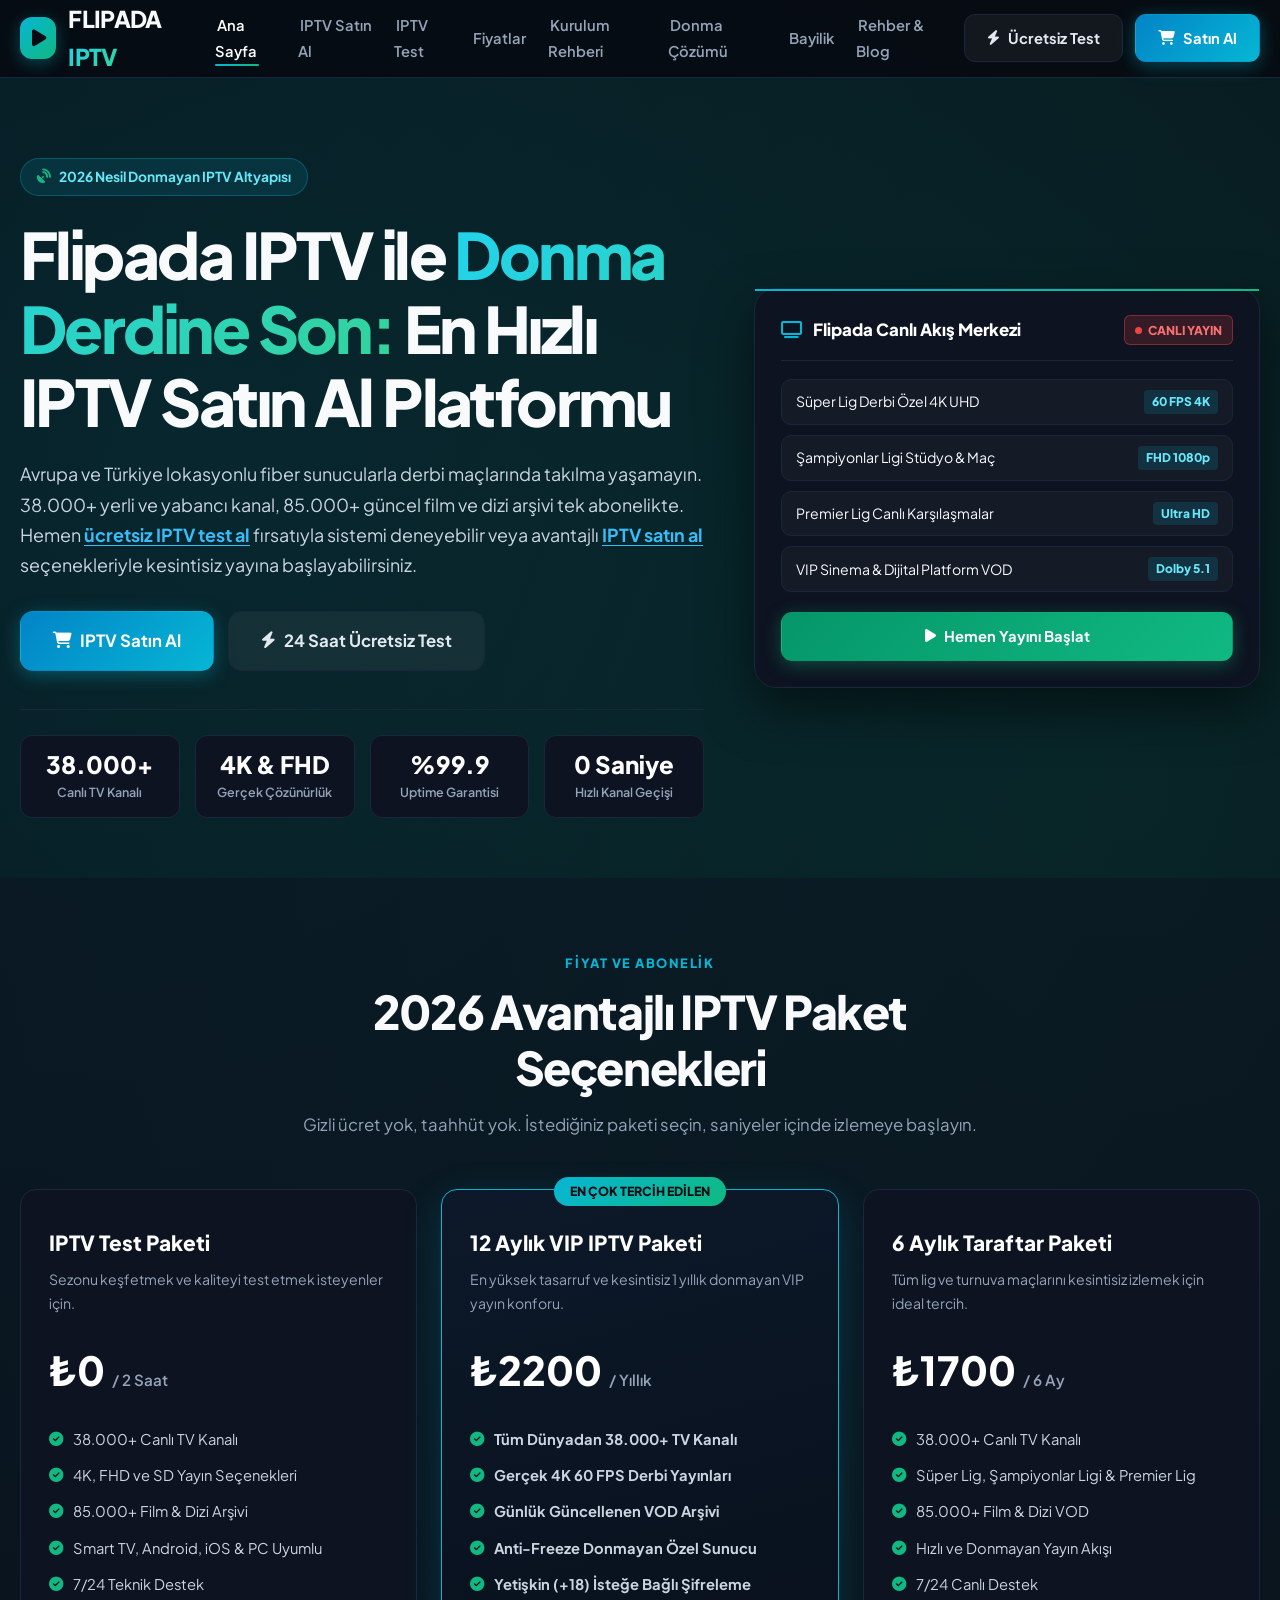
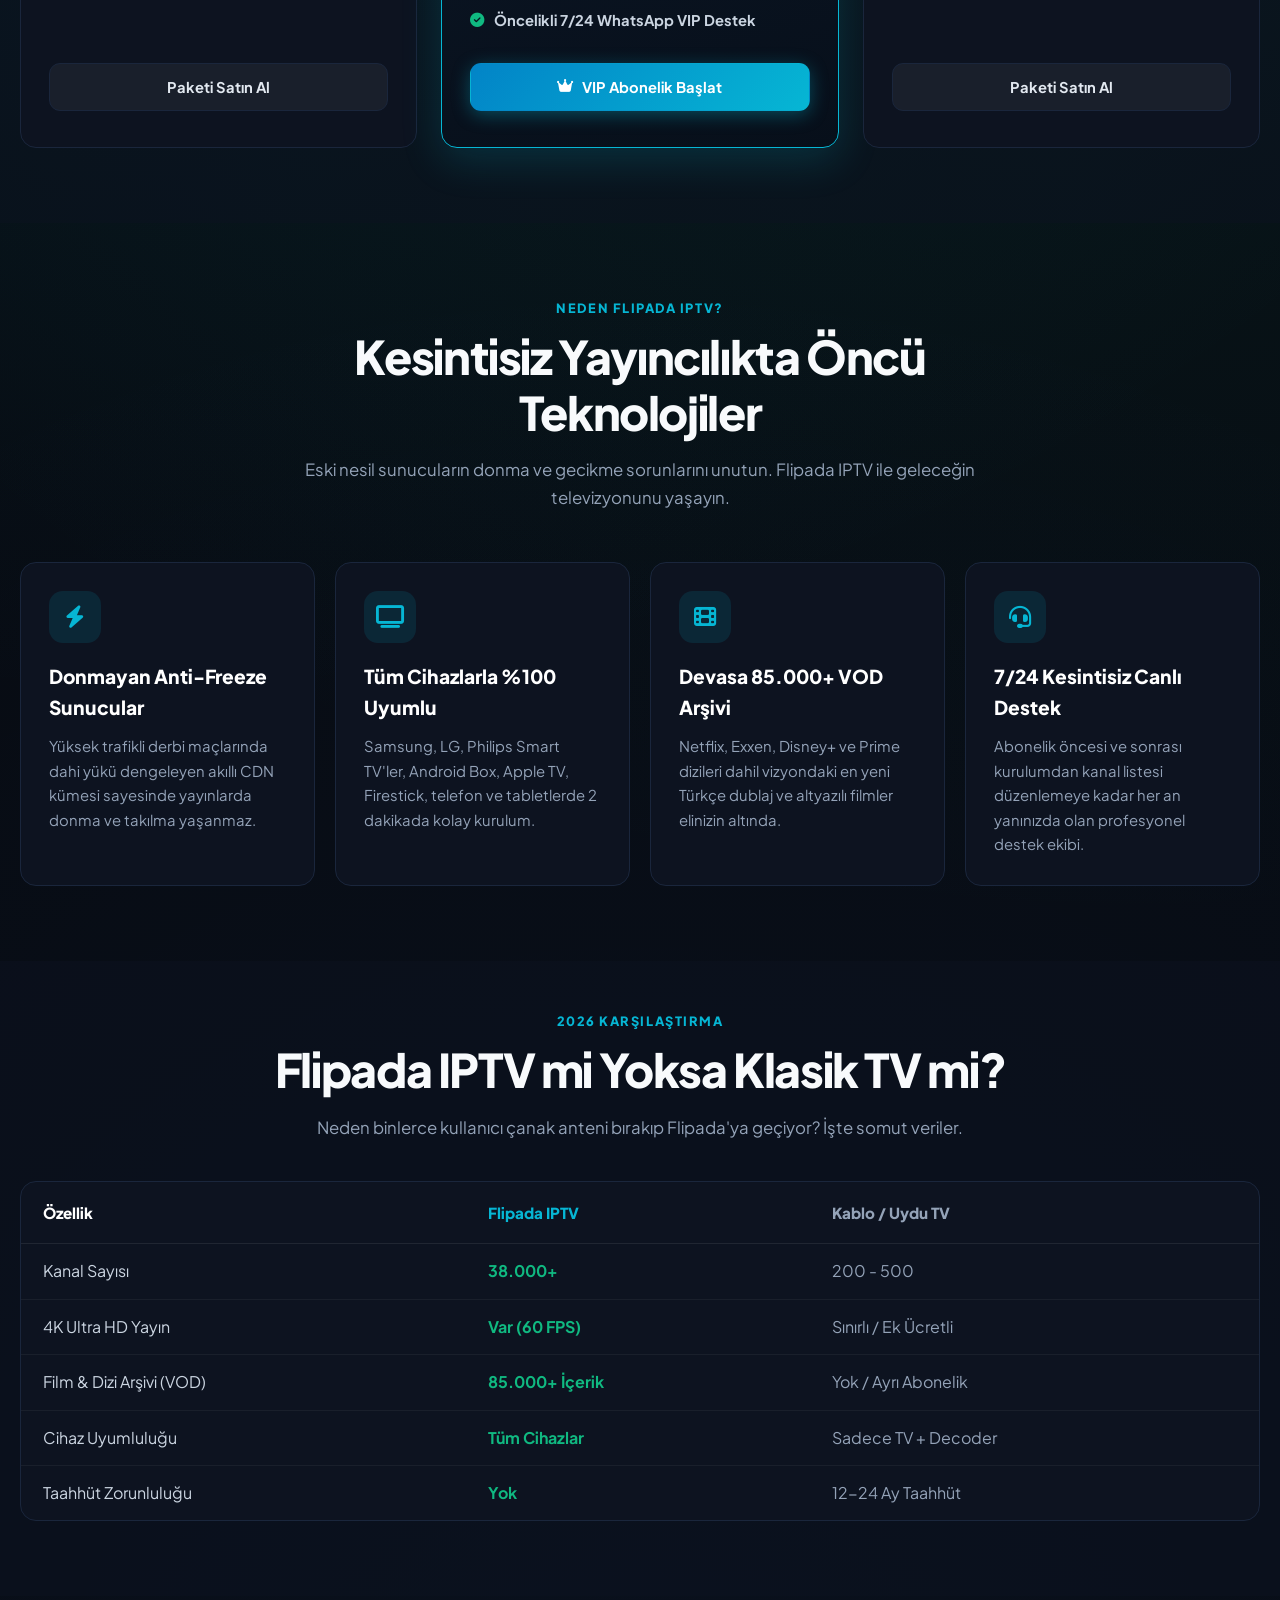
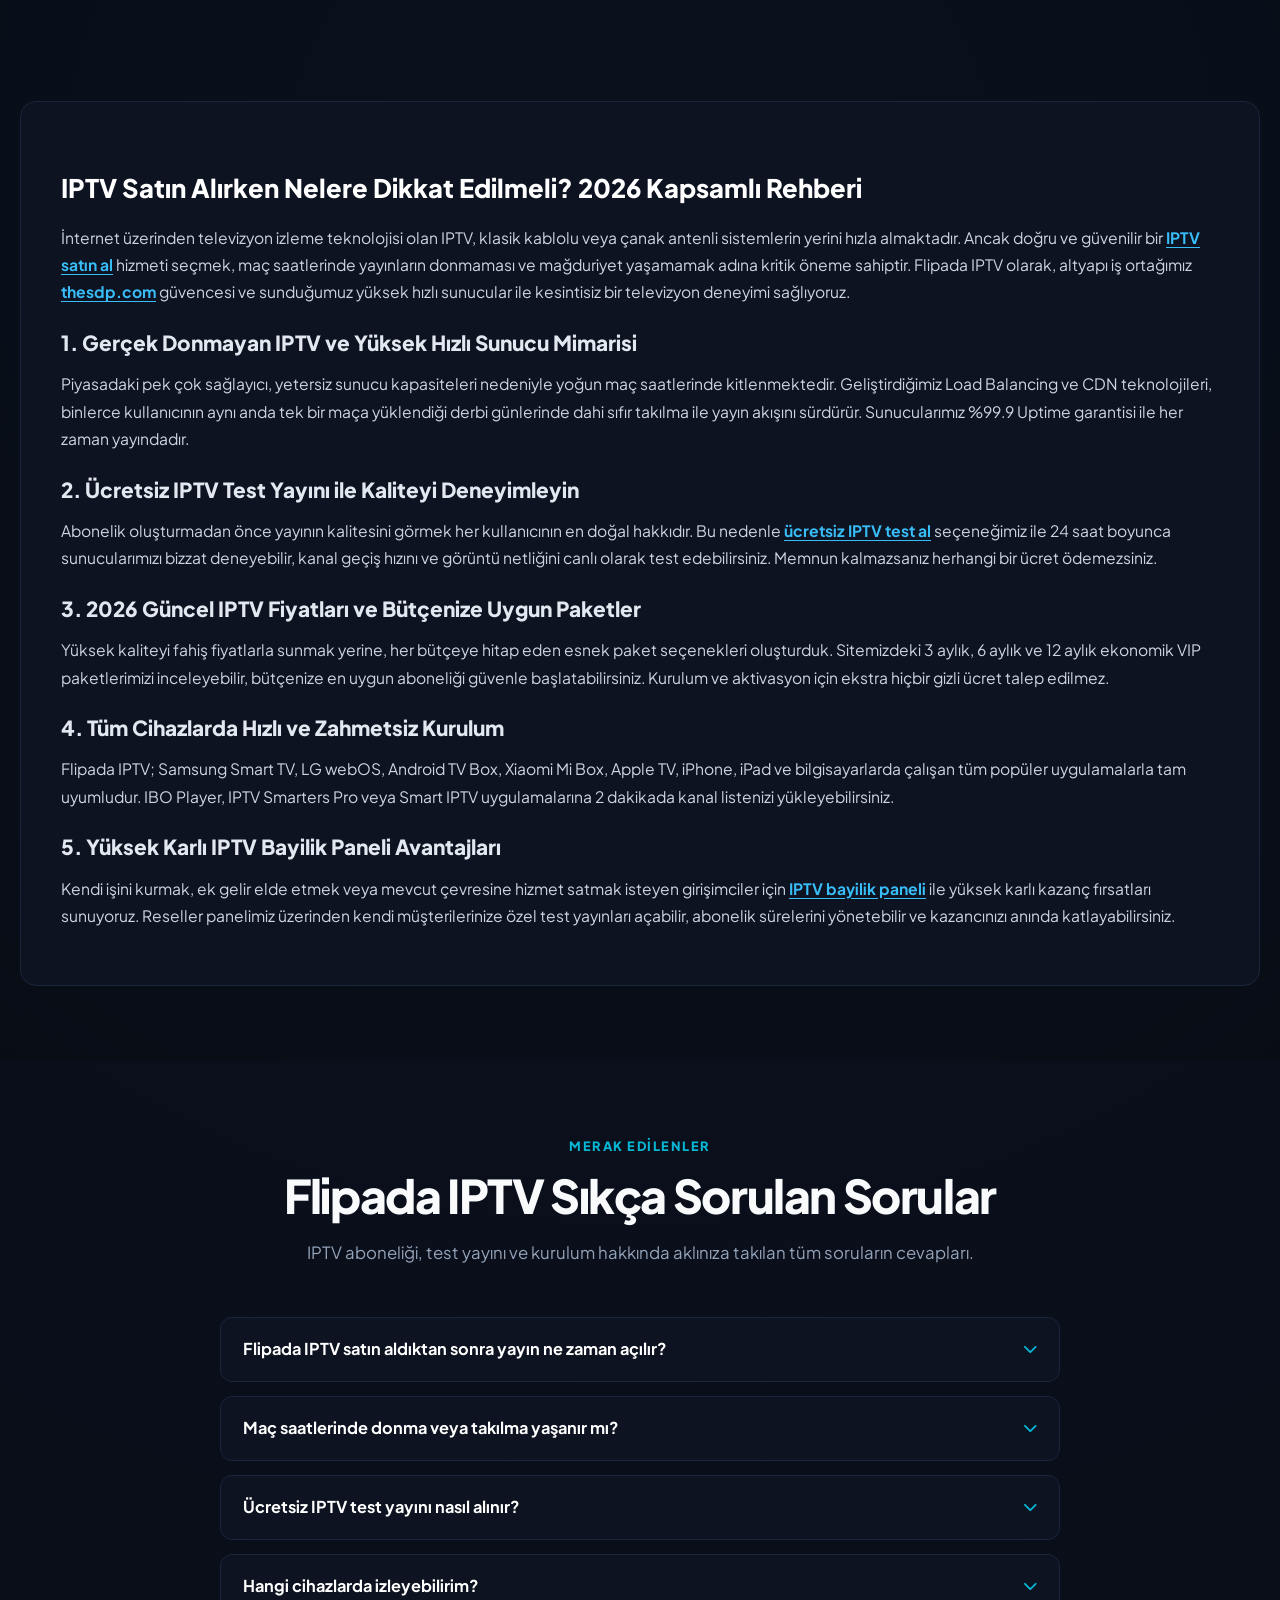
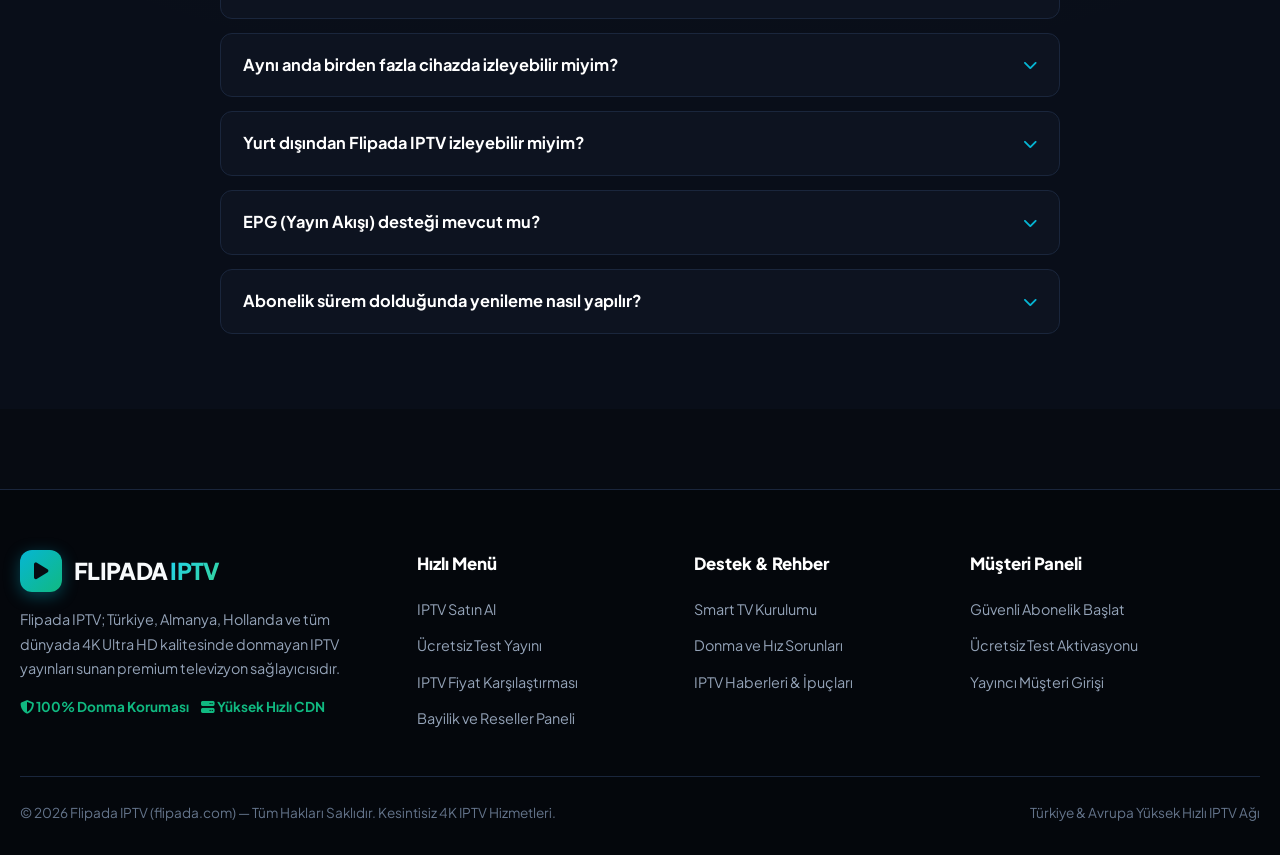
<file: index.html>
<!DOCTYPE html>
<html lang="tr">
<head>
<meta charset="UTF-8">
<meta name="viewport" content="width=device-width, initial-scale=1.0">
<title>IPTV | IPTV Satın Al ve Test Al Hemen İzlemeye Başla - Flipada</title>
<link rel="icon" type="image/svg+xml" href="data:image/svg+xml,<svg xmlns='http://www.w3.org/2000/svg' viewBox='0 0 100 100'><circle cx='50' cy='50' r='50' fill='%2310b981'/><polygon points='38,30 38,70 70,50' fill='%23ffffff'/></svg>">
<meta name="description" content="Flipada IPTV ile maç saatlerinde takılmayan, donmayan IPTV satın al deneyimi! 38.000+ canlı kanal, 4K Ultra HD spor ve sinema yayınları. 24 saat ücretsiz IPTV test yayını hemen al!">
<meta name="keywords" content="iptv, ip tv, iptv satın al, iptv test, donmayan iptv, iptv fiyatları, 4k iptv, türkiye iptv, kaliteli iptv, iptv abonelik, kesintisiz maç yayını">
<meta name="robots" content="index, follow, max-image-preview:large, max-snippet:-1">
<link rel="canonical" href="https://flipada.com/">
<meta property="og:type" content="website">
<meta property="og:locale" content="tr_TR">
<meta property="og:title" content="IPTV | IPTV Satın Al ve Test Al Hemen İzlemeye Başla - Flipada">
<meta property="og:description" content="Flipada IPTV ile maç saatlerinde takılmayan, donmayan IPTV satın al deneyimi! 38.000+ canlı kanal, 4K Ultra HD spor ve sinema yayınları. 24 saat ücretsiz IPTV test yayını hemen al!">
<meta property="og:url" content="https://flipada.com/">
<meta property="og:site_name" content="Flipada IPTV">
<link rel="preconnect" href="https://fonts.googleapis.com">
<link rel="preconnect" href="https://fonts.gstatic.com" crossorigin>
<link href="https://fonts.googleapis.com/css2?family=Plus+Jakarta+Sans:wght@400;500;600;700;800;900&display=swap" rel="stylesheet">
<link rel="stylesheet" href="https://cdnjs.cloudflare.com/ajax/libs/font-awesome/6.5.2/css/all.min.css">
<link rel="stylesheet" href="/style.css">
<script async src="https://www.googletagmanager.com/gtag/js?id=G-ZLDJF1M7FE"></script>
<script>
window.dataLayer = window.dataLayer || [];
function gtag(){dataLayer.push(arguments);}
gtag('js', new Date());
gtag('config', 'G-ZLDJF1M7FE');
</script>
<script type="application/ld+json">
{
"@context": "https://schema.org",
"@type": "FAQPage",
"mainEntity": [
{
"@type": "Question",
"name": "Flipada IPTV satın aldıktan sonra yayın ne zaman açılır?",
"acceptedAnswer": {
"@type": "Answer",
"text": "Ödemeniz onaylandığı anda M3U linkiniz ve Xtream Codes API bilgileriniz otomatik olarak oluşturulur ve WhatsApp ya da e-posta adresinize 2-5 dakika içinde teslim edilir."
}
},
{
"@type": "Question",
"name": "Maç saatlerinde donma veya takılma yaşanır mı?",
"acceptedAnswer": {
"@type": "Answer",
"text": "Hayır. Flipada IPTV, Avrupa genelindeki dağıtık Tier-3 veri merkezlerinde barındırılan anti-freeze sunucular kullanır. Minimum 16 Mbps internet bağlantınız olduğu sürece derbilerde donma yaşamazsınız."
}
},
{
"@type": "Question",
"name": "Ücretsiz IPTV test yayını nasıl alınır?",
"acceptedAnswer": {
"@type": "Answer",
"text": "IPTV Test sayfamızdaki formu doldurarak veya canlı destek hattımızla iletişime geçerek anında 24 saatlik deneme hesabınızı ücretsiz aktive edebilirsiniz."
}
},
{
"@type": "Question",
"name": "Hangi cihazlarda izleyebilirim?",
"acceptedAnswer": {
"@type": "Answer",
"text": "Samsung ve LG Smart TV'ler, tüm Android TV ve TV Box'lar, Apple TV, iOS cihazlar, Windows ve Mac bilgisayarlar dahil tüm platformlarda kesintisiz izleyebilirsiniz."
}
},
{
"@type": "Question",
"name": "Aynı anda birden fazla cihazda izleyebilir miyim?",
"acceptedAnswer": {
"@type": "Answer",
"text": "Standart aboneliklerimiz tek cihaz eşzamanlı izleme içindir. Dilerseniz ek bağlantı opsiyonu ile aynı anda 2 veya daha fazla cihazda izleme paketlerimizi tercih edebilirsiniz."
}
},
{
"@type": "Question",
"name": "Yurt dışından Flipada IPTV izleyebilir miyim?",
"acceptedAnswer": {
"@type": "Answer",
"text": "Evet. Sunucularımız Avrupa lokasyonlu olduğu için Almanya, Hollanda, Fransa ve İngiltere başta olmak üzere tüm Avrupa ülkelerinden 4K kalitesinde kesintisiz yayın izleyebilirsiniz."
}
},
{
"@type": "Question",
"name": "EPG (Yayın Akışı) desteği mevcut mu?",
"acceptedAnswer": {
"@type": "Answer",
"text": "Evet. Kanallarımızın büyük bir bölümünde 7 günlük EPG (Elektronik Program Rehberi) desteği bulunur. Hangi dizinin veya maçın saat kaçta başlayacağını ekranınızdan görebilirsiniz."
}
},
{
"@type": "Question",
"name": "Abonelik sürem dolduğunda yenileme nasıl yapılır?",
"acceptedAnswer": {
"@type": "Answer",
"text": "Abonelik süreniz dolmadan 3 gün önce size otomatik hatırlatma gönderilir. Destek hattımız üzerinden tek tıkla yenileme yapabilir, mevcut kanal listeniz değişmeden izlemeye devam edebilirsiniz."
}
}
]
}
</script>
<script type="application/ld+json">
{
"@context": "https://schema.org",
"@type": "WebSite",
"name": "Flipada IPTV",
"url": "https://flipada.com/",
"potentialAction": {
"@type": "SearchAction",
"target": "https://flipada.com/?q={search_term_string}",
"query-input": "required name=search_term_string"
}
}
</script>
<style>
:root {
--bg: #070b12;
--surface: #0d1320;
--surface-hover: #131c2e;
--surface-border: #1a263c;
--primary: #06b6d4;
--primary-glow: rgba(6, 182, 212, 0.35);
--accent: #10b981;
--accent-glow: rgba(16, 185, 129, 0.35);
--blue: #3b82f6;
--amber: #f59e0b;
--text: #f8fafc;
--text-muted: #94a3b8;
--text-dim: #64748b;
--max-w: 1240px;
--radius: 16px;
--transition: all 0.25s cubic-bezier(0.4, 0, 0.2, 1);
}
* { box-sizing: border-box; margin: 0; padding: 0; }
html {
scroll-behavior: smooth;
font-family: 'Plus Jakarta Sans', system-ui, -apple-system, sans-serif;
background-color: var(--bg);
color: var(--text);
line-height: 1.65;
}
body {
background:
radial-gradient(circle at 12% 8%, rgba(6, 182, 212, 0.12), transparent 35%),
radial-gradient(circle at 88% 14%, rgba(16, 185, 129, 0.10), transparent 35%),
radial-gradient(circle at 50% 60%, rgba(59, 130, 246, 0.05), transparent 45%),
var(--bg);
min-height: 100vh;
overflow-x: hidden;
}
a { color: inherit; text-decoration: none; transition: var(--transition); }
img { max-width: 100%; height: auto; }
.container { width: min(var(--max-w), calc(100% - 40px)); margin: 0 auto; }
header.site-header {
position: sticky; top: 0; z-index: 1000;
background: rgba(7, 11, 18, 0.92);
backdrop-filter: blur(16px);
-webkit-backdrop-filter: blur(16px);
border-bottom: 1px solid var(--surface-border);
}
.nav-wrap {
display: flex; align-items: center; justify-content: space-between;
min-height: 76px; gap: 20px;
}
.logo {
display: flex; align-items: center; gap: 12px;
font-size: 1.45rem; font-weight: 900; letter-spacing: -0.03em;
}
.logo-badge {
width: 42px; height: 42px; border-radius: 12px;
background: linear-gradient(135deg, var(--primary), var(--accent));
display: flex; align-items: center; justify-content: center;
color: #070b12; font-size: 1.2rem; font-weight: 900; box-shadow: 0 4px 16px var(--primary-glow);
}
.logo span {
background: linear-gradient(135deg, #22d3ee, #34d399);
-webkit-background-clip: text; -webkit-text-fill-color: transparent;
}
.nav-links { display: flex; align-items: center; gap: 20px; list-style: none; }
.nav-links a {
font-size: 0.92rem; font-weight: 600; color: var(--text-muted);
position: relative; padding: 6px 2px;
}
.nav-links a:hover, .nav-links a.active { color: #fff; }
.nav-links a.active::after {
content: ''; position: absolute; bottom: 0; left: 0; width: 100%; height: 2px;
background: linear-gradient(90deg, var(--primary), var(--accent));
border-radius: 2px;
}
.header-actions { display: flex; align-items: center; gap: 12px; }
.btn {
display: inline-flex; align-items: center; justify-content: center;
gap: 8px; padding: 11px 22px; border-radius: 11px;
font-weight: 700; font-size: 0.92rem; cursor: pointer;
border: 1px solid transparent; transition: var(--transition);
text-align: center; white-space: nowrap;
}
.btn-primary {
background: linear-gradient(135deg, #0284c7, #06b6d4);
color: #fff; box-shadow: 0 4px 18px var(--primary-glow);
}
.btn-primary:hover {
transform: translateY(-2px); box-shadow: 0 8px 25px var(--primary-glow); filter: brightness(1.1);
}
.btn-accent {
background: linear-gradient(135deg, #059669, #10b981);
color: #fff; box-shadow: 0 4px 18px var(--accent-glow);
}
.btn-accent:hover {
transform: translateY(-2px); box-shadow: 0 8px 25px var(--accent-glow); filter: brightness(1.1);
}
.btn-ghost {
background: rgba(255, 255, 255, 0.05); color: #e2e8f0;
border: 1px solid var(--surface-border);
}
.btn-ghost:hover {
background: rgba(255, 255, 255, 0.1); border-color: rgba(255, 255, 255, 0.2); transform: translateY(-2px);
}
.btn-lg { padding: 15px 32px; font-size: 1.05rem; border-radius: 13px; }
.mobile-toggle {
display: none; background: transparent; border: none;
color: #fff; font-size: 1.5rem; cursor: pointer; padding: 6px;
}
.mobile-nav-panel {
display: none !important;
position: fixed; top: 0; right: -100%; width: 85%; max-width: 320px; height: 100vh;
background: #090e18; border-left: 1px solid var(--surface-border);
z-index: 2000; padding: 25px 20px; flex-direction: column;
transition: right 0.25s ease;
}
.mobile-nav-panel.open { display: flex !important; right: 0; }
.mobile-backdrop {
position: fixed; top: 0; left: 0; width: 100vw; height: 100vh;
background: rgba(0,0,0,0.7); z-index: 1999; display: none;
}
.mobile-backdrop.open { display: block; }
.mobile-panel-top { display: flex; justify-content: space-between; align-items: center; margin-bottom: 25px; }
.mobile-close-btn { background: transparent; border: none; color: #fff; font-size: 1.4rem; cursor: pointer; }
.mobile-menu-list { list-style: none; display: flex; flex-direction: column; gap: 16px; }
.mobile-menu-list a { font-size: 1.05rem; font-weight: 700; color: #e2e8f0; }
@media (min-width: 769px) {
.mobile-nav-panel, .mobile-backdrop, .mobile-toggle { display: none !important; }
}
.hero-sec { padding: 80px 0 60px; position: relative; }
.hero-split { display: grid; grid-template-columns: 1.15fr 0.85fr; gap: 50px; align-items: center; }
.pill-badge {
display: inline-flex; align-items: center; gap: 8px;
background: rgba(6, 182, 212, 0.12); border: 1px solid rgba(6, 182, 212, 0.3);
color: #67e8f9; padding: 7px 16px; border-radius: 999px;
font-size: 0.86rem; font-weight: 700; margin-bottom: 22px;
}
.pill-badge i { color: var(--accent); }
h1.hero-h1 {
font-size: clamp(2.3rem, 5vw, 4rem); font-weight: 900;
line-height: 1.15; letter-spacing: -0.04em; margin-bottom: 20px;
}
h1.hero-h1 span {
background: linear-gradient(135deg, #22d3ee, #34d399);
-webkit-background-clip: text; -webkit-text-fill-color: transparent;
}
p.hero-lead {
font-size: 1.12rem; color: #cbd5e1; line-height: 1.7; margin-bottom: 30px;
}
.hero-actions { display: flex; gap: 14px; flex-wrap: wrap; margin-bottom: 38px; }
.stat-strip {
display: grid; grid-template-columns: repeat(4, 1fr); gap: 15px;
padding-top: 25px; border-top: 1px solid var(--surface-border);
}
.stat-box {
background: var(--surface); border: 1px solid var(--surface-border);
padding: 14px; border-radius: 12px; text-align: center;
}
.stat-box .num { font-size: 1.5rem; font-weight: 900; color: #fff; line-height: 1.2; }
.stat-box .desc { font-size: 0.78rem; color: var(--text-muted); font-weight: 600; margin-top: 4px; }
.hero-preview {
background: var(--surface); border: 1px solid var(--surface-border);
border-radius: 22px; padding: 26px; box-shadow: 0 20px 50px rgba(0,0,0,0.5);
position: relative;
}
.hero-preview::before {
content: ''; position: absolute; top: 0; left: 0; right: 0; height: 2px;
background: linear-gradient(90deg, var(--primary), var(--accent));
}
.preview-top {
display: flex; justify-content: space-between; align-items: center;
padding-bottom: 15px; margin-bottom: 18px; border-bottom: 1px solid var(--surface-border);
}
.preview-title { font-size: 1.05rem; font-weight: 800; color: #fff; }
.live-pill {
background: rgba(239, 68, 68, 0.18); border: 1px solid rgba(239, 68, 68, 0.4);
color: #f87171; font-size: 0.76rem; font-weight: 800; padding: 4px 10px; border-radius: 6px;
display: flex; align-items: center; gap: 6px;
}
.live-dot { width: 7px; height: 7px; border-radius: 50%; background: #ef4444; }
.preview-channels { display: flex; flex-direction: column; gap: 10px; margin-bottom: 20px; }
.channel-row {
display: flex; justify-content: space-between; align-items: center;
background: rgba(255, 255, 255, 0.03); border: 1px solid var(--surface-border);
padding: 10px 14px; border-radius: 10px; font-size: 0.88rem;
}
.channel-row .res {
background: rgba(6, 182, 212, 0.15); color: #67e8f9;
font-size: 0.75rem; font-weight: 800; padding: 2px 8px; border-radius: 4px;
}
section.main-sec { padding: 75px 0; }
section.main-sec.alt { background: rgba(13, 19, 32, 0.5); }
.sec-header { max-width: 760px; margin: 0 auto 50px; text-align: center; }
.sec-badge {
font-size: 0.8rem; font-weight: 800; text-transform: uppercase;
letter-spacing: 0.12em; color: var(--primary); margin-bottom: 10px;
}
h2.sec-title {
font-size: clamp(2rem, 3.8vw, 2.9rem); font-weight: 900;
line-height: 1.2; letter-spacing: -0.03em; margin-bottom: 16px;
}
p.sec-sub { font-size: 1.05rem; color: var(--text-muted); }
.grid-3 { display: grid; grid-template-columns: repeat(3, 1fr); gap: 24px; }
.grid-4 { display: grid; grid-template-columns: repeat(4, 1fr); gap: 20px; }
.grid-2 { display: grid; grid-template-columns: 1fr 1fr; gap: 30px; }
.pricing-card {
background: var(--surface); border: 1px solid var(--surface-border);
border-radius: var(--radius); padding: 36px 28px; display: flex;
flex-direction: column; position: relative; transition: var(--transition);
}
.pricing-card:hover {
transform: translateY(-5px); border-color: rgba(6, 182, 212, 0.4);
box-shadow: 0 15px 40px rgba(0,0,0,0.4);
}
.pricing-card.featured {
border-color: var(--primary);
background: linear-gradient(165deg, rgba(13, 25, 42, 0.95), rgba(7, 15, 26, 0.98));
box-shadow: 0 12px 40px rgba(6, 182, 212, 0.18);
}
.featured-tag {
position: absolute; top: -13px; left: 50%; transform: translateX(-50%);
background: linear-gradient(135deg, var(--primary), var(--accent));
color: #070b12; font-size: 0.78rem; font-weight: 900;
padding: 4px 16px; border-radius: 999px; text-transform: uppercase;
}
.plan-name { font-size: 1.3rem; font-weight: 800; margin-bottom: 8px; color: #fff; }
.plan-desc { font-size: 0.88rem; color: var(--text-muted); margin-bottom: 22px; }
.plan-price { font-size: 2.5rem; font-weight: 900; color: #fff; margin-bottom: 24px; }
.plan-price span { font-size: 0.95rem; font-weight: 600; color: var(--text-muted); }
.plan-features { list-style: none; display: flex; flex-direction: column; gap: 12px; margin-bottom: 30px; flex: 1; }
.plan-features li {
display: flex; align-items: center; gap: 10px;
font-size: 0.92rem; color: #cbd5e1;
}
.plan-features li i { color: var(--accent); font-size: 0.9rem; }
.feat-card {
background: var(--surface); border: 1px solid var(--surface-border);
border-radius: var(--radius); padding: 28px; transition: var(--transition);
}
.feat-card:hover {
transform: translateY(-4px); background: var(--surface-hover);
border-color: rgba(6, 182, 212, 0.35);
}
.feat-icon {
width: 52px; height: 52px; border-radius: 14px;
background: rgba(6, 182, 212, 0.12); color: var(--primary);
display: flex; align-items: center; justify-content: center;
font-size: 1.4rem; margin-bottom: 18px;
}
.feat-card h3 { font-size: 1.2rem; font-weight: 800; margin-bottom: 10px; color: #fff; }
.feat-card p { font-size: 0.93rem; color: var(--text-muted); line-height: 1.65; }
.faq-wrap { max-width: 840px; margin: 0 auto; display: flex; flex-direction: column; gap: 14px; }
.faq-item {
background: var(--surface); border: 1px solid var(--surface-border);
border-radius: 12px; overflow: hidden; transition: var(--transition);
}
.faq-q {
padding: 18px 22px; cursor: pointer; display: flex;
align-items: center; justify-content: space-between; gap: 15px;
font-weight: 700; font-size: 1.02rem; color: #fff;
}
.faq-q i { color: var(--primary); transition: transform 0.25s ease; font-size: 0.9rem; }
.faq-a {
max-height: 0; overflow: hidden; transition: max-height 0.3s ease, padding 0.3s ease;
padding: 0 22px; font-size: 0.93rem; color: var(--text-muted); line-height: 1.7;
}
.faq-item.active { border-color: rgba(6, 182, 212, 0.4); background: var(--surface-hover); }
.faq-item.active .faq-q i { transform: rotate(180deg); }
.faq-item.active .faq-a { max-height: 400px; padding-bottom: 20px; }
a.intext-link {
color: #38bdf8; font-weight: 700; text-decoration: underline; text-underline-offset: 3px;
}
a.intext-link:hover { color: #7dd3fc; }
.article-body {
background: var(--surface); border: 1px solid var(--surface-border);
border-radius: var(--radius); padding: 40px; margin-top: 30px;
}
.article-body h2 { font-size: 1.6rem; font-weight: 800; color: #fff; margin: 25px 0 14px; }
.article-body h3 { font-size: 1.3rem; font-weight: 800; color: #e2e8f0; margin: 20px 0 10px; }
.article-body p { font-size: 0.98rem; color: #cbd5e1; line-height: 1.75; margin-bottom: 16px; }
.article-body ul { margin: 15px 0 20px 22px; color: #cbd5e1; line-height: 1.8; }
footer.site-footer {
background: #04070c; border-top: 1px solid var(--surface-border);
padding: 60px 0 30px; margin-top: 80px;
}
.footer-cols { display: grid; grid-template-columns: 1.5fr 1fr 1fr 1.2fr; gap: 35px; margin-bottom: 45px; }
.footer-col h4 { font-size: 1.05rem; font-weight: 800; color: #fff; margin-bottom: 18px; }
.footer-col ul { list-style: none; display: flex; flex-direction: column; gap: 10px; }
.footer-col ul a { color: var(--text-muted); font-size: 0.9rem; }
.footer-col ul a:hover { color: var(--primary); padding-left: 3px; }
.footer-bottom {
padding-top: 25px; border-top: 1px solid var(--surface-border);
display: flex; justify-content: space-between; font-size: 0.85rem; color: var(--text-dim);
}
@media (max-width: 992px) {
.hero-split, .grid-3 { grid-template-columns: 1fr; }
.grid-4 { grid-template-columns: 1fr 1fr; }
.footer-cols { grid-template-columns: 1fr 1fr; }
.stat-strip { grid-template-columns: 1fr 1fr; }
}
@media (max-width: 768px) {
.nav-links, .header-actions .btn-ghost { display: none; }
.mobile-toggle { display: block; }
.grid-4, .grid-2 { grid-template-columns: 1fr; }
.footer-cols { grid-template-columns: 1fr; }
.footer-bottom { flex-direction: column; gap: 10px; text-align: center; }
.article-body { padding: 22px; }
}
</style>
</head>
<body>
<header class="site-header">
<div class="container nav-wrap">
<a href="/" class="logo" aria-label="Flipada IPTV">
<div class="logo-badge"><i class="fas fa-play"></i></div>
<div>FLIPADA <span>IPTV</span></div>
</a>
<ul class="nav-links">
<li><a href="/" class="active">Ana Sayfa</a></li>
<li><a href="#paketler">IPTV Satın Al</a></li>
<li><a href="#paketler">IPTV Test</a></li>
<li><a href="#paketler">Fiyatlar</a></li>
<li><a href="#rehber">Kurulum Rehberi</a></li>
<li><a href="#rehber">Donma Çözümü</a></li>
<li><a href="#paketler">Bayilik</a></li>
<li><a href="#rehber">Rehber &amp; Blog</a></li>
</ul>
<div class="header-actions">
<a href="#paketler" class="btn btn-ghost"><i class="fas fa-bolt"></i> Ücretsiz Test</a>
<a href="#paketler" class="btn btn-primary"><i class="fas fa-shopping-cart"></i> Satın Al</a>
<button class="mobile-toggle" id="mobileToggle" aria-label="Menüyü Aç"><i class="fas fa-bars"></i></button>
</div>
</div>
</header>
<div class="mobile-backdrop" id="mobileBackdrop"></div>
<div class="mobile-nav-panel" id="mobileNavPanel">
<div class="mobile-panel-top">
<div class="logo">
<div class="logo-badge"><i class="fas fa-play"></i></div>
<div>FLIPADA <span>IPTV</span></div>
</div>
<button class="mobile-close-btn" id="mobileCloseBtn"><i class="fas fa-times"></i></button>
</div>
<ul class="mobile-menu-list">
<li><a href="/">Ana Sayfa</a></li>
<li><a href="#paketler">IPTV Satın Al</a></li>
<li><a href="#paketler">Ücretsiz IPTV Test</a></li>
<li><a href="#paketler">IPTV Fiyat Listesi</a></li>
<li><a href="#rehber">Cihaz Kurulum Kılavuzu</a></li>
<li><a href="#rehber">Donma &amp; Takılma Çözümü</a></li>
<li><a href="#paketler">IPTV Bayilik Paneli</a></li>
<li><a href="#rehber">Blog &amp; Haberler</a></li>
</ul>
<div style="margin-top:auto; display:flex; flex-direction:column; gap:12px; padding-top:20px;">
<a href="#paketler" class="btn btn-ghost" style="width:100%">Ücretsiz Test Al</a>
<a href="#paketler" class="btn btn-primary" style="width:100%">IPTV Satın Al</a>
</div>
</div>
<section class="hero-sec">
<div class="container hero-split">
<div>
<div class="pill-badge">
<i class="fas fa-satellite-dish"></i> 2026 Nesil Donmayan IPTV Altyapısı
</div>
<h1 class="hero-h1">
Flipada IPTV ile <span>Donma Derdine Son:</span> En Hızlı IPTV Satın Al Platformu
</h1>
<p class="hero-lead">
Avrupa ve Türkiye lokasyonlu fiber sunucularla derbi maçlarında takılma yaşamayın. 38.000+ yerli ve yabancı kanal, 85.000+ güncel film ve dizi arşivi tek abonelikte. Hemen <a href="#paketler" class="intext-link">ücretsiz IPTV test al</a> fırsatıyla sistemi deneyebilir veya avantajlı <a href="#paketler" class="intext-link">IPTV satın al</a> seçenekleriyle kesintisiz yayına başlayabilirsiniz.
</p>
<div class="hero-actions">
<a href="#paketler" class="btn btn-primary btn-lg">
<i class="fas fa-shopping-cart"></i> IPTV Satın Al
</a>
<a href="#paketler" class="btn btn-ghost btn-lg">
<i class="fas fa-bolt"></i> 24 Saat Ücretsiz Test
</a>
</div>
<div class="stat-strip">
<div class="stat-box">
<div class="num">38.000+</div>
<div class="desc">Canlı TV Kanalı</div>
</div>
<div class="stat-box">
<div class="num">4K &amp; FHD</div>
<div class="desc">Gerçek Çözünürlük</div>
</div>
<div class="stat-box">
<div class="num">%99.9</div>
<div class="desc">Uptime Garantisi</div>
</div>
<div class="stat-box">
<div class="num">0 Saniye</div>
<div class="desc">Hızlı Kanal Geçişi</div>
</div>
</div>
</div>
<div>
<div class="hero-preview">
<div class="preview-top">
<div class="preview-title"><i class="fas fa-tv" style="color:var(--primary); margin-right:8px;"></i> Flipada Canlı Akış Merkezi</div>
<div class="live-pill"><div class="live-dot"></div> CANLI YAYIN</div>
</div>
<div class="preview-channels">
<div class="channel-row">
<span>Süper Lig Derbi Özel 4K UHD</span>
<span class="res">60 FPS 4K</span>
</div>
<div class="channel-row">
<span>Şampiyonlar Ligi Stüdyo &amp; Maç</span>
<span class="res">FHD 1080p</span>
</div>
<div class="channel-row">
<span>Premier Lig Canlı Karşılaşmalar</span>
<span class="res">Ultra HD</span>
</div>
<div class="channel-row">
<span>VIP Sinema &amp; Dijital Platform VOD</span>
<span class="res">Dolby 5.1</span>
</div>
</div>
<a href="#paketler" class="btn btn-accent" style="width:100%">
<i class="fas fa-play"></i> Hemen Yayını Başlat
</a>
</div>
</div>
</div>
</section>
<section class="main-sec alt" id="paketler">
<div class="container">
<div class="sec-header">
<div class="sec-badge">FİYAT VE ABONELİK</div>
<h2 class="sec-title">2026 Avantajlı IPTV Paket Seçenekleri</h2>
<p class="sec-sub">Gizli ücret yok, taahhüt yok. İstediğiniz paketi seçin, saniyeler içinde izlemeye başlayın.</p>
</div>
<div class="grid-3">
<div class="pricing-card">
<div class="plan-name">IPTV Test Paketi</div>
<div class="plan-desc">Sezonu keşfetmek ve kaliteyi test etmek isteyenler için.</div>
<div class="plan-price">₺0 <span>/ 2 Saat</span></div>
<ul class="plan-features">
<li><i class="fas fa-check-circle"></i> 38.000+ Canlı TV Kanalı</li>
<li><i class="fas fa-check-circle"></i> 4K, FHD ve SD Yayın Seçenekleri</li>
<li><i class="fas fa-check-circle"></i> 85.000+ Film &amp; Dizi Arşivi</li>
<li><i class="fas fa-check-circle"></i> Smart TV, Android, iOS &amp; PC Uyumlu</li>
<li><i class="fas fa-check-circle"></i> 7/24 Teknik Destek</li>
</ul>
<a href="#paketler" class="btn btn-ghost" style="width:100%">Paketi Satın Al</a>
</div>
<div class="pricing-card featured">
<div class="featured-tag">EN ÇOK TERCİH EDİLEN</div>
<div class="plan-name">12 Aylık VIP IPTV Paketi</div>
<div class="plan-desc">En yüksek tasarruf ve kesintisiz 1 yıllık donmayan VIP yayın konforu.</div>
<div class="plan-price">₺2200 <span>/ Yıllık</span></div>
<ul class="plan-features">
<li><i class="fas fa-check-circle"></i> <strong>Tüm Dünyadan 38.000+ TV Kanalı</strong></li>
<li><i class="fas fa-check-circle"></i> <strong>Gerçek 4K 60 FPS Derbi Yayınları</strong></li>
<li><i class="fas fa-check-circle"></i> <strong>Günlük Güncellenen VOD Arşivi</strong></li>
<li><i class="fas fa-check-circle"></i> <strong>Anti-Freeze Donmayan Özel Sunucu</strong></li>
<li><i class="fas fa-check-circle"></i> <strong>Yetişkin (+18) İsteğe Bağlı Şifreleme</strong></li>
<li><i class="fas fa-check-circle"></i> <strong>Öncelikli 7/24 WhatsApp VIP Destek</strong></li>
</ul>
<a href="#paketler" class="btn btn-primary" style="width:100%">
<i class="fas fa-crown"></i> VIP Abonelik Başlat
</a>
</div>
<div class="pricing-card">
<div class="plan-name">6 Aylık Taraftar Paketi</div>
<div class="plan-desc">Tüm lig ve turnuva maçlarını kesintisiz izlemek için ideal tercih.</div>
<div class="plan-price">₺1700 <span>/ 6 Ay</span></div>
<ul class="plan-features">
<li><i class="fas fa-check-circle"></i> 38.000+ Canlı TV Kanalı</li>
<li><i class="fas fa-check-circle"></i> Süper Lig, Şampiyonlar Ligi &amp; Premier Lig</li>
<li><i class="fas fa-check-circle"></i> 85.000+ Film &amp; Dizi VOD</li>
<li><i class="fas fa-check-circle"></i> Hızlı ve Donmayan Yayın Akışı</li>
<li><i class="fas fa-check-circle"></i> 7/24 Canlı Destek</li>
</ul>
<a href="#paketler" class="btn btn-ghost" style="width:100%">Paketi Satın Al</a>
</div>
</div>
</div>
</section>
<section class="main-sec">
<div class="container">
<div class="sec-header">
<div class="sec-badge">NEDEN FLIPADA IPTV?</div>
<h2 class="sec-title">Kesintisiz Yayıncılıkta Öncü Teknolojiler</h2>
<p class="sec-sub">Eski nesil sunucuların donma ve gecikme sorunlarını unutun. Flipada IPTV ile geleceğin televizyonunu yaşayın.</p>
</div>
<div class="grid-4">
<div class="feat-card">
<div class="feat-icon"><i class="fas fa-bolt"></i></div>
<h3>Donmayan Anti-Freeze Sunucular</h3>
<p>Yüksek trafikli derbi maçlarında dahi yükü dengeleyen akıllı CDN kümesi sayesinde yayınlarda donma ve takılma yaşanmaz.</p>
</div>
<div class="feat-card">
<div class="feat-icon"><i class="fas fa-tv"></i></div>
<h3>Tüm Cihazlarla %100 Uyumlu</h3>
<p>Samsung, LG, Philips Smart TV'ler, Android Box, Apple TV, Firestick, telefon ve tabletlerde 2 dakikada kolay kurulum.</p>
</div>
<div class="feat-card">
<div class="feat-icon"><i class="fas fa-film"></i></div>
<h3>Devasa 85.000+ VOD Arşivi</h3>
<p>Netflix, Exxen, Disney+ ve Prime dizileri dahil vizyondaki en yeni Türkçe dublaj ve altyazılı filmler elinizin altında.</p>
</div>
<div class="feat-card">
<div class="feat-icon"><i class="fas fa-headset"></i></div>
<h3>7/24 Kesintisiz Canlı Destek</h3>
<p>Abonelik öncesi ve sonrası kurulumdan kanal listesi düzenlemeye kadar her an yanınızda olan profesyonel destek ekibi.</p>
</div>
</div>
</div>
</section>

<!-- NEW COMPARISON TABLE SECTION ADDED -->
<section class="main-sec alt" id="karsilastirma" style="padding-top: 50px;">
<div class="container">
<div class="sec-header" style="margin-bottom: 40px;">
<div class="sec-badge">2026 KARŞILAŞTIRMA</div>
<h2 class="sec-title">Flipada IPTV mi Yoksa Klasik TV mi?</h2>
<p class="sec-sub">Neden binlerce kullanıcı çanak anteni bırakıp Flipada'ya geçiyor? İşte somut veriler.</p>
</div>
<div style="background: var(--surface); border: 1px solid var(--surface-border); border-radius: var(--radius); overflow-x: auto;">
<table style="width:100%; border-collapse:collapse; text-align:left;">
<thead>
<tr style="border-bottom: 1px solid rgba(255,255,255,0.08);">
<th style="padding:18px 22px; font-weight:800; color:#fff; font-size:0.95rem;">Özellik</th>
<th style="padding:18px 22px; font-weight:800; color:var(--primary); font-size:0.95rem;">Flipada IPTV</th>
<th style="padding:18px 22px; font-weight:800; color:var(--text-muted); font-size:0.95rem;">Kablo / Uydu TV</th>
</tr>
</thead>
<tbody>
<tr style="border-bottom: 1px solid rgba(255,255,255,0.05);">
<td style="padding:14px 22px; color:#cbd5e1;">Kanal Sayısı</td>
<td style="padding:14px 22px; color:var(--accent); font-weight:700;">38.000+</td>
<td style="padding:14px 22px; color:var(--text-muted);">200 - 500</td>
</tr>
<tr style="border-bottom: 1px solid rgba(255,255,255,0.05);">
<td style="padding:14px 22px; color:#cbd5e1;">4K Ultra HD Yayın</td>
<td style="padding:14px 22px; color:var(--accent); font-weight:700;">Var (60 FPS)</td>
<td style="padding:14px 22px; color:var(--text-muted);">Sınırlı / Ek Ücretli</td>
</tr>
<tr style="border-bottom: 1px solid rgba(255,255,255,0.05);">
<td style="padding:14px 22px; color:#cbd5e1;">Film &amp; Dizi Arşivi (VOD)</td>
<td style="padding:14px 22px; color:var(--accent); font-weight:700;">85.000+ İçerik</td>
<td style="padding:14px 22px; color:var(--text-muted);">Yok / Ayrı Abonelik</td>
</tr>
<tr style="border-bottom: 1px solid rgba(255,255,255,0.05);">
<td style="padding:14px 22px; color:#cbd5e1;">Cihaz Uyumluluğu</td>
<td style="padding:14px 22px; color:var(--accent); font-weight:700;">Tüm Cihazlar</td>
<td style="padding:14px 22px; color:var(--text-muted);">Sadece TV + Decoder</td>
</tr>
<tr>
<td style="padding:14px 22px; color:#cbd5e1;">Taahhüt Zorunluluğu</td>
<td style="padding:14px 22px; color:var(--accent); font-weight:700;">Yok</td>
<td style="padding:14px 22px; color:var(--text-muted);">12-24 Ay Taahhüt</td>
</tr>
</tbody>
</table>
</div>
</div>
</section>

<section class="main-sec" id="rehber">
<div class="container">
<!-- EXPANDED ARTICLE BODY -->
<div class="article-body">
<h2>IPTV Satın Alırken Nelere Dikkat Edilmeli? 2026 Kapsamlı Rehberi</h2>
<p>
İnternet üzerinden televizyon izleme teknolojisi olan IPTV, klasik kablolu veya çanak antenli sistemlerin yerini hızla almaktadır. Ancak doğru ve güvenilir bir <a href="https://thesdp.com/" class="intext-link">IPTV satın al</a> hizmeti seçmek, maç saatlerinde yayınların donmaması ve mağduriyet yaşamamak adına kritik öneme sahiptir. Flipada IPTV olarak, altyapı iş ortağımız <a href="https://thesdp.com/" class="intext-link">thesdp.com</a> güvencesi ve sunduğumuz yüksek hızlı sunucular ile kesintisiz bir televizyon deneyimi sağlıyoruz.
</p>

<h3>1. Gerçek Donmayan IPTV ve Yüksek Hızlı Sunucu Mimarisi</h3>
<p>
Piyasadaki pek çok sağlayıcı, yetersiz sunucu kapasiteleri nedeniyle yoğun maç saatlerinde kitlenmektedir. Geliştirdiğimiz Load Balancing ve CDN teknolojileri, binlerce kullanıcının aynı anda tek bir maça yüklendiği derbi günlerinde dahi sıfır takılma ile yayın akışını sürdürür. Sunucularımız %99.9 Uptime garantisi ile her zaman yayındadır.
</p>

<h3>2. Ücretsiz IPTV Test Yayını ile Kaliteyi Deneyimleyin</h3>
<p>
Abonelik oluşturmadan önce yayının kalitesini görmek her kullanıcının en doğal hakkıdır. Bu nedenle <a href="https://thesdp.com/" class="intext-link">ücretsiz IPTV test al</a> seçeneğimiz ile 24 saat boyunca sunucularımızı bizzat deneyebilir, kanal geçiş hızını ve görüntü netliğini canlı olarak test edebilirsiniz. Memnun kalmazsanız herhangi bir ücret ödemezsiniz.
</p>

<h3>3. 2026 Güncel IPTV Fiyatları ve Bütçenize Uygun Paketler</h3>
<p>
Yüksek kaliteyi fahiş fiyatlarla sunmak yerine, her bütçeye hitap eden esnek paket seçenekleri oluşturduk. Sitemizdeki 3 aylık, 6 aylık ve 12 aylık ekonomik VIP paketlerimizi inceleyebilir, bütçenize en uygun aboneliği güvenle başlatabilirsiniz. Kurulum ve aktivasyon için ekstra hiçbir gizli ücret talep edilmez.
</p>

<h3>4. Tüm Cihazlarda Hızlı ve Zahmetsiz Kurulum</h3>
<p>
Flipada IPTV; Samsung Smart TV, LG webOS, Android TV Box, Xiaomi Mi Box, Apple TV, iPhone, iPad ve bilgisayarlarda çalışan tüm popüler uygulamalarla tam uyumludur. IBO Player, IPTV Smarters Pro veya Smart IPTV uygulamalarına 2 dakikada kanal listenizi yükleyebilirsiniz. 
</p>

<h3>5. Yüksek Karlı IPTV Bayilik Paneli Avantajları</h3>
<p>
Kendi işini kurmak, ek gelir elde etmek veya mevcut çevresine hizmet satmak isteyen girişimciler için <a href="https://thesdp.com/" class="intext-link">IPTV bayilik paneli</a> ile yüksek karlı kazanç fırsatları sunuyoruz. Reseller panelimiz üzerinden kendi müşterilerinize özel test yayınları açabilir, abonelik sürelerini yönetebilir ve kazancınızı anında katlayabilirsiniz.
</p>
</div>
</div>
</section>
<section class="main-sec alt">
<div class="container">
<div class="sec-header">
<div class="sec-badge">MERAK EDİLENLER</div>
<h2 class="sec-title">Flipada IPTV Sıkça Sorulan Sorular</h2>
<p class="sec-sub">IPTV aboneliği, test yayını ve kurulum hakkında aklınıza takılan tüm soruların cevapları.</p>
</div>
<div class="faq-wrap">
<div class="faq-item">
<div class="faq-q">Flipada IPTV satın aldıktan sonra yayın ne zaman açılır? <i class="fas fa-chevron-down"></i></div>
<div class="faq-a">Ödemeniz onaylandığı anda M3U linkiniz ve Xtream Codes API bilgileriniz otomatik olarak oluşturulur ve WhatsApp ya da e-posta adresinize 2-5 dakika içinde teslim edilir.</div>
</div>
<div class="faq-item">
<div class="faq-q">Maç saatlerinde donma veya takılma yaşanır mı? <i class="fas fa-chevron-down"></i></div>
<div class="faq-a">Hayır. Flipada IPTV, Avrupa genelindeki dağıtık Tier-3 veri merkezlerinde barındırılan anti-freeze sunucular kullanır. Minimum 16 Mbps internet bağlantınız olduğu sürece derbilerde donma yaşamazsınız.</div>
</div>
<div class="faq-item">
<div class="faq-q">Ücretsiz IPTV test yayını nasıl alınır? <i class="fas fa-chevron-down"></i></div>
<div class="faq-a">IPTV Test sayfamızdaki formu doldurarak veya canlı destek hattımızla iletişime geçerek anında 24 saatlik deneme hesabınızı ücretsiz aktive edebilirsiniz.</div>
</div>
<div class="faq-item">
<div class="faq-q">Hangi cihazlarda izleyebilirim? <i class="fas fa-chevron-down"></i></div>
<div class="faq-a">Samsung ve LG Smart TV'ler, tüm Android TV ve TV Box'lar, Apple TV, iOS cihazlar, Windows ve Mac bilgisayarlar dahil tüm platformlarda kesintisiz izleyebilirsiniz.</div>
</div>
<div class="faq-item">
<div class="faq-q">Aynı anda birden fazla cihazda izleyebilir miyim? <i class="fas fa-chevron-down"></i></div>
<div class="faq-a">Standart aboneliklerimiz tek cihaz eşzamanlı izleme içindir. Dilerseniz ek bağlantı opsiyonu ile aynı anda 2 veya daha fazla cihazda izleme paketlerimizi tercih edebilirsiniz.</div>
</div>
<!-- NEW FAQs ADDED -->
<div class="faq-item">
<div class="faq-q">Yurt dışından Flipada IPTV izleyebilir miyim? <i class="fas fa-chevron-down"></i></div>
<div class="faq-a">Evet. Sunucularımız Avrupa lokasyonlu olduğu için Almanya, Hollanda, Fransa ve İngiltere başta olmak üzere tüm Avrupa ülkelerinden 4K kalitesinde kesintisiz yayın izleyebilirsiniz.</div>
</div>
<div class="faq-item">
<div class="faq-q">EPG (Yayın Akışı) desteği mevcut mu? <i class="fas fa-chevron-down"></i></div>
<div class="faq-a">Evet. Kanallarımızın büyük bir bölümünde 7 günlük EPG (Elektronik Program Rehberi) desteği bulunur. Hangi dizinin veya maçın saat kaçta başlayacağını ekranınızdan görebilirsiniz.</div>
</div>
<div class="faq-item">
<div class="faq-q">Abonelik sürem dolduğunda yenileme nasıl yapılır? <i class="fas fa-chevron-down"></i></div>
<div class="faq-a">Abonelik süreniz dolmadan 3 gün önce size otomatik hatırlatma gönderilir. Destek hattımız üzerinden tek tıkla yenileme yapabilir, mevcut kanal listeniz değişmeden izlemeye devam edebilirsiniz.</div>
</div>
</div>
</div>
</section>
<footer class="site-footer">
<div class="container footer-cols">
<div class="footer-col">
<div class="logo" style="margin-bottom:15px;">
<div class="logo-badge"><i class="fas fa-play"></i></div>
<div>FLIPADA <span>IPTV</span></div>
</div>
<p style="font-size:0.9rem; line-height:1.7; color:var(--text-muted); margin-bottom:15px;">
Flipada IPTV; Türkiye, Almanya, Hollanda ve tüm dünyada 4K Ultra HD kalitesinde donmayan IPTV yayınları sunan premium televizyon sağlayıcısıdır.
</p>
<div style="display:flex; gap:12px; font-weight:700; font-size:0.85rem; color:var(--accent);">
<span><i class="fas fa-shield-alt"></i> 100% Donma Koruması</span>
<span><i class="fas fa-server"></i> Yüksek Hızlı CDN</span>
</div>
</div>
<div class="footer-col">
<h4>Hızlı Menü</h4>
<ul>
<li><a href="#paketler">IPTV Satın Al</a></li>
<li><a href="#paketler">Ücretsiz Test Yayını</a></li>
<li><a href="#paketler">IPTV Fiyat Karşılaştırması</a></li>
<li><a href="#paketler">Bayilik ve Reseller Paneli</a></li>
</ul>
</div>
<div class="footer-col">
<h4>Destek &amp; Rehber</h4>
<ul>
<li><a href="#rehber">Smart TV Kurulumu</a></li>
<li><a href="#rehber">Donma ve Hız Sorunları</a></li>
<li><a href="#rehber">IPTV Haberleri &amp; İpuçları</a></li>
</ul>
</div>
<div class="footer-col">
<h4>Müşteri Paneli</h4>
<ul>
<li><a href="#paketler">Güvenli Abonelik Başlat</a></li>
<li><a href="#paketler">Ücretsiz Test Aktivasyonu</a></li>
<li><a href="#paketler">Yayıncı Müşteri Girişi</a></li>
</ul>
</div>
</div>
<div class="container footer-bottom">
<div>© 2026 Flipada IPTV (flipada.com) — Tüm Hakları Saklıdır. Kesintisiz 4K IPTV Hizmetleri.</div>
<div>Türkiye &amp; Avrupa Yüksek Hızlı IPTV Ağı</div>
</div>
</footer>
<script>
document.addEventListener('DOMContentLoaded', function () {
const faqItems = document.querySelectorAll('.faq-item');
faqItems.forEach(item => {
const q = item.querySelector('.faq-q');
if (q) {
q.addEventListener('click', () => {
const isActive = item.classList.contains('active');
faqItems.forEach(f => f.classList.remove('active'));
if (!isActive) item.classList.add('active');
});
}
});
const mobToggle = document.getElementById('mobileToggle');
const mobPanel = document.getElementById('mobileNavPanel');
const backdrop = document.getElementById('mobileBackdrop');
const closeBtn = document.getElementById('mobileCloseBtn');
function openMenu() {
if (mobPanel) mobPanel.classList.add('open');
if (backdrop) backdrop.classList.add('open');
document.body.style.overflow = 'hidden';
}
function closeMenu() {
if (mobPanel) mobPanel.classList.remove('open');
if (backdrop) backdrop.classList.remove('open');
document.body.style.overflow = 'auto';
}
if (mobToggle) mobToggle.addEventListener('click', openMenu);
if (closeBtn) closeBtn.addEventListener('click', closeMenu);
if (backdrop) backdrop.addEventListener('click', closeMenu);
const menuLinks = document.querySelectorAll('.mobile-menu-list a');
menuLinks.forEach(l => l.addEventListener('click', closeMenu));
});
</script>
<script src="/main.js"></script>
</body>
</html>
</file>
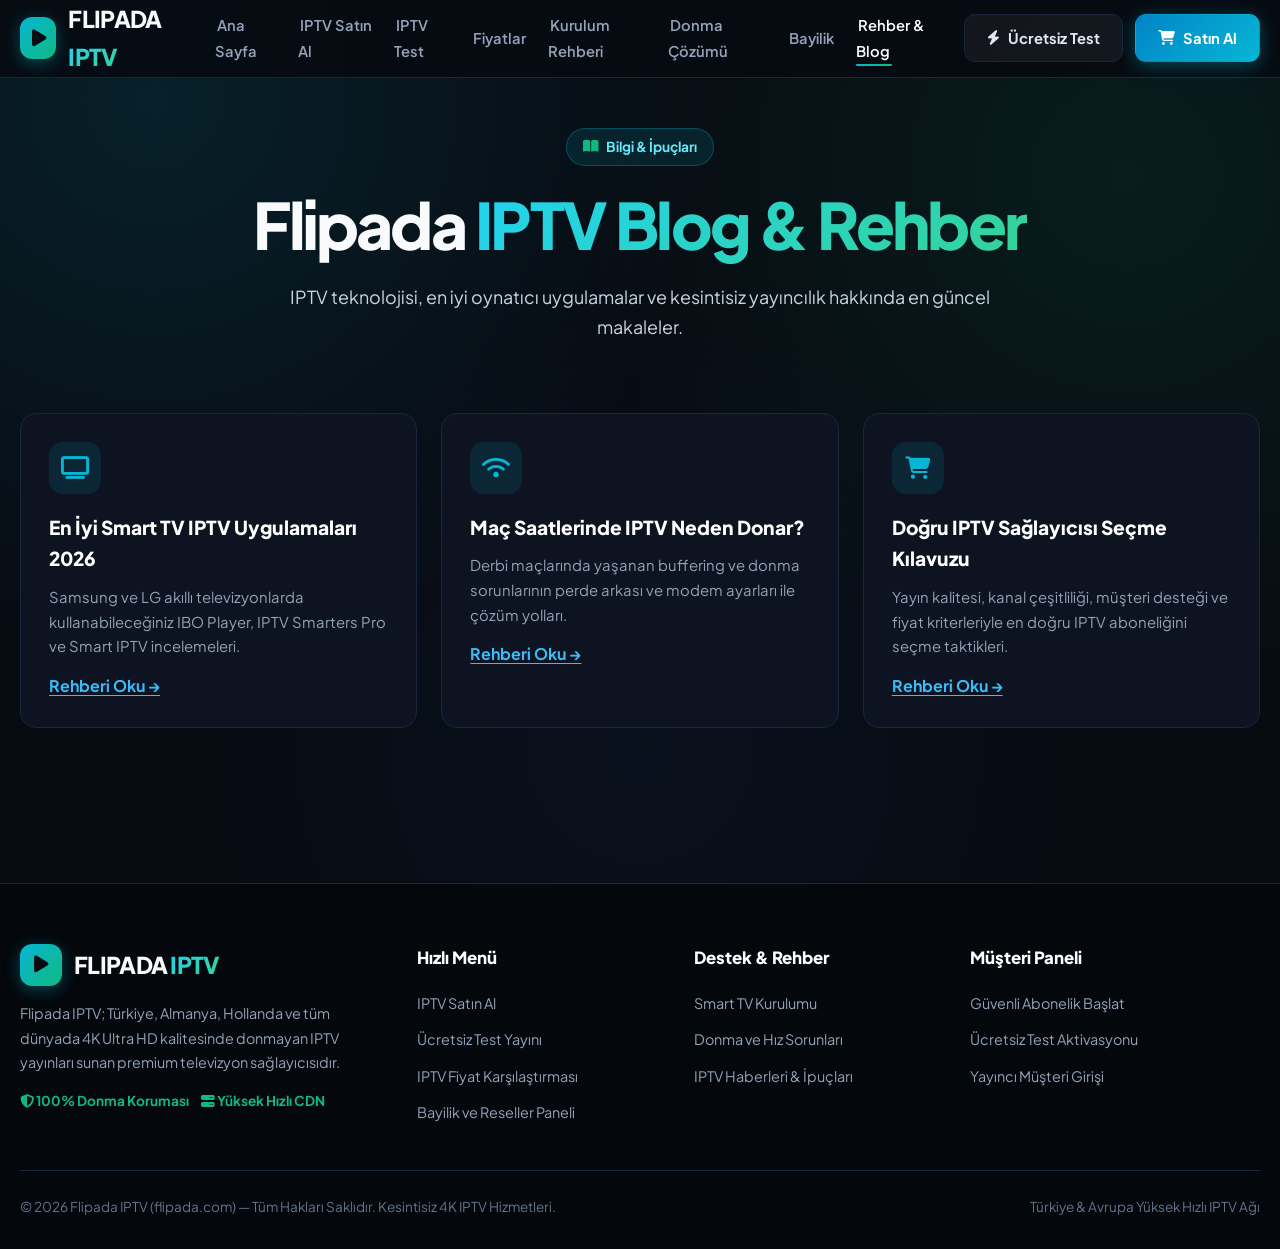
<file: blog.html>
<!DOCTYPE html>
<html lang="tr">
<head>
  <meta charset="UTF-8">
  <meta name="viewport" content="width=device-width, initial-scale=1.0">
  <title>IPTV Rehber & Blog | Güncel IPTV Haberleri ve Teknik İpuçları 2026</title>
  <meta name="description" content="IPTV dünyasından en güncel haberler, Smart TV kurulum rehberleri, donma çözümleri ve IPTV satın al ipuçları Flipada Blog'da!">
  <meta name="keywords" content="iptv blog, iptv haberleri, iptv rehberi, iptv tavsiye, en iyi iptv programları, iptv maç izle">
  <meta name="robots" content="index, follow, max-image-preview:large, max-snippet:-1">
  <link rel="canonical" href="https://flipada.com/blog">
  <link rel="preconnect" href="https://fonts.googleapis.com">
  <link rel="preconnect" href="https://fonts.gstatic.com" crossorigin>
  <link href="https://fonts.googleapis.com/css2?family=Plus+Jakarta+Sans:wght@400;500;600;700;800;900&display=swap" rel="stylesheet">
  <link rel="stylesheet" href="https://cdnjs.cloudflare.com/ajax/libs/font-awesome/6.5.2/css/all.min.css">
  <link rel="stylesheet" href="/style.css">
</head>
<body>
  <header class="site-header">
    <div class="container nav-wrap">
      <a href="/" class="logo" aria-label="Flipada IPTV">
        <div class="logo-badge"><i class="fas fa-play"></i></div>
        <div>FLIPADA <span>IPTV</span></div>
      </a>
      <ul class="nav-links">
        <li><a href="/" class="">Ana Sayfa</a></li>
        <li><a href="/iptv-satin-al" class="">IPTV Satın Al</a></li>
        <li><a href="/iptv-test" class="">IPTV Test</a></li>
        <li><a href="/iptv-fiyatlari" class="">Fiyatlar</a></li>
        <li><a href="/iptv-kurulumu" class="">Kurulum Rehberi</a></li>
        <li><a href="/iptv-donma-cozumu" class="">Donma Çözümü</a></li>
        <li><a href="/iptv-bayilik" class="">Bayilik</a></li>
        <li><a href="/blog" class="active">Rehber & Blog</a></li>
      </ul>
      <div class="header-actions">
        <a href="/iptv-test" class="btn btn-ghost"><i class="fas fa-bolt"></i> Ücretsiz Test</a>
        <a href="https://kaliteplayer12.com/iptv-satin-al" class="btn btn-primary"><i class="fas fa-shopping-cart"></i> Satın Al</a>
        <button class="mobile-toggle" id="mobileToggle" aria-label="Menüyü Aç"><i class="fas fa-bars"></i></button>
      </div>
    </div>
  </header>

  <div class="mobile-backdrop" id="mobileBackdrop"></div>
  <div class="mobile-nav-panel" id="mobileNavPanel">
    <div class="mobile-panel-top">
      <div class="logo">
        <div class="logo-badge"><i class="fas fa-play"></i></div>
        <div>FLIPADA <span>IPTV</span></div>
      </div>
      <button class="mobile-close-btn" id="mobileCloseBtn"><i class="fas fa-times"></i></button>
    </div>
    <ul class="mobile-menu-list">
      <li><a href="/">Ana Sayfa</a></li>
      <li><a href="/iptv-satin-al">IPTV Satın Al</a></li>
      <li><a href="/iptv-test">Ücretsiz IPTV Test</a></li>
      <li><a href="/iptv-fiyatlari">IPTV Fiyat Listesi</a></li>
      <li><a href="/iptv-kurulumu">Cihaz Kurulum Kılavuzu</a></li>
      <li><a href="/iptv-donma-cozumu">Donma & Takılma Çözümü</a></li>
      <li><a href="/iptv-bayilik">IPTV Bayilik Paneli</a></li>
      <li><a href="/blog">Blog & Haberler</a></li>
    </ul>
    <div style="margin-top:auto; display:flex; flex-direction:column; gap:12px; padding-top:20px;">
      <a href="/iptv-test" class="btn btn-ghost" style="width:100%">Ücretsiz Test Al</a>
      <a href="https://kaliteplayer12.com/iptv-satin-al" class="btn btn-primary" style="width:100%">IPTV Satın Al</a>
    </div>
  </div>

  <section class="hero-sec" style="padding:50px 0 30px; text-align:center;">
    <div class="container">
      <div class="pill-badge"><i class="fas fa-book-open"></i> Bilgi & İpuçları</div>
      <h1 class="hero-h1">Flipada <span>IPTV Blog & Rehber</span></h1>
      <p class="hero-lead" style="margin:0 auto 30px; max-width:720px;">
        IPTV teknolojisi, en iyi oynatıcı uygulamalar ve kesintisiz yayıncılık hakkında en güncel makaleler.
      </p>
    </div>
  </section>

  <section class="main-sec" style="padding-top:10px;">
    <div class="container">
      <div class="grid-3">
        <div class="feat-card">
          <div class="feat-icon"><i class="fas fa-tv"></i></div>
          <h3>En İyi Smart TV IPTV Uygulamaları 2026</h3>
          <p>Samsung ve LG akıllı televizyonlarda kullanabileceğiniz IBO Player, IPTV Smarters Pro ve Smart IPTV incelemeleri.</p>
          <a href="/iptv-kurulumu" class="intext-link" style="display:inline-block; margin-top:14px;">Rehberi Oku →</a>
        </div>
        <div class="feat-card">
          <div class="feat-icon"><i class="fas fa-wifi"></i></div>
          <h3>Maç Saatlerinde IPTV Neden Donar?</h3>
          <p>Derbi maçlarında yaşanan buffering ve donma sorunlarının perde arkası ve modem ayarları ile çözüm yolları.</p>
          <a href="/iptv-donma-cozumu" class="intext-link" style="display:inline-block; margin-top:14px;">Rehberi Oku →</a>
        </div>
        <div class="feat-card">
          <div class="feat-icon"><i class="fas fa-shopping-cart"></i></div>
          <h3>Doğru IPTV Sağlayıcısı Seçme Kılavuzu</h3>
          <p>Yayın kalitesi, kanal çeşitliliği, müşteri desteği ve fiyat kriterleriyle en doğru IPTV aboneliğini seçme taktikleri.</p>
          <a href="/iptv-satin-al" class="intext-link" style="display:inline-block; margin-top:14px;">Rehberi Oku →</a>
        </div>
      </div>
    </div>
  </section>

  <footer class="site-footer">
    <div class="container footer-cols">
      <div class="footer-col">
        <div class="logo" style="margin-bottom:15px;">
          <div class="logo-badge"><i class="fas fa-play"></i></div>
          <div>FLIPADA <span>IPTV</span></div>
        </div>
        <p style="font-size:0.9rem; line-height:1.7; color:var(--text-muted); margin-bottom:15px;">
          Flipada IPTV; Türkiye, Almanya, Hollanda ve tüm dünyada 4K Ultra HD kalitesinde donmayan IPTV yayınları sunan premium televizyon sağlayıcısıdır.
        </p>
        <div style="display:flex; gap:12px; font-weight:700; font-size:0.85rem; color:var(--accent);">
          <span><i class="fas fa-shield-alt"></i> 100% Donma Koruması</span>
          <span><i class="fas fa-server"></i> Yüksek Hızlı CDN</span>
        </div>
      </div>
      <div class="footer-col">
        <h4>Hızlı Menü</h4>
        <ul>
          <li><a href="/iptv-satin-al">IPTV Satın Al</a></li>
          <li><a href="/iptv-test">Ücretsiz Test Yayını</a></li>
          <li><a href="/iptv-fiyatlari">IPTV Fiyat Karşılaştırması</a></li>
          <li><a href="/iptv-bayilik">Bayilik ve Reseller Paneli</a></li>
        </ul>
      </div>
      <div class="footer-col">
        <h4>Destek & Rehber</h4>
        <ul>
          <li><a href="/iptv-kurulumu">Smart TV Kurulumu</a></li>
          <li><a href="/iptv-donma-cozumu">Donma ve Hız Sorunları</a></li>
          <li><a href="/blog">IPTV Haberleri & İpuçları</a></li>
        </ul>
      </div>
      <div class="footer-col">
        <h4>Müşteri Paneli</h4>
        <ul>
          <li><a href="https://kaliteplayer12.com/iptv-satin-al">Güvenli Abonelik Başlat</a></li>
          <li><a href="https://kaliteplayer12.com/iptv-test">Ücretsiz Test Aktivasyonu</a></li>
          <li><a href="https://kaliteplayer12.com/">Yayıncı Müşteri Girişi</a></li>
        </ul>
      </div>
    </div>
    <div class="container footer-bottom">
      <div>© 2026 Flipada IPTV (flipada.com) — Tüm Hakları Saklıdır. Kesintisiz 4K IPTV Hizmetleri.</div>
      <div>Türkiye & Avrupa Yüksek Hızlı IPTV Ağı</div>
    </div>
  </footer>
  <style>
/* Flipada IPTV - Master Dark Theme */
:root {
  --bg: #070b12;
  --surface: #0d1320;
  --surface-hover: #131c2e;
  --surface-border: #1a263c;
  --primary: #06b6d4;
  --primary-glow: rgba(6, 182, 212, 0.35);
  --accent: #10b981;
  --accent-glow: rgba(16, 185, 129, 0.35);
  --blue: #3b82f6;
  --amber: #f59e0b;
  --text: #f8fafc;
  --text-muted: #94a3b8;
  --text-dim: #64748b;
  --max-w: 1240px;
  --radius: 16px;
  --transition: all 0.25s cubic-bezier(0.4, 0, 0.2, 1);
}

* { box-sizing: border-box; margin: 0; padding: 0; }
html {
  scroll-behavior: smooth;
  font-family: 'Plus Jakarta Sans', system-ui, -apple-system, sans-serif;
  background-color: var(--bg);
  color: var(--text);
  line-height: 1.65;
}
body {
  background: 
    radial-gradient(circle at 12% 8%, rgba(6, 182, 212, 0.12), transparent 35%),
    radial-gradient(circle at 88% 14%, rgba(16, 185, 129, 0.10), transparent 35%),
    radial-gradient(circle at 50% 60%, rgba(59, 130, 246, 0.05), transparent 45%),
    var(--bg);
  min-height: 100vh;
  overflow-x: hidden;
}
a { color: inherit; text-decoration: none; transition: var(--transition); }
img { max-width: 100%; height: auto; }
.container { width: min(var(--max-w), calc(100% - 40px)); margin: 0 auto; }

header.site-header {
  position: sticky; top: 0; z-index: 1000;
  background: rgba(7, 11, 18, 0.92);
  backdrop-filter: blur(16px);
  -webkit-backdrop-filter: blur(16px);
  border-bottom: 1px solid var(--surface-border);
}
.nav-wrap {
  display: flex; align-items: center; justify-content: space-between;
  min-height: 76px; gap: 20px;
}
.logo {
  display: flex; align-items: center; gap: 12px;
  font-size: 1.45rem; font-weight: 900; letter-spacing: -0.03em;
}
.logo-badge {
  width: 42px; height: 42px; border-radius: 12px;
  background: linear-gradient(135deg, var(--primary), var(--accent));
  display: flex; align-items: center; justify-content: center;
  color: #070b12; font-size: 1.2rem; font-weight: 900; box-shadow: 0 4px 16px var(--primary-glow);
}
.logo span {
  background: linear-gradient(135deg, #22d3ee, #34d399);
  -webkit-background-clip: text; -webkit-text-fill-color: transparent;
}
.nav-links { display: flex; align-items: center; gap: 20px; list-style: none; }
.nav-links a {
  font-size: 0.92rem; font-weight: 600; color: var(--text-muted);
  position: relative; padding: 6px 2px;
}
.nav-links a:hover, .nav-links a.active { color: #fff; }
.nav-links a.active::after {
  content: ''; position: absolute; bottom: 0; left: 0; width: 100%; height: 2px;
  background: linear-gradient(90deg, var(--primary), var(--accent));
  border-radius: 2px;
}
.header-actions { display: flex; align-items: center; gap: 12px; }

.btn {
  display: inline-flex; align-items: center; justify-content: center;
  gap: 8px; padding: 11px 22px; border-radius: 11px;
  font-weight: 700; font-size: 0.92rem; cursor: pointer;
  border: 1px solid transparent; transition: var(--transition);
  text-align: center; white-space: nowrap;
}
.btn-primary {
  background: linear-gradient(135deg, #0284c7, #06b6d4);
  color: #fff; box-shadow: 0 4px 18px var(--primary-glow);
}
.btn-primary:hover {
  transform: translateY(-2px); box-shadow: 0 8px 25px var(--primary-glow); filter: brightness(1.1);
}
.btn-accent {
  background: linear-gradient(135deg, #059669, #10b981);
  color: #fff; box-shadow: 0 4px 18px var(--accent-glow);
}
.btn-accent:hover {
  transform: translateY(-2px); box-shadow: 0 8px 25px var(--accent-glow); filter: brightness(1.1);
}
.btn-ghost {
  background: rgba(255, 255, 255, 0.05); color: #e2e8f0;
  border: 1px solid var(--surface-border);
}
.btn-ghost:hover {
  background: rgba(255, 255, 255, 0.1); border-color: rgba(255, 255, 255, 0.2); transform: translateY(-2px);
}
.btn-lg { padding: 15px 32px; font-size: 1.05rem; border-radius: 13px; }

.mobile-toggle {
  display: none; background: transparent; border: none;
  color: #fff; font-size: 1.5rem; cursor: pointer; padding: 6px;
}

/* Mobile panel - strictly hidden on desktop */
.mobile-nav-panel {
  display: none !important;
  position: fixed; top: 0; right: -100%; width: 85%; max-width: 320px; height: 100vh;
  background: #090e18; border-left: 1px solid var(--surface-border);
  z-index: 2000; padding: 25px 20px; flex-direction: column;
  transition: right 0.25s ease;
}
.mobile-nav-panel.open { display: flex !important; right: 0; }
.mobile-backdrop {
  position: fixed; top: 0; left: 0; width: 100vw; height: 100vh;
  background: rgba(0,0,0,0.7); z-index: 1999; display: none;
}
.mobile-backdrop.open { display: block; }
.mobile-panel-top { display: flex; justify-content: space-between; align-items: center; margin-bottom: 25px; }
.mobile-close-btn { background: transparent; border: none; color: #fff; font-size: 1.4rem; cursor: pointer; }
.mobile-menu-list { list-style: none; display: flex; flex-direction: column; gap: 16px; }
.mobile-menu-list a { font-size: 1.05rem; font-weight: 700; color: #e2e8f0; }

@media (min-width: 769px) {
  .mobile-nav-panel, .mobile-backdrop, .mobile-toggle { display: none !important; }
}

/* Hero Section */
.hero-sec { padding: 80px 0 60px; position: relative; }
.hero-split { display: grid; grid-template-columns: 1.15fr 0.85fr; gap: 50px; align-items: center; }
.pill-badge {
  display: inline-flex; align-items: center; gap: 8px;
  background: rgba(6, 182, 212, 0.12); border: 1px solid rgba(6, 182, 212, 0.3);
  color: #67e8f9; padding: 7px 16px; border-radius: 999px;
  font-size: 0.86rem; font-weight: 700; margin-bottom: 22px;
}
.pill-badge i { color: var(--accent); }

h1.hero-h1 {
  font-size: clamp(2.3rem, 5vw, 4rem); font-weight: 900;
  line-height: 1.15; letter-spacing: -0.04em; margin-bottom: 20px;
}
h1.hero-h1 span {
  background: linear-gradient(135deg, #22d3ee, #34d399);
  -webkit-background-clip: text; -webkit-text-fill-color: transparent;
}
p.hero-lead {
  font-size: 1.12rem; color: #cbd5e1; line-height: 1.7; margin-bottom: 30px;
}
.hero-actions { display: flex; gap: 14px; flex-wrap: wrap; margin-bottom: 38px; }

.stat-strip {
  display: grid; grid-template-columns: repeat(4, 1fr); gap: 15px;
  padding-top: 25px; border-top: 1px solid var(--surface-border);
}
.stat-box {
  background: var(--surface); border: 1px solid var(--surface-border);
  padding: 14px; border-radius: 12px; text-align: center;
}
.stat-box .num { font-size: 1.5rem; font-weight: 900; color: #fff; line-height: 1.2; }
.stat-box .desc { font-size: 0.78rem; color: var(--text-muted); font-weight: 600; margin-top: 4px; }

/* Hero Preview */
.hero-preview {
  background: var(--surface); border: 1px solid var(--surface-border);
  border-radius: 22px; padding: 26px; box-shadow: 0 20px 50px rgba(0,0,0,0.5);
  position: relative;
}
.hero-preview::before {
  content: ''; position: absolute; top: 0; left: 0; right: 0; height: 2px;
  background: linear-gradient(90deg, var(--primary), var(--accent));
}
.preview-top {
  display: flex; justify-content: space-between; align-items: center;
  padding-bottom: 15px; margin-bottom: 18px; border-bottom: 1px solid var(--surface-border);
}
.preview-title { font-size: 1.05rem; font-weight: 800; color: #fff; }
.live-pill {
  background: rgba(239, 68, 68, 0.18); border: 1px solid rgba(239, 68, 68, 0.4);
  color: #f87171; font-size: 0.76rem; font-weight: 800; padding: 4px 10px; border-radius: 6px;
  display: flex; align-items: center; gap: 6px;
}
.live-dot { width: 7px; height: 7px; border-radius: 50%; background: #ef4444; }
.preview-channels { display: flex; flex-direction: column; gap: 10px; margin-bottom: 20px; }
.channel-row {
  display: flex; justify-content: space-between; align-items: center;
  background: rgba(255, 255, 255, 0.03); border: 1px solid var(--surface-border);
  padding: 10px 14px; border-radius: 10px; font-size: 0.88rem;
}
.channel-row .res {
  background: rgba(6, 182, 212, 0.15); color: #67e8f9;
  font-size: 0.75rem; font-weight: 800; padding: 2px 8px; border-radius: 4px;
}

/* Sections */
section.main-sec { padding: 75px 0; }
section.main-sec.alt { background: rgba(13, 19, 32, 0.5); }
.sec-header { max-width: 760px; margin: 0 auto 50px; text-align: center; }
.sec-badge {
  font-size: 0.8rem; font-weight: 800; text-transform: uppercase;
  letter-spacing: 0.12em; color: var(--primary); margin-bottom: 10px;
}
h2.sec-title {
  font-size: clamp(2rem, 3.8vw, 2.9rem); font-weight: 900;
  line-height: 1.2; letter-spacing: -0.03em; margin-bottom: 16px;
}
p.sec-sub { font-size: 1.05rem; color: var(--text-muted); }

/* Grid Layouts */
.grid-3 { display: grid; grid-template-columns: repeat(3, 1fr); gap: 24px; }
.grid-4 { display: grid; grid-template-columns: repeat(4, 1fr); gap: 20px; }
.grid-2 { display: grid; grid-template-columns: 1fr 1fr; gap: 30px; }

/* Pricing Cards */
.pricing-card {
  background: var(--surface); border: 1px solid var(--surface-border);
  border-radius: var(--radius); padding: 36px 28px; display: flex;
  flex-direction: column; position: relative; transition: var(--transition);
}
.pricing-card:hover {
  transform: translateY(-5px); border-color: rgba(6, 182, 212, 0.4);
  box-shadow: 0 15px 40px rgba(0,0,0,0.4);
}
.pricing-card.featured {
  border-color: var(--primary);
  background: linear-gradient(165deg, rgba(13, 25, 42, 0.95), rgba(7, 15, 26, 0.98));
  box-shadow: 0 12px 40px rgba(6, 182, 212, 0.18);
}
.featured-tag {
  position: absolute; top: -13px; left: 50%; transform: translateX(-50%);
  background: linear-gradient(135deg, var(--primary), var(--accent));
  color: #070b12; font-size: 0.78rem; font-weight: 900;
  padding: 4px 16px; border-radius: 999px; text-transform: uppercase;
}
.plan-name { font-size: 1.3rem; font-weight: 800; margin-bottom: 8px; color: #fff; }
.plan-desc { font-size: 0.88rem; color: var(--text-muted); margin-bottom: 22px; }
.plan-price { font-size: 2.5rem; font-weight: 900; color: #fff; margin-bottom: 24px; }
.plan-price span { font-size: 0.95rem; font-weight: 600; color: var(--text-muted); }
.plan-features { list-style: none; display: flex; flex-direction: column; gap: 12px; margin-bottom: 30px; flex: 1; }
.plan-features li {
  display: flex; align-items: center; gap: 10px;
  font-size: 0.92rem; color: #cbd5e1;
}
.plan-features li i { color: var(--accent); font-size: 0.9rem; }

/* Feature Cards */
.feat-card {
  background: var(--surface); border: 1px solid var(--surface-border);
  border-radius: var(--radius); padding: 28px; transition: var(--transition);
}
.feat-card:hover {
  transform: translateY(-4px); background: var(--surface-hover);
  border-color: rgba(6, 182, 212, 0.35);
}
.feat-icon {
  width: 52px; height: 52px; border-radius: 14px;
  background: rgba(6, 182, 212, 0.12); color: var(--primary);
  display: flex; align-items: center; justify-content: center;
  font-size: 1.4rem; margin-bottom: 18px;
}
.feat-card h3 { font-size: 1.2rem; font-weight: 800; margin-bottom: 10px; color: #fff; }
.feat-card p { font-size: 0.93rem; color: var(--text-muted); line-height: 1.65; }

/* Table */
.compare-box {
  background: var(--surface); border: 1px solid var(--surface-border);
  border-radius: var(--radius); overflow-x: auto;
}
table.custom-table { width: 100%; border-collapse: collapse; text-align: left; }
table.custom-table th, table.custom-table td {
  padding: 16px 20px; border-bottom: 1px solid var(--surface-border);
  font-size: 0.93rem;
}
table.custom-table th {
  background: rgba(255, 255, 255, 0.02); font-weight: 800; color: #fff;
}
table.custom-table tr:hover td { background: rgba(255, 255, 255, 0.02); }

/* FAQ Accordion */
.faq-wrap { max-width: 840px; margin: 0 auto; display: flex; flex-direction: column; gap: 14px; }
.faq-item {
  background: var(--surface); border: 1px solid var(--surface-border);
  border-radius: 12px; overflow: hidden; transition: var(--transition);
}
.faq-q {
  padding: 18px 22px; cursor: pointer; display: flex;
  align-items: center; justify-content: space-between; gap: 15px;
  font-weight: 700; font-size: 1.02rem; color: #fff;
}
.faq-q i { color: var(--primary); transition: transform 0.25s ease; font-size: 0.9rem; }
.faq-a {
  max-height: 0; overflow: hidden; transition: max-height 0.3s ease, padding 0.3s ease;
  padding: 0 22px; font-size: 0.93rem; color: var(--text-muted); line-height: 1.7;
}
.faq-item.active { border-color: rgba(6, 182, 212, 0.4); background: var(--surface-hover); }
.faq-item.active .faq-q i { transform: rotate(180deg); }
.faq-item.active .faq-a { max-height: 400px; padding-bottom: 20px; }

/* In-text links */
a.intext-link {
  color: #38bdf8; font-weight: 700; text-decoration: underline; text-underline-offset: 3px;
}
a.intext-link:hover { color: #7dd3fc; }

/* Article text block */
.article-body {
  background: var(--surface); border: 1px solid var(--surface-border);
  border-radius: var(--radius); padding: 40px; margin-top: 30px;
}
.article-body h2 { font-size: 1.6rem; font-weight: 800; color: #fff; margin: 25px 0 14px; }
.article-body h3 { font-size: 1.3rem; font-weight: 800; color: #e2e8f0; margin: 20px 0 10px; }
.article-body p { font-size: 0.98rem; color: #cbd5e1; line-height: 1.75; margin-bottom: 16px; }
.article-body ul { margin: 15px 0 20px 22px; color: #cbd5e1; line-height: 1.8; }

/* Footer */
footer.site-footer {
  background: #04070c; border-top: 1px solid var(--surface-border);
  padding: 60px 0 30px; margin-top: 80px;
}
.footer-cols { display: grid; grid-template-columns: 1.5fr 1fr 1fr 1.2fr; gap: 35px; margin-bottom: 45px; }
.footer-col h4 { font-size: 1.05rem; font-weight: 800; color: #fff; margin-bottom: 18px; }
.footer-col ul { list-style: none; display: flex; flex-direction: column; gap: 10px; }
.footer-col ul a { color: var(--text-muted); font-size: 0.9rem; }
.footer-col ul a:hover { color: var(--primary); padding-left: 3px; }
.footer-bottom {
  padding-top: 25px; border-top: 1px solid var(--surface-border);
  display: flex; justify-content: space-between; font-size: 0.85rem; color: var(--text-dim);
}

@media (max-width: 992px) {
  .hero-split, .grid-3 { grid-template-columns: 1fr; }
  .grid-4 { grid-template-columns: 1fr 1fr; }
  .footer-cols { grid-template-columns: 1fr 1fr; }
  .stat-strip { grid-template-columns: 1fr 1fr; }
}
@media (max-width: 768px) {
  .nav-links, .header-actions .btn-ghost { display: none; }
  .mobile-toggle { display: block; }
  .grid-4, .grid-2 { grid-template-columns: 1fr; }
  .footer-cols { grid-template-columns: 1fr; }
  .footer-bottom { flex-direction: column; gap: 10px; text-align: center; }
  .article-body { padding: 22px; }
}

  </style>
  <script>
document.addEventListener('DOMContentLoaded', function () {
  const faqItems = document.querySelectorAll('.faq-item');
  faqItems.forEach(item => {
    const q = item.querySelector('.faq-q');
    if (q) {
      q.addEventListener('click', () => {
        const isActive = item.classList.contains('active');
        faqItems.forEach(f => f.classList.remove('active'));
        if (!isActive) item.classList.add('active');
      });
    }
  });

  const mobToggle = document.getElementById('mobileToggle');
  const mobPanel = document.getElementById('mobileNavPanel');
  const backdrop = document.getElementById('mobileBackdrop');
  const closeBtn = document.getElementById('mobileCloseBtn');

  function openMenu() {
    if (mobPanel) mobPanel.classList.add('open');
    if (backdrop) backdrop.classList.add('open');
    document.body.style.overflow = 'hidden';
  }
  function closeMenu() {
    if (mobPanel) mobPanel.classList.remove('open');
    if (backdrop) backdrop.classList.remove('open');
    document.body.style.overflow = 'auto';
  }

  if (mobToggle) mobToggle.addEventListener('click', openMenu);
  if (closeBtn) closeBtn.addEventListener('click', closeMenu);
  if (backdrop) backdrop.addEventListener('click', closeMenu);

  const menuLinks = document.querySelectorAll('.mobile-menu-list a');
  menuLinks.forEach(l => l.addEventListener('click', closeMenu));
});

  </script>
  <script src="/main.js"></script>
</body>
</html>
</file>
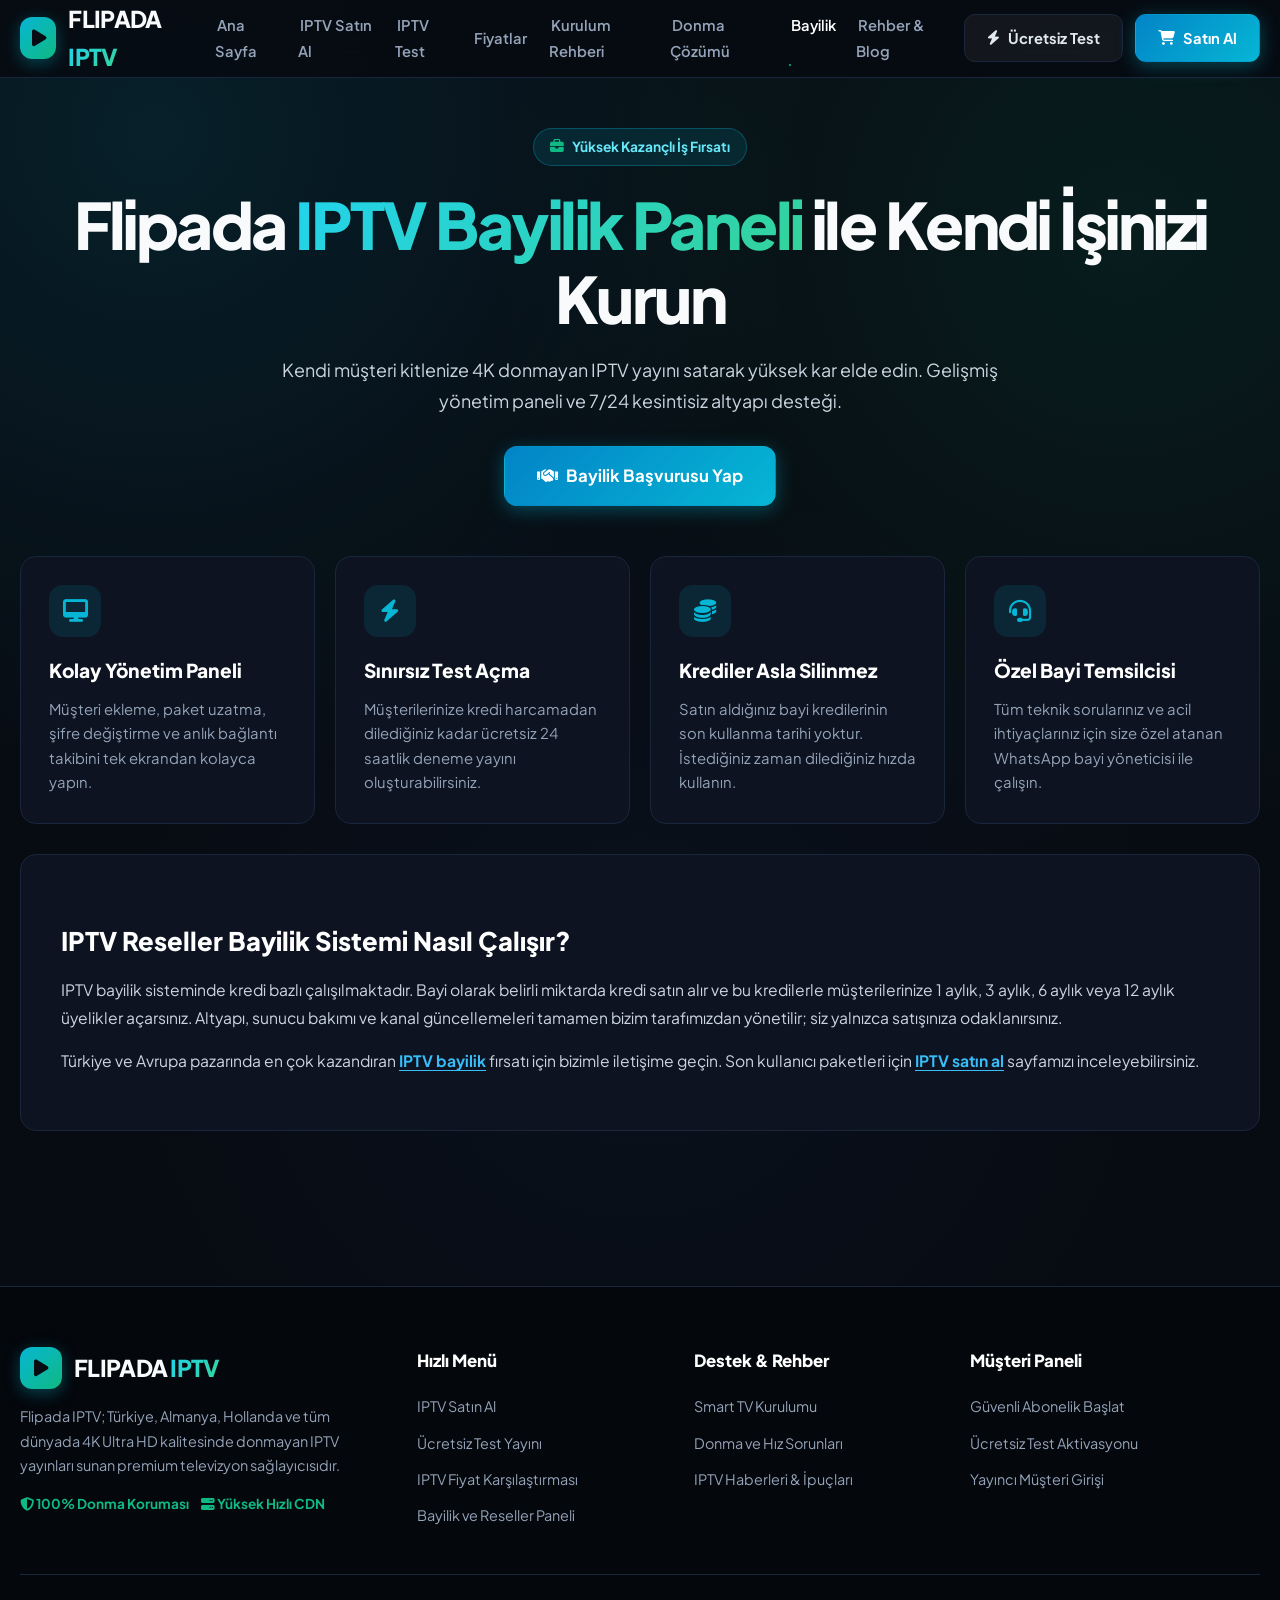
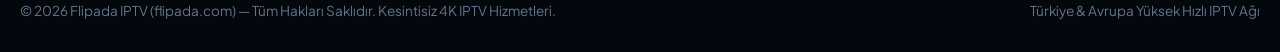
<file: iptv-bayilik.html>
<!DOCTYPE html>
<html lang="tr">
<head>
  <meta charset="UTF-8">
  <meta name="viewport" content="width=device-width, initial-scale=1.0">
  <title>IPTV Bayilik Paneli | En Karlı Reseller Kredi Paketleri 2026</title>
  <meta name="description" content="IPTV bayiliği alarak kendi müşterilerinize satış yapın! Gelişmiş IPTV reseller paneli, uygun kredi fiyatları, sınırsız test açma ve yüksek kar marjı Flipada'da.">
  <meta name="keywords" content="iptv bayilik, iptv reseller, iptv bayilik paneli, iptv kredi satın al, iptv bayi ol, iptv panel satışı">
  <meta name="robots" content="index, follow, max-image-preview:large, max-snippet:-1">
  <link rel="canonical" href="https://flipada.com/iptv-bayilik">
  <link rel="preconnect" href="https://fonts.googleapis.com">
  <link rel="preconnect" href="https://fonts.gstatic.com" crossorigin>
  <link href="https://fonts.googleapis.com/css2?family=Plus+Jakarta+Sans:wght@400;500;600;700;800;900&display=swap" rel="stylesheet">
  <link rel="stylesheet" href="https://cdnjs.cloudflare.com/ajax/libs/font-awesome/6.5.2/css/all.min.css">
  <link rel="stylesheet" href="/style.css">
</head>
<body>
  <header class="site-header">
    <div class="container nav-wrap">
      <a href="/" class="logo" aria-label="Flipada IPTV">
        <div class="logo-badge"><i class="fas fa-play"></i></div>
        <div>FLIPADA <span>IPTV</span></div>
      </a>
      <ul class="nav-links">
        <li><a href="/" class="">Ana Sayfa</a></li>
        <li><a href="/iptv-satin-al" class="">IPTV Satın Al</a></li>
        <li><a href="/iptv-test" class="">IPTV Test</a></li>
        <li><a href="/iptv-fiyatlari" class="">Fiyatlar</a></li>
        <li><a href="/iptv-kurulumu" class="">Kurulum Rehberi</a></li>
        <li><a href="/iptv-donma-cozumu" class="">Donma Çözümü</a></li>
        <li><a href="/iptv-bayilik" class="active">Bayilik</a></li>
        <li><a href="/blog" class="">Rehber & Blog</a></li>
      </ul>
      <div class="header-actions">
        <a href="/iptv-test" class="btn btn-ghost"><i class="fas fa-bolt"></i> Ücretsiz Test</a>
        <a href="https://kaliteplayer12.com/iptv-satin-al" class="btn btn-primary"><i class="fas fa-shopping-cart"></i> Satın Al</a>
        <button class="mobile-toggle" id="mobileToggle" aria-label="Menüyü Aç"><i class="fas fa-bars"></i></button>
      </div>
    </div>
  </header>

  <div class="mobile-backdrop" id="mobileBackdrop"></div>
  <div class="mobile-nav-panel" id="mobileNavPanel">
    <div class="mobile-panel-top">
      <div class="logo">
        <div class="logo-badge"><i class="fas fa-play"></i></div>
        <div>FLIPADA <span>IPTV</span></div>
      </div>
      <button class="mobile-close-btn" id="mobileCloseBtn"><i class="fas fa-times"></i></button>
    </div>
    <ul class="mobile-menu-list">
      <li><a href="/">Ana Sayfa</a></li>
      <li><a href="/iptv-satin-al">IPTV Satın Al</a></li>
      <li><a href="/iptv-test">Ücretsiz IPTV Test</a></li>
      <li><a href="/iptv-fiyatlari">IPTV Fiyat Listesi</a></li>
      <li><a href="/iptv-kurulumu">Cihaz Kurulum Kılavuzu</a></li>
      <li><a href="/iptv-donma-cozumu">Donma & Takılma Çözümü</a></li>
      <li><a href="/iptv-bayilik">IPTV Bayilik Paneli</a></li>
      <li><a href="/blog">Blog & Haberler</a></li>
    </ul>
    <div style="margin-top:auto; display:flex; flex-direction:column; gap:12px; padding-top:20px;">
      <a href="/iptv-test" class="btn btn-ghost" style="width:100%">Ücretsiz Test Al</a>
      <a href="https://kaliteplayer12.com/iptv-satin-al" class="btn btn-primary" style="width:100%">IPTV Satın Al</a>
    </div>
  </div>

  <section class="hero-sec" style="padding:50px 0 30px; text-align:center;">
    <div class="container">
      <div class="pill-badge"><i class="fas fa-briefcase"></i> Yüksek Kazançlı İş Fırsatı</div>
      <h1 class="hero-h1">Flipada <span>IPTV Bayilik Paneli</span> ile Kendi İşinizi Kurun</h1>
      <p class="hero-lead" style="margin:0 auto 30px; max-width:720px;">
        Kendi müşteri kitlenize 4K donmayan IPTV yayını satarak yüksek kar elde edin. Gelişmiş yönetim paneli ve 7/24 kesintisiz altyapı desteği.
      </p>
      <a href="https://kaliteplayer12.com/iptv-satin-al" class="btn btn-primary btn-lg">
        <i class="fas fa-handshake"></i> Bayilik Başvurusu Yap
      </a>
    </div>
  </section>

  <section class="main-sec" style="padding-top:20px;">
    <div class="container">
      <div class="grid-4">
        <div class="feat-card">
          <div class="feat-icon"><i class="fas fa-desktop"></i></div>
          <h3>Kolay Yönetim Paneli</h3>
          <p>Müşteri ekleme, paket uzatma, şifre değiştirme ve anlık bağlantı takibini tek ekrandan kolayca yapın.</p>
        </div>
        <div class="feat-card">
          <div class="feat-icon"><i class="fas fa-bolt"></i></div>
          <h3>Sınırsız Test Açma</h3>
          <p>Müşterilerinize kredi harcamadan dilediğiniz kadar ücretsiz 24 saatlik deneme yayını oluşturabilirsiniz.</p>
        </div>
        <div class="feat-card">
          <div class="feat-icon"><i class="fas fa-coins"></i></div>
          <h3>Krediler Asla Silinmez</h3>
          <p>Satın aldığınız bayi kredilerinin son kullanma tarihi yoktur. İstediğiniz zaman dilediğiniz hızda kullanın.</p>
        </div>
        <div class="feat-card">
          <div class="feat-icon"><i class="fas fa-headset"></i></div>
          <h3>Özel Bayi Temsilcisi</h3>
          <p>Tüm teknik sorularınız ve acil ihtiyaçlarınız için size özel atanan WhatsApp bayi yöneticisi ile çalışın.</p>
        </div>
      </div>

      <div class="article-body">
        <h2>IPTV Reseller Bayilik Sistemi Nasıl Çalışır?</h2>
        <p>
          IPTV bayilik sisteminde kredi bazlı çalışılmaktadır. Bayi olarak belirli miktarda kredi satın alır ve bu kredilerle müşterilerinize 1 aylık, 3 aylık, 6 aylık veya 12 aylık üyelikler açarsınız. Altyapı, sunucu bakımı ve kanal güncellemeleri tamamen bizim tarafımızdan yönetilir; siz yalnızca satışınıza odaklanırsınız.
        </p>
        <p>
          Türkiye ve Avrupa pazarında en çok kazandıran <a href="/iptv-bayilik" class="intext-link">IPTV bayilik</a> fırsatı için bizimle iletişime geçin. Son kullanıcı paketleri için <a href="/iptv-satin-al" class="intext-link">IPTV satın al</a> sayfamızı inceleyebilirsiniz.
        </p>
      </div>
    </div>
  </section>

  <footer class="site-footer">
    <div class="container footer-cols">
      <div class="footer-col">
        <div class="logo" style="margin-bottom:15px;">
          <div class="logo-badge"><i class="fas fa-play"></i></div>
          <div>FLIPADA <span>IPTV</span></div>
        </div>
        <p style="font-size:0.9rem; line-height:1.7; color:var(--text-muted); margin-bottom:15px;">
          Flipada IPTV; Türkiye, Almanya, Hollanda ve tüm dünyada 4K Ultra HD kalitesinde donmayan IPTV yayınları sunan premium televizyon sağlayıcısıdır.
        </p>
        <div style="display:flex; gap:12px; font-weight:700; font-size:0.85rem; color:var(--accent);">
          <span><i class="fas fa-shield-alt"></i> 100% Donma Koruması</span>
          <span><i class="fas fa-server"></i> Yüksek Hızlı CDN</span>
        </div>
      </div>
      <div class="footer-col">
        <h4>Hızlı Menü</h4>
        <ul>
          <li><a href="/iptv-satin-al">IPTV Satın Al</a></li>
          <li><a href="/iptv-test">Ücretsiz Test Yayını</a></li>
          <li><a href="/iptv-fiyatlari">IPTV Fiyat Karşılaştırması</a></li>
          <li><a href="/iptv-bayilik">Bayilik ve Reseller Paneli</a></li>
        </ul>
      </div>
      <div class="footer-col">
        <h4>Destek & Rehber</h4>
        <ul>
          <li><a href="/iptv-kurulumu">Smart TV Kurulumu</a></li>
          <li><a href="/iptv-donma-cozumu">Donma ve Hız Sorunları</a></li>
          <li><a href="/blog">IPTV Haberleri & İpuçları</a></li>
        </ul>
      </div>
      <div class="footer-col">
        <h4>Müşteri Paneli</h4>
        <ul>
          <li><a href="https://kaliteplayer12.com/iptv-satin-al">Güvenli Abonelik Başlat</a></li>
          <li><a href="https://kaliteplayer12.com/iptv-test">Ücretsiz Test Aktivasyonu</a></li>
          <li><a href="https://kaliteplayer12.com/">Yayıncı Müşteri Girişi</a></li>
        </ul>
      </div>
    </div>
    <div class="container footer-bottom">
      <div>© 2026 Flipada IPTV (flipada.com) — Tüm Hakları Saklıdır. Kesintisiz 4K IPTV Hizmetleri.</div>
      <div>Türkiye & Avrupa Yüksek Hızlı IPTV Ağı</div>
    </div>
  </footer>
  <style>
/* Flipada IPTV - Master Dark Theme */
:root {
  --bg: #070b12;
  --surface: #0d1320;
  --surface-hover: #131c2e;
  --surface-border: #1a263c;
  --primary: #06b6d4;
  --primary-glow: rgba(6, 182, 212, 0.35);
  --accent: #10b981;
  --accent-glow: rgba(16, 185, 129, 0.35);
  --blue: #3b82f6;
  --amber: #f59e0b;
  --text: #f8fafc;
  --text-muted: #94a3b8;
  --text-dim: #64748b;
  --max-w: 1240px;
  --radius: 16px;
  --transition: all 0.25s cubic-bezier(0.4, 0, 0.2, 1);
}

* { box-sizing: border-box; margin: 0; padding: 0; }
html {
  scroll-behavior: smooth;
  font-family: 'Plus Jakarta Sans', system-ui, -apple-system, sans-serif;
  background-color: var(--bg);
  color: var(--text);
  line-height: 1.65;
}
body {
  background: 
    radial-gradient(circle at 12% 8%, rgba(6, 182, 212, 0.12), transparent 35%),
    radial-gradient(circle at 88% 14%, rgba(16, 185, 129, 0.10), transparent 35%),
    radial-gradient(circle at 50% 60%, rgba(59, 130, 246, 0.05), transparent 45%),
    var(--bg);
  min-height: 100vh;
  overflow-x: hidden;
}
a { color: inherit; text-decoration: none; transition: var(--transition); }
img { max-width: 100%; height: auto; }
.container { width: min(var(--max-w), calc(100% - 40px)); margin: 0 auto; }

header.site-header {
  position: sticky; top: 0; z-index: 1000;
  background: rgba(7, 11, 18, 0.92);
  backdrop-filter: blur(16px);
  -webkit-backdrop-filter: blur(16px);
  border-bottom: 1px solid var(--surface-border);
}
.nav-wrap {
  display: flex; align-items: center; justify-content: space-between;
  min-height: 76px; gap: 20px;
}
.logo {
  display: flex; align-items: center; gap: 12px;
  font-size: 1.45rem; font-weight: 900; letter-spacing: -0.03em;
}
.logo-badge {
  width: 42px; height: 42px; border-radius: 12px;
  background: linear-gradient(135deg, var(--primary), var(--accent));
  display: flex; align-items: center; justify-content: center;
  color: #070b12; font-size: 1.2rem; font-weight: 900; box-shadow: 0 4px 16px var(--primary-glow);
}
.logo span {
  background: linear-gradient(135deg, #22d3ee, #34d399);
  -webkit-background-clip: text; -webkit-text-fill-color: transparent;
}
.nav-links { display: flex; align-items: center; gap: 20px; list-style: none; }
.nav-links a {
  font-size: 0.92rem; font-weight: 600; color: var(--text-muted);
  position: relative; padding: 6px 2px;
}
.nav-links a:hover, .nav-links a.active { color: #fff; }
.nav-links a.active::after {
  content: ''; position: absolute; bottom: 0; left: 0; width: 100%; height: 2px;
  background: linear-gradient(90deg, var(--primary), var(--accent));
  border-radius: 2px;
}
.header-actions { display: flex; align-items: center; gap: 12px; }

.btn {
  display: inline-flex; align-items: center; justify-content: center;
  gap: 8px; padding: 11px 22px; border-radius: 11px;
  font-weight: 700; font-size: 0.92rem; cursor: pointer;
  border: 1px solid transparent; transition: var(--transition);
  text-align: center; white-space: nowrap;
}
.btn-primary {
  background: linear-gradient(135deg, #0284c7, #06b6d4);
  color: #fff; box-shadow: 0 4px 18px var(--primary-glow);
}
.btn-primary:hover {
  transform: translateY(-2px); box-shadow: 0 8px 25px var(--primary-glow); filter: brightness(1.1);
}
.btn-accent {
  background: linear-gradient(135deg, #059669, #10b981);
  color: #fff; box-shadow: 0 4px 18px var(--accent-glow);
}
.btn-accent:hover {
  transform: translateY(-2px); box-shadow: 0 8px 25px var(--accent-glow); filter: brightness(1.1);
}
.btn-ghost {
  background: rgba(255, 255, 255, 0.05); color: #e2e8f0;
  border: 1px solid var(--surface-border);
}
.btn-ghost:hover {
  background: rgba(255, 255, 255, 0.1); border-color: rgba(255, 255, 255, 0.2); transform: translateY(-2px);
}
.btn-lg { padding: 15px 32px; font-size: 1.05rem; border-radius: 13px; }

.mobile-toggle {
  display: none; background: transparent; border: none;
  color: #fff; font-size: 1.5rem; cursor: pointer; padding: 6px;
}

/* Mobile panel - strictly hidden on desktop */
.mobile-nav-panel {
  display: none !important;
  position: fixed; top: 0; right: -100%; width: 85%; max-width: 320px; height: 100vh;
  background: #090e18; border-left: 1px solid var(--surface-border);
  z-index: 2000; padding: 25px 20px; flex-direction: column;
  transition: right 0.25s ease;
}
.mobile-nav-panel.open { display: flex !important; right: 0; }
.mobile-backdrop {
  position: fixed; top: 0; left: 0; width: 100vw; height: 100vh;
  background: rgba(0,0,0,0.7); z-index: 1999; display: none;
}
.mobile-backdrop.open { display: block; }
.mobile-panel-top { display: flex; justify-content: space-between; align-items: center; margin-bottom: 25px; }
.mobile-close-btn { background: transparent; border: none; color: #fff; font-size: 1.4rem; cursor: pointer; }
.mobile-menu-list { list-style: none; display: flex; flex-direction: column; gap: 16px; }
.mobile-menu-list a { font-size: 1.05rem; font-weight: 700; color: #e2e8f0; }

@media (min-width: 769px) {
  .mobile-nav-panel, .mobile-backdrop, .mobile-toggle { display: none !important; }
}

/* Hero Section */
.hero-sec { padding: 80px 0 60px; position: relative; }
.hero-split { display: grid; grid-template-columns: 1.15fr 0.85fr; gap: 50px; align-items: center; }
.pill-badge {
  display: inline-flex; align-items: center; gap: 8px;
  background: rgba(6, 182, 212, 0.12); border: 1px solid rgba(6, 182, 212, 0.3);
  color: #67e8f9; padding: 7px 16px; border-radius: 999px;
  font-size: 0.86rem; font-weight: 700; margin-bottom: 22px;
}
.pill-badge i { color: var(--accent); }

h1.hero-h1 {
  font-size: clamp(2.3rem, 5vw, 4rem); font-weight: 900;
  line-height: 1.15; letter-spacing: -0.04em; margin-bottom: 20px;
}
h1.hero-h1 span {
  background: linear-gradient(135deg, #22d3ee, #34d399);
  -webkit-background-clip: text; -webkit-text-fill-color: transparent;
}
p.hero-lead {
  font-size: 1.12rem; color: #cbd5e1; line-height: 1.7; margin-bottom: 30px;
}
.hero-actions { display: flex; gap: 14px; flex-wrap: wrap; margin-bottom: 38px; }

.stat-strip {
  display: grid; grid-template-columns: repeat(4, 1fr); gap: 15px;
  padding-top: 25px; border-top: 1px solid var(--surface-border);
}
.stat-box {
  background: var(--surface); border: 1px solid var(--surface-border);
  padding: 14px; border-radius: 12px; text-align: center;
}
.stat-box .num { font-size: 1.5rem; font-weight: 900; color: #fff; line-height: 1.2; }
.stat-box .desc { font-size: 0.78rem; color: var(--text-muted); font-weight: 600; margin-top: 4px; }

/* Hero Preview */
.hero-preview {
  background: var(--surface); border: 1px solid var(--surface-border);
  border-radius: 22px; padding: 26px; box-shadow: 0 20px 50px rgba(0,0,0,0.5);
  position: relative;
}
.hero-preview::before {
  content: ''; position: absolute; top: 0; left: 0; right: 0; height: 2px;
  background: linear-gradient(90deg, var(--primary), var(--accent));
}
.preview-top {
  display: flex; justify-content: space-between; align-items: center;
  padding-bottom: 15px; margin-bottom: 18px; border-bottom: 1px solid var(--surface-border);
}
.preview-title { font-size: 1.05rem; font-weight: 800; color: #fff; }
.live-pill {
  background: rgba(239, 68, 68, 0.18); border: 1px solid rgba(239, 68, 68, 0.4);
  color: #f87171; font-size: 0.76rem; font-weight: 800; padding: 4px 10px; border-radius: 6px;
  display: flex; align-items: center; gap: 6px;
}
.live-dot { width: 7px; height: 7px; border-radius: 50%; background: #ef4444; }
.preview-channels { display: flex; flex-direction: column; gap: 10px; margin-bottom: 20px; }
.channel-row {
  display: flex; justify-content: space-between; align-items: center;
  background: rgba(255, 255, 255, 0.03); border: 1px solid var(--surface-border);
  padding: 10px 14px; border-radius: 10px; font-size: 0.88rem;
}
.channel-row .res {
  background: rgba(6, 182, 212, 0.15); color: #67e8f9;
  font-size: 0.75rem; font-weight: 800; padding: 2px 8px; border-radius: 4px;
}

/* Sections */
section.main-sec { padding: 75px 0; }
section.main-sec.alt { background: rgba(13, 19, 32, 0.5); }
.sec-header { max-width: 760px; margin: 0 auto 50px; text-align: center; }
.sec-badge {
  font-size: 0.8rem; font-weight: 800; text-transform: uppercase;
  letter-spacing: 0.12em; color: var(--primary); margin-bottom: 10px;
}
h2.sec-title {
  font-size: clamp(2rem, 3.8vw, 2.9rem); font-weight: 900;
  line-height: 1.2; letter-spacing: -0.03em; margin-bottom: 16px;
}
p.sec-sub { font-size: 1.05rem; color: var(--text-muted); }

/* Grid Layouts */
.grid-3 { display: grid; grid-template-columns: repeat(3, 1fr); gap: 24px; }
.grid-4 { display: grid; grid-template-columns: repeat(4, 1fr); gap: 20px; }
.grid-2 { display: grid; grid-template-columns: 1fr 1fr; gap: 30px; }

/* Pricing Cards */
.pricing-card {
  background: var(--surface); border: 1px solid var(--surface-border);
  border-radius: var(--radius); padding: 36px 28px; display: flex;
  flex-direction: column; position: relative; transition: var(--transition);
}
.pricing-card:hover {
  transform: translateY(-5px); border-color: rgba(6, 182, 212, 0.4);
  box-shadow: 0 15px 40px rgba(0,0,0,0.4);
}
.pricing-card.featured {
  border-color: var(--primary);
  background: linear-gradient(165deg, rgba(13, 25, 42, 0.95), rgba(7, 15, 26, 0.98));
  box-shadow: 0 12px 40px rgba(6, 182, 212, 0.18);
}
.featured-tag {
  position: absolute; top: -13px; left: 50%; transform: translateX(-50%);
  background: linear-gradient(135deg, var(--primary), var(--accent));
  color: #070b12; font-size: 0.78rem; font-weight: 900;
  padding: 4px 16px; border-radius: 999px; text-transform: uppercase;
}
.plan-name { font-size: 1.3rem; font-weight: 800; margin-bottom: 8px; color: #fff; }
.plan-desc { font-size: 0.88rem; color: var(--text-muted); margin-bottom: 22px; }
.plan-price { font-size: 2.5rem; font-weight: 900; color: #fff; margin-bottom: 24px; }
.plan-price span { font-size: 0.95rem; font-weight: 600; color: var(--text-muted); }
.plan-features { list-style: none; display: flex; flex-direction: column; gap: 12px; margin-bottom: 30px; flex: 1; }
.plan-features li {
  display: flex; align-items: center; gap: 10px;
  font-size: 0.92rem; color: #cbd5e1;
}
.plan-features li i { color: var(--accent); font-size: 0.9rem; }

/* Feature Cards */
.feat-card {
  background: var(--surface); border: 1px solid var(--surface-border);
  border-radius: var(--radius); padding: 28px; transition: var(--transition);
}
.feat-card:hover {
  transform: translateY(-4px); background: var(--surface-hover);
  border-color: rgba(6, 182, 212, 0.35);
}
.feat-icon {
  width: 52px; height: 52px; border-radius: 14px;
  background: rgba(6, 182, 212, 0.12); color: var(--primary);
  display: flex; align-items: center; justify-content: center;
  font-size: 1.4rem; margin-bottom: 18px;
}
.feat-card h3 { font-size: 1.2rem; font-weight: 800; margin-bottom: 10px; color: #fff; }
.feat-card p { font-size: 0.93rem; color: var(--text-muted); line-height: 1.65; }

/* Table */
.compare-box {
  background: var(--surface); border: 1px solid var(--surface-border);
  border-radius: var(--radius); overflow-x: auto;
}
table.custom-table { width: 100%; border-collapse: collapse; text-align: left; }
table.custom-table th, table.custom-table td {
  padding: 16px 20px; border-bottom: 1px solid var(--surface-border);
  font-size: 0.93rem;
}
table.custom-table th {
  background: rgba(255, 255, 255, 0.02); font-weight: 800; color: #fff;
}
table.custom-table tr:hover td { background: rgba(255, 255, 255, 0.02); }

/* FAQ Accordion */
.faq-wrap { max-width: 840px; margin: 0 auto; display: flex; flex-direction: column; gap: 14px; }
.faq-item {
  background: var(--surface); border: 1px solid var(--surface-border);
  border-radius: 12px; overflow: hidden; transition: var(--transition);
}
.faq-q {
  padding: 18px 22px; cursor: pointer; display: flex;
  align-items: center; justify-content: space-between; gap: 15px;
  font-weight: 700; font-size: 1.02rem; color: #fff;
}
.faq-q i { color: var(--primary); transition: transform 0.25s ease; font-size: 0.9rem; }
.faq-a {
  max-height: 0; overflow: hidden; transition: max-height 0.3s ease, padding 0.3s ease;
  padding: 0 22px; font-size: 0.93rem; color: var(--text-muted); line-height: 1.7;
}
.faq-item.active { border-color: rgba(6, 182, 212, 0.4); background: var(--surface-hover); }
.faq-item.active .faq-q i { transform: rotate(180deg); }
.faq-item.active .faq-a { max-height: 400px; padding-bottom: 20px; }

/* In-text links */
a.intext-link {
  color: #38bdf8; font-weight: 700; text-decoration: underline; text-underline-offset: 3px;
}
a.intext-link:hover { color: #7dd3fc; }

/* Article text block */
.article-body {
  background: var(--surface); border: 1px solid var(--surface-border);
  border-radius: var(--radius); padding: 40px; margin-top: 30px;
}
.article-body h2 { font-size: 1.6rem; font-weight: 800; color: #fff; margin: 25px 0 14px; }
.article-body h3 { font-size: 1.3rem; font-weight: 800; color: #e2e8f0; margin: 20px 0 10px; }
.article-body p { font-size: 0.98rem; color: #cbd5e1; line-height: 1.75; margin-bottom: 16px; }
.article-body ul { margin: 15px 0 20px 22px; color: #cbd5e1; line-height: 1.8; }

/* Footer */
footer.site-footer {
  background: #04070c; border-top: 1px solid var(--surface-border);
  padding: 60px 0 30px; margin-top: 80px;
}
.footer-cols { display: grid; grid-template-columns: 1.5fr 1fr 1fr 1.2fr; gap: 35px; margin-bottom: 45px; }
.footer-col h4 { font-size: 1.05rem; font-weight: 800; color: #fff; margin-bottom: 18px; }
.footer-col ul { list-style: none; display: flex; flex-direction: column; gap: 10px; }
.footer-col ul a { color: var(--text-muted); font-size: 0.9rem; }
.footer-col ul a:hover { color: var(--primary); padding-left: 3px; }
.footer-bottom {
  padding-top: 25px; border-top: 1px solid var(--surface-border);
  display: flex; justify-content: space-between; font-size: 0.85rem; color: var(--text-dim);
}

@media (max-width: 992px) {
  .hero-split, .grid-3 { grid-template-columns: 1fr; }
  .grid-4 { grid-template-columns: 1fr 1fr; }
  .footer-cols { grid-template-columns: 1fr 1fr; }
  .stat-strip { grid-template-columns: 1fr 1fr; }
}
@media (max-width: 768px) {
  .nav-links, .header-actions .btn-ghost { display: none; }
  .mobile-toggle { display: block; }
  .grid-4, .grid-2 { grid-template-columns: 1fr; }
  .footer-cols { grid-template-columns: 1fr; }
  .footer-bottom { flex-direction: column; gap: 10px; text-align: center; }
  .article-body { padding: 22px; }
}

  </style>
  <script>
document.addEventListener('DOMContentLoaded', function () {
  const faqItems = document.querySelectorAll('.faq-item');
  faqItems.forEach(item => {
    const q = item.querySelector('.faq-q');
    if (q) {
      q.addEventListener('click', () => {
        const isActive = item.classList.contains('active');
        faqItems.forEach(f => f.classList.remove('active'));
        if (!isActive) item.classList.add('active');
      });
    }
  });

  const mobToggle = document.getElementById('mobileToggle');
  const mobPanel = document.getElementById('mobileNavPanel');
  const backdrop = document.getElementById('mobileBackdrop');
  const closeBtn = document.getElementById('mobileCloseBtn');

  function openMenu() {
    if (mobPanel) mobPanel.classList.add('open');
    if (backdrop) backdrop.classList.add('open');
    document.body.style.overflow = 'hidden';
  }
  function closeMenu() {
    if (mobPanel) mobPanel.classList.remove('open');
    if (backdrop) backdrop.classList.remove('open');
    document.body.style.overflow = 'auto';
  }

  if (mobToggle) mobToggle.addEventListener('click', openMenu);
  if (closeBtn) closeBtn.addEventListener('click', closeMenu);
  if (backdrop) backdrop.addEventListener('click', closeMenu);

  const menuLinks = document.querySelectorAll('.mobile-menu-list a');
  menuLinks.forEach(l => l.addEventListener('click', closeMenu));
});

  </script>
  <script src="/main.js"></script>
</body>
</html>
</file>
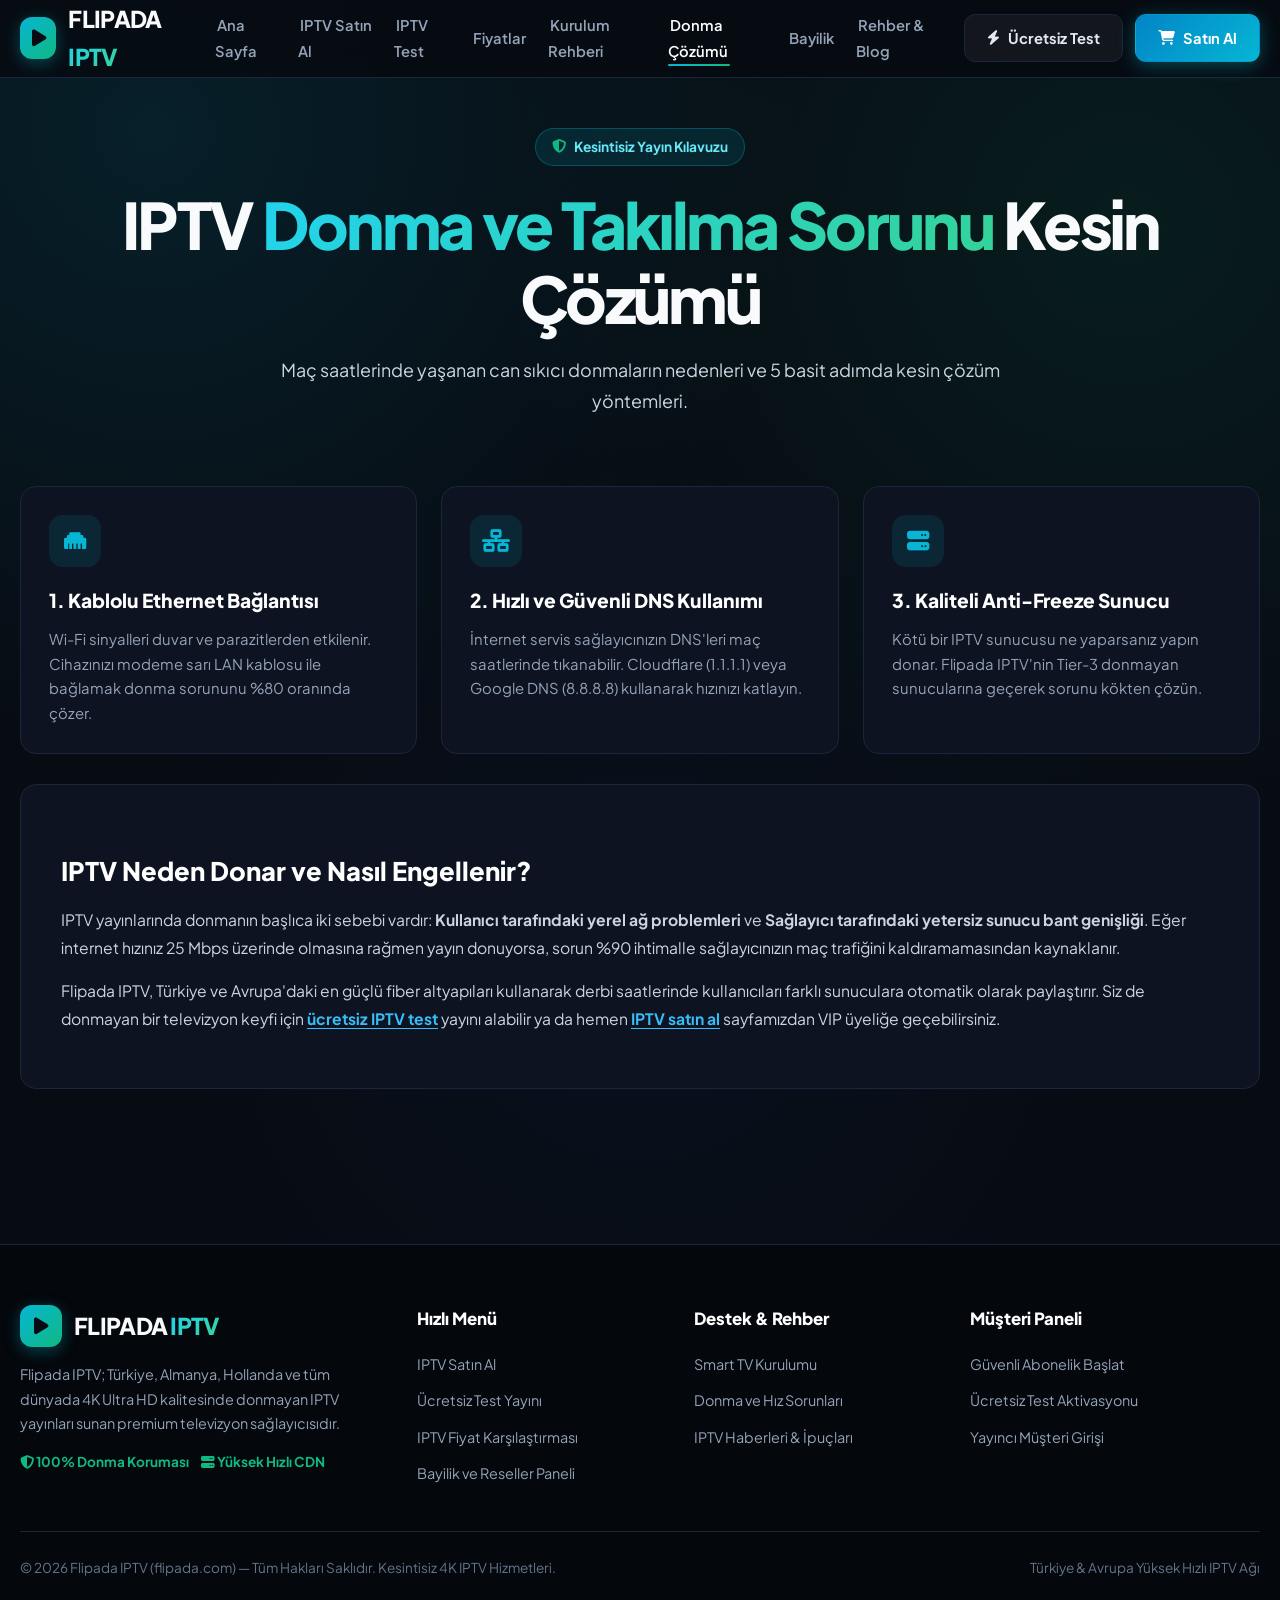
<file: iptv-donma-cozumu.html>
<!DOCTYPE html>
<html lang="tr">
<head>
  <meta charset="UTF-8">
  <meta name="viewport" content="width=device-width, initial-scale=1.0">
  <title>IPTV Donma Sorunu Kesin Çözümü | Kesintisiz Maç Yayını 2026</title>
  <meta name="description" content="IPTV donma ve takılma sorunları nasıl çözülür? İnternet hızı, DNS ayarları, modem optimizasyonu ve donmayan IPTV sunucuları ile kesin çözüm rehberi.">
  <meta name="keywords" content="iptv donma çözümü, iptv neden donar, donmayan iptv, iptv takılma sorunu, iptv hız ayarları, maçta donmayan iptv">
  <meta name="robots" content="index, follow, max-image-preview:large, max-snippet:-1">
  <link rel="canonical" href="https://flipada.com/iptv-donma-cozumu">
  <link rel="preconnect" href="https://fonts.googleapis.com">
  <link rel="preconnect" href="https://fonts.gstatic.com" crossorigin>
  <link href="https://fonts.googleapis.com/css2?family=Plus+Jakarta+Sans:wght@400;500;600;700;800;900&display=swap" rel="stylesheet">
  <link rel="stylesheet" href="https://cdnjs.cloudflare.com/ajax/libs/font-awesome/6.5.2/css/all.min.css">
  <link rel="stylesheet" href="/style.css">
</head>
<body>
  <header class="site-header">
    <div class="container nav-wrap">
      <a href="/" class="logo" aria-label="Flipada IPTV">
        <div class="logo-badge"><i class="fas fa-play"></i></div>
        <div>FLIPADA <span>IPTV</span></div>
      </a>
      <ul class="nav-links">
        <li><a href="/" class="">Ana Sayfa</a></li>
        <li><a href="/iptv-satin-al" class="">IPTV Satın Al</a></li>
        <li><a href="/iptv-test" class="">IPTV Test</a></li>
        <li><a href="/iptv-fiyatlari" class="">Fiyatlar</a></li>
        <li><a href="/iptv-kurulumu" class="">Kurulum Rehberi</a></li>
        <li><a href="/iptv-donma-cozumu" class="active">Donma Çözümü</a></li>
        <li><a href="/iptv-bayilik" class="">Bayilik</a></li>
        <li><a href="/blog" class="">Rehber & Blog</a></li>
      </ul>
      <div class="header-actions">
        <a href="/iptv-test" class="btn btn-ghost"><i class="fas fa-bolt"></i> Ücretsiz Test</a>
        <a href="https://kaliteplayer12.com/iptv-satin-al" class="btn btn-primary"><i class="fas fa-shopping-cart"></i> Satın Al</a>
        <button class="mobile-toggle" id="mobileToggle" aria-label="Menüyü Aç"><i class="fas fa-bars"></i></button>
      </div>
    </div>
  </header>

  <div class="mobile-backdrop" id="mobileBackdrop"></div>
  <div class="mobile-nav-panel" id="mobileNavPanel">
    <div class="mobile-panel-top">
      <div class="logo">
        <div class="logo-badge"><i class="fas fa-play"></i></div>
        <div>FLIPADA <span>IPTV</span></div>
      </div>
      <button class="mobile-close-btn" id="mobileCloseBtn"><i class="fas fa-times"></i></button>
    </div>
    <ul class="mobile-menu-list">
      <li><a href="/">Ana Sayfa</a></li>
      <li><a href="/iptv-satin-al">IPTV Satın Al</a></li>
      <li><a href="/iptv-test">Ücretsiz IPTV Test</a></li>
      <li><a href="/iptv-fiyatlari">IPTV Fiyat Listesi</a></li>
      <li><a href="/iptv-kurulumu">Cihaz Kurulum Kılavuzu</a></li>
      <li><a href="/iptv-donma-cozumu">Donma & Takılma Çözümü</a></li>
      <li><a href="/iptv-bayilik">IPTV Bayilik Paneli</a></li>
      <li><a href="/blog">Blog & Haberler</a></li>
    </ul>
    <div style="margin-top:auto; display:flex; flex-direction:column; gap:12px; padding-top:20px;">
      <a href="/iptv-test" class="btn btn-ghost" style="width:100%">Ücretsiz Test Al</a>
      <a href="https://kaliteplayer12.com/iptv-satin-al" class="btn btn-primary" style="width:100%">IPTV Satın Al</a>
    </div>
  </div>

  <section class="hero-sec" style="padding:50px 0 30px; text-align:center;">
    <div class="container">
      <div class="pill-badge"><i class="fas fa-shield-alt"></i> Kesintisiz Yayın Kılavuzu</div>
      <h1 class="hero-h1">IPTV <span>Donma ve Takılma Sorunu</span> Kesin Çözümü</h1>
      <p class="hero-lead" style="margin:0 auto 30px; max-width:720px;">
        Maç saatlerinde yaşanan can sıkıcı donmaların nedenleri ve 5 basit adımda kesin çözüm yöntemleri.
      </p>
    </div>
  </section>

  <section class="main-sec" style="padding-top:10px;">
    <div class="container">
      <div class="grid-3">
        <div class="feat-card">
          <div class="feat-icon"><i class="fas fa-ethernet"></i></div>
          <h3>1. Kablolu Ethernet Bağlantısı</h3>
          <p>Wi-Fi sinyalleri duvar ve parazitlerden etkilenir. Cihazınızı modeme sarı LAN kablosu ile bağlamak donma sorununu %80 oranında çözer.</p>
        </div>
        <div class="feat-card">
          <div class="feat-icon"><i class="fas fa-network-wired"></i></div>
          <h3>2. Hızlı ve Güvenli DNS Kullanımı</h3>
          <p>İnternet servis sağlayıcınızın DNS'leri maç saatlerinde tıkanabilir. Cloudflare (1.1.1.1) veya Google DNS (8.8.8.8) kullanarak hızınızı katlayın.</p>
        </div>
        <div class="feat-card">
          <div class="feat-icon"><i class="fas fa-server"></i></div>
          <h3>3. Kaliteli Anti-Freeze Sunucu</h3>
          <p>Kötü bir IPTV sunucusu ne yaparsanız yapın donar. Flipada IPTV'nin Tier-3 donmayan sunucularına geçerek sorunu kökten çözün.</p>
        </div>
      </div>

      <div class="article-body">
        <h2>IPTV Neden Donar ve Nasıl Engellenir?</h2>
        <p>
          IPTV yayınlarında donmanın başlıca iki sebebi vardır: <strong>Kullanıcı tarafındaki yerel ağ problemleri</strong> ve <strong>Sağlayıcı tarafındaki yetersiz sunucu bant genişliği</strong>. Eğer internet hızınız 25 Mbps üzerinde olmasına rağmen yayın donuyorsa, sorun %90 ihtimalle sağlayıcınızın maç trafiğini kaldıramamasından kaynaklanır.
        </p>
        <p>
          Flipada IPTV, Türkiye ve Avrupa'daki en güçlü fiber altyapıları kullanarak derbi saatlerinde kullanıcıları farklı sunuculara otomatik olarak paylaştırır. Siz de donmayan bir televizyon keyfi için <a href="/iptv-test" class="intext-link">ücretsiz IPTV test</a> yayını alabilir ya da hemen <a href="/iptv-satin-al" class="intext-link">IPTV satın al</a> sayfamızdan VIP üyeliğe geçebilirsiniz.
        </p>
      </div>
    </div>
  </section>

  <footer class="site-footer">
    <div class="container footer-cols">
      <div class="footer-col">
        <div class="logo" style="margin-bottom:15px;">
          <div class="logo-badge"><i class="fas fa-play"></i></div>
          <div>FLIPADA <span>IPTV</span></div>
        </div>
        <p style="font-size:0.9rem; line-height:1.7; color:var(--text-muted); margin-bottom:15px;">
          Flipada IPTV; Türkiye, Almanya, Hollanda ve tüm dünyada 4K Ultra HD kalitesinde donmayan IPTV yayınları sunan premium televizyon sağlayıcısıdır.
        </p>
        <div style="display:flex; gap:12px; font-weight:700; font-size:0.85rem; color:var(--accent);">
          <span><i class="fas fa-shield-alt"></i> 100% Donma Koruması</span>
          <span><i class="fas fa-server"></i> Yüksek Hızlı CDN</span>
        </div>
      </div>
      <div class="footer-col">
        <h4>Hızlı Menü</h4>
        <ul>
          <li><a href="/iptv-satin-al">IPTV Satın Al</a></li>
          <li><a href="/iptv-test">Ücretsiz Test Yayını</a></li>
          <li><a href="/iptv-fiyatlari">IPTV Fiyat Karşılaştırması</a></li>
          <li><a href="/iptv-bayilik">Bayilik ve Reseller Paneli</a></li>
        </ul>
      </div>
      <div class="footer-col">
        <h4>Destek & Rehber</h4>
        <ul>
          <li><a href="/iptv-kurulumu">Smart TV Kurulumu</a></li>
          <li><a href="/iptv-donma-cozumu">Donma ve Hız Sorunları</a></li>
          <li><a href="/blog">IPTV Haberleri & İpuçları</a></li>
        </ul>
      </div>
      <div class="footer-col">
        <h4>Müşteri Paneli</h4>
        <ul>
          <li><a href="https://kaliteplayer12.com/iptv-satin-al">Güvenli Abonelik Başlat</a></li>
          <li><a href="https://kaliteplayer12.com/iptv-test">Ücretsiz Test Aktivasyonu</a></li>
          <li><a href="https://kaliteplayer12.com/">Yayıncı Müşteri Girişi</a></li>
        </ul>
      </div>
    </div>
    <div class="container footer-bottom">
      <div>© 2026 Flipada IPTV (flipada.com) — Tüm Hakları Saklıdır. Kesintisiz 4K IPTV Hizmetleri.</div>
      <div>Türkiye & Avrupa Yüksek Hızlı IPTV Ağı</div>
    </div>
  </footer>
  <style>
/* Flipada IPTV - Master Dark Theme */
:root {
  --bg: #070b12;
  --surface: #0d1320;
  --surface-hover: #131c2e;
  --surface-border: #1a263c;
  --primary: #06b6d4;
  --primary-glow: rgba(6, 182, 212, 0.35);
  --accent: #10b981;
  --accent-glow: rgba(16, 185, 129, 0.35);
  --blue: #3b82f6;
  --amber: #f59e0b;
  --text: #f8fafc;
  --text-muted: #94a3b8;
  --text-dim: #64748b;
  --max-w: 1240px;
  --radius: 16px;
  --transition: all 0.25s cubic-bezier(0.4, 0, 0.2, 1);
}

* { box-sizing: border-box; margin: 0; padding: 0; }
html {
  scroll-behavior: smooth;
  font-family: 'Plus Jakarta Sans', system-ui, -apple-system, sans-serif;
  background-color: var(--bg);
  color: var(--text);
  line-height: 1.65;
}
body {
  background: 
    radial-gradient(circle at 12% 8%, rgba(6, 182, 212, 0.12), transparent 35%),
    radial-gradient(circle at 88% 14%, rgba(16, 185, 129, 0.10), transparent 35%),
    radial-gradient(circle at 50% 60%, rgba(59, 130, 246, 0.05), transparent 45%),
    var(--bg);
  min-height: 100vh;
  overflow-x: hidden;
}
a { color: inherit; text-decoration: none; transition: var(--transition); }
img { max-width: 100%; height: auto; }
.container { width: min(var(--max-w), calc(100% - 40px)); margin: 0 auto; }

header.site-header {
  position: sticky; top: 0; z-index: 1000;
  background: rgba(7, 11, 18, 0.92);
  backdrop-filter: blur(16px);
  -webkit-backdrop-filter: blur(16px);
  border-bottom: 1px solid var(--surface-border);
}
.nav-wrap {
  display: flex; align-items: center; justify-content: space-between;
  min-height: 76px; gap: 20px;
}
.logo {
  display: flex; align-items: center; gap: 12px;
  font-size: 1.45rem; font-weight: 900; letter-spacing: -0.03em;
}
.logo-badge {
  width: 42px; height: 42px; border-radius: 12px;
  background: linear-gradient(135deg, var(--primary), var(--accent));
  display: flex; align-items: center; justify-content: center;
  color: #070b12; font-size: 1.2rem; font-weight: 900; box-shadow: 0 4px 16px var(--primary-glow);
}
.logo span {
  background: linear-gradient(135deg, #22d3ee, #34d399);
  -webkit-background-clip: text; -webkit-text-fill-color: transparent;
}
.nav-links { display: flex; align-items: center; gap: 20px; list-style: none; }
.nav-links a {
  font-size: 0.92rem; font-weight: 600; color: var(--text-muted);
  position: relative; padding: 6px 2px;
}
.nav-links a:hover, .nav-links a.active { color: #fff; }
.nav-links a.active::after {
  content: ''; position: absolute; bottom: 0; left: 0; width: 100%; height: 2px;
  background: linear-gradient(90deg, var(--primary), var(--accent));
  border-radius: 2px;
}
.header-actions { display: flex; align-items: center; gap: 12px; }

.btn {
  display: inline-flex; align-items: center; justify-content: center;
  gap: 8px; padding: 11px 22px; border-radius: 11px;
  font-weight: 700; font-size: 0.92rem; cursor: pointer;
  border: 1px solid transparent; transition: var(--transition);
  text-align: center; white-space: nowrap;
}
.btn-primary {
  background: linear-gradient(135deg, #0284c7, #06b6d4);
  color: #fff; box-shadow: 0 4px 18px var(--primary-glow);
}
.btn-primary:hover {
  transform: translateY(-2px); box-shadow: 0 8px 25px var(--primary-glow); filter: brightness(1.1);
}
.btn-accent {
  background: linear-gradient(135deg, #059669, #10b981);
  color: #fff; box-shadow: 0 4px 18px var(--accent-glow);
}
.btn-accent:hover {
  transform: translateY(-2px); box-shadow: 0 8px 25px var(--accent-glow); filter: brightness(1.1);
}
.btn-ghost {
  background: rgba(255, 255, 255, 0.05); color: #e2e8f0;
  border: 1px solid var(--surface-border);
}
.btn-ghost:hover {
  background: rgba(255, 255, 255, 0.1); border-color: rgba(255, 255, 255, 0.2); transform: translateY(-2px);
}
.btn-lg { padding: 15px 32px; font-size: 1.05rem; border-radius: 13px; }

.mobile-toggle {
  display: none; background: transparent; border: none;
  color: #fff; font-size: 1.5rem; cursor: pointer; padding: 6px;
}

/* Mobile panel - strictly hidden on desktop */
.mobile-nav-panel {
  display: none !important;
  position: fixed; top: 0; right: -100%; width: 85%; max-width: 320px; height: 100vh;
  background: #090e18; border-left: 1px solid var(--surface-border);
  z-index: 2000; padding: 25px 20px; flex-direction: column;
  transition: right 0.25s ease;
}
.mobile-nav-panel.open { display: flex !important; right: 0; }
.mobile-backdrop {
  position: fixed; top: 0; left: 0; width: 100vw; height: 100vh;
  background: rgba(0,0,0,0.7); z-index: 1999; display: none;
}
.mobile-backdrop.open { display: block; }
.mobile-panel-top { display: flex; justify-content: space-between; align-items: center; margin-bottom: 25px; }
.mobile-close-btn { background: transparent; border: none; color: #fff; font-size: 1.4rem; cursor: pointer; }
.mobile-menu-list { list-style: none; display: flex; flex-direction: column; gap: 16px; }
.mobile-menu-list a { font-size: 1.05rem; font-weight: 700; color: #e2e8f0; }

@media (min-width: 769px) {
  .mobile-nav-panel, .mobile-backdrop, .mobile-toggle { display: none !important; }
}

/* Hero Section */
.hero-sec { padding: 80px 0 60px; position: relative; }
.hero-split { display: grid; grid-template-columns: 1.15fr 0.85fr; gap: 50px; align-items: center; }
.pill-badge {
  display: inline-flex; align-items: center; gap: 8px;
  background: rgba(6, 182, 212, 0.12); border: 1px solid rgba(6, 182, 212, 0.3);
  color: #67e8f9; padding: 7px 16px; border-radius: 999px;
  font-size: 0.86rem; font-weight: 700; margin-bottom: 22px;
}
.pill-badge i { color: var(--accent); }

h1.hero-h1 {
  font-size: clamp(2.3rem, 5vw, 4rem); font-weight: 900;
  line-height: 1.15; letter-spacing: -0.04em; margin-bottom: 20px;
}
h1.hero-h1 span {
  background: linear-gradient(135deg, #22d3ee, #34d399);
  -webkit-background-clip: text; -webkit-text-fill-color: transparent;
}
p.hero-lead {
  font-size: 1.12rem; color: #cbd5e1; line-height: 1.7; margin-bottom: 30px;
}
.hero-actions { display: flex; gap: 14px; flex-wrap: wrap; margin-bottom: 38px; }

.stat-strip {
  display: grid; grid-template-columns: repeat(4, 1fr); gap: 15px;
  padding-top: 25px; border-top: 1px solid var(--surface-border);
}
.stat-box {
  background: var(--surface); border: 1px solid var(--surface-border);
  padding: 14px; border-radius: 12px; text-align: center;
}
.stat-box .num { font-size: 1.5rem; font-weight: 900; color: #fff; line-height: 1.2; }
.stat-box .desc { font-size: 0.78rem; color: var(--text-muted); font-weight: 600; margin-top: 4px; }

/* Hero Preview */
.hero-preview {
  background: var(--surface); border: 1px solid var(--surface-border);
  border-radius: 22px; padding: 26px; box-shadow: 0 20px 50px rgba(0,0,0,0.5);
  position: relative;
}
.hero-preview::before {
  content: ''; position: absolute; top: 0; left: 0; right: 0; height: 2px;
  background: linear-gradient(90deg, var(--primary), var(--accent));
}
.preview-top {
  display: flex; justify-content: space-between; align-items: center;
  padding-bottom: 15px; margin-bottom: 18px; border-bottom: 1px solid var(--surface-border);
}
.preview-title { font-size: 1.05rem; font-weight: 800; color: #fff; }
.live-pill {
  background: rgba(239, 68, 68, 0.18); border: 1px solid rgba(239, 68, 68, 0.4);
  color: #f87171; font-size: 0.76rem; font-weight: 800; padding: 4px 10px; border-radius: 6px;
  display: flex; align-items: center; gap: 6px;
}
.live-dot { width: 7px; height: 7px; border-radius: 50%; background: #ef4444; }
.preview-channels { display: flex; flex-direction: column; gap: 10px; margin-bottom: 20px; }
.channel-row {
  display: flex; justify-content: space-between; align-items: center;
  background: rgba(255, 255, 255, 0.03); border: 1px solid var(--surface-border);
  padding: 10px 14px; border-radius: 10px; font-size: 0.88rem;
}
.channel-row .res {
  background: rgba(6, 182, 212, 0.15); color: #67e8f9;
  font-size: 0.75rem; font-weight: 800; padding: 2px 8px; border-radius: 4px;
}

/* Sections */
section.main-sec { padding: 75px 0; }
section.main-sec.alt { background: rgba(13, 19, 32, 0.5); }
.sec-header { max-width: 760px; margin: 0 auto 50px; text-align: center; }
.sec-badge {
  font-size: 0.8rem; font-weight: 800; text-transform: uppercase;
  letter-spacing: 0.12em; color: var(--primary); margin-bottom: 10px;
}
h2.sec-title {
  font-size: clamp(2rem, 3.8vw, 2.9rem); font-weight: 900;
  line-height: 1.2; letter-spacing: -0.03em; margin-bottom: 16px;
}
p.sec-sub { font-size: 1.05rem; color: var(--text-muted); }

/* Grid Layouts */
.grid-3 { display: grid; grid-template-columns: repeat(3, 1fr); gap: 24px; }
.grid-4 { display: grid; grid-template-columns: repeat(4, 1fr); gap: 20px; }
.grid-2 { display: grid; grid-template-columns: 1fr 1fr; gap: 30px; }

/* Pricing Cards */
.pricing-card {
  background: var(--surface); border: 1px solid var(--surface-border);
  border-radius: var(--radius); padding: 36px 28px; display: flex;
  flex-direction: column; position: relative; transition: var(--transition);
}
.pricing-card:hover {
  transform: translateY(-5px); border-color: rgba(6, 182, 212, 0.4);
  box-shadow: 0 15px 40px rgba(0,0,0,0.4);
}
.pricing-card.featured {
  border-color: var(--primary);
  background: linear-gradient(165deg, rgba(13, 25, 42, 0.95), rgba(7, 15, 26, 0.98));
  box-shadow: 0 12px 40px rgba(6, 182, 212, 0.18);
}
.featured-tag {
  position: absolute; top: -13px; left: 50%; transform: translateX(-50%);
  background: linear-gradient(135deg, var(--primary), var(--accent));
  color: #070b12; font-size: 0.78rem; font-weight: 900;
  padding: 4px 16px; border-radius: 999px; text-transform: uppercase;
}
.plan-name { font-size: 1.3rem; font-weight: 800; margin-bottom: 8px; color: #fff; }
.plan-desc { font-size: 0.88rem; color: var(--text-muted); margin-bottom: 22px; }
.plan-price { font-size: 2.5rem; font-weight: 900; color: #fff; margin-bottom: 24px; }
.plan-price span { font-size: 0.95rem; font-weight: 600; color: var(--text-muted); }
.plan-features { list-style: none; display: flex; flex-direction: column; gap: 12px; margin-bottom: 30px; flex: 1; }
.plan-features li {
  display: flex; align-items: center; gap: 10px;
  font-size: 0.92rem; color: #cbd5e1;
}
.plan-features li i { color: var(--accent); font-size: 0.9rem; }

/* Feature Cards */
.feat-card {
  background: var(--surface); border: 1px solid var(--surface-border);
  border-radius: var(--radius); padding: 28px; transition: var(--transition);
}
.feat-card:hover {
  transform: translateY(-4px); background: var(--surface-hover);
  border-color: rgba(6, 182, 212, 0.35);
}
.feat-icon {
  width: 52px; height: 52px; border-radius: 14px;
  background: rgba(6, 182, 212, 0.12); color: var(--primary);
  display: flex; align-items: center; justify-content: center;
  font-size: 1.4rem; margin-bottom: 18px;
}
.feat-card h3 { font-size: 1.2rem; font-weight: 800; margin-bottom: 10px; color: #fff; }
.feat-card p { font-size: 0.93rem; color: var(--text-muted); line-height: 1.65; }

/* Table */
.compare-box {
  background: var(--surface); border: 1px solid var(--surface-border);
  border-radius: var(--radius); overflow-x: auto;
}
table.custom-table { width: 100%; border-collapse: collapse; text-align: left; }
table.custom-table th, table.custom-table td {
  padding: 16px 20px; border-bottom: 1px solid var(--surface-border);
  font-size: 0.93rem;
}
table.custom-table th {
  background: rgba(255, 255, 255, 0.02); font-weight: 800; color: #fff;
}
table.custom-table tr:hover td { background: rgba(255, 255, 255, 0.02); }

/* FAQ Accordion */
.faq-wrap { max-width: 840px; margin: 0 auto; display: flex; flex-direction: column; gap: 14px; }
.faq-item {
  background: var(--surface); border: 1px solid var(--surface-border);
  border-radius: 12px; overflow: hidden; transition: var(--transition);
}
.faq-q {
  padding: 18px 22px; cursor: pointer; display: flex;
  align-items: center; justify-content: space-between; gap: 15px;
  font-weight: 700; font-size: 1.02rem; color: #fff;
}
.faq-q i { color: var(--primary); transition: transform 0.25s ease; font-size: 0.9rem; }
.faq-a {
  max-height: 0; overflow: hidden; transition: max-height 0.3s ease, padding 0.3s ease;
  padding: 0 22px; font-size: 0.93rem; color: var(--text-muted); line-height: 1.7;
}
.faq-item.active { border-color: rgba(6, 182, 212, 0.4); background: var(--surface-hover); }
.faq-item.active .faq-q i { transform: rotate(180deg); }
.faq-item.active .faq-a { max-height: 400px; padding-bottom: 20px; }

/* In-text links */
a.intext-link {
  color: #38bdf8; font-weight: 700; text-decoration: underline; text-underline-offset: 3px;
}
a.intext-link:hover { color: #7dd3fc; }

/* Article text block */
.article-body {
  background: var(--surface); border: 1px solid var(--surface-border);
  border-radius: var(--radius); padding: 40px; margin-top: 30px;
}
.article-body h2 { font-size: 1.6rem; font-weight: 800; color: #fff; margin: 25px 0 14px; }
.article-body h3 { font-size: 1.3rem; font-weight: 800; color: #e2e8f0; margin: 20px 0 10px; }
.article-body p { font-size: 0.98rem; color: #cbd5e1; line-height: 1.75; margin-bottom: 16px; }
.article-body ul { margin: 15px 0 20px 22px; color: #cbd5e1; line-height: 1.8; }

/* Footer */
footer.site-footer {
  background: #04070c; border-top: 1px solid var(--surface-border);
  padding: 60px 0 30px; margin-top: 80px;
}
.footer-cols { display: grid; grid-template-columns: 1.5fr 1fr 1fr 1.2fr; gap: 35px; margin-bottom: 45px; }
.footer-col h4 { font-size: 1.05rem; font-weight: 800; color: #fff; margin-bottom: 18px; }
.footer-col ul { list-style: none; display: flex; flex-direction: column; gap: 10px; }
.footer-col ul a { color: var(--text-muted); font-size: 0.9rem; }
.footer-col ul a:hover { color: var(--primary); padding-left: 3px; }
.footer-bottom {
  padding-top: 25px; border-top: 1px solid var(--surface-border);
  display: flex; justify-content: space-between; font-size: 0.85rem; color: var(--text-dim);
}

@media (max-width: 992px) {
  .hero-split, .grid-3 { grid-template-columns: 1fr; }
  .grid-4 { grid-template-columns: 1fr 1fr; }
  .footer-cols { grid-template-columns: 1fr 1fr; }
  .stat-strip { grid-template-columns: 1fr 1fr; }
}
@media (max-width: 768px) {
  .nav-links, .header-actions .btn-ghost { display: none; }
  .mobile-toggle { display: block; }
  .grid-4, .grid-2 { grid-template-columns: 1fr; }
  .footer-cols { grid-template-columns: 1fr; }
  .footer-bottom { flex-direction: column; gap: 10px; text-align: center; }
  .article-body { padding: 22px; }
}

  </style>
  <script>
document.addEventListener('DOMContentLoaded', function () {
  const faqItems = document.querySelectorAll('.faq-item');
  faqItems.forEach(item => {
    const q = item.querySelector('.faq-q');
    if (q) {
      q.addEventListener('click', () => {
        const isActive = item.classList.contains('active');
        faqItems.forEach(f => f.classList.remove('active'));
        if (!isActive) item.classList.add('active');
      });
    }
  });

  const mobToggle = document.getElementById('mobileToggle');
  const mobPanel = document.getElementById('mobileNavPanel');
  const backdrop = document.getElementById('mobileBackdrop');
  const closeBtn = document.getElementById('mobileCloseBtn');

  function openMenu() {
    if (mobPanel) mobPanel.classList.add('open');
    if (backdrop) backdrop.classList.add('open');
    document.body.style.overflow = 'hidden';
  }
  function closeMenu() {
    if (mobPanel) mobPanel.classList.remove('open');
    if (backdrop) backdrop.classList.remove('open');
    document.body.style.overflow = 'auto';
  }

  if (mobToggle) mobToggle.addEventListener('click', openMenu);
  if (closeBtn) closeBtn.addEventListener('click', closeMenu);
  if (backdrop) backdrop.addEventListener('click', closeMenu);

  const menuLinks = document.querySelectorAll('.mobile-menu-list a');
  menuLinks.forEach(l => l.addEventListener('click', closeMenu));
});

  </script>
  <script src="/main.js"></script>
</body>
</html>
</file>
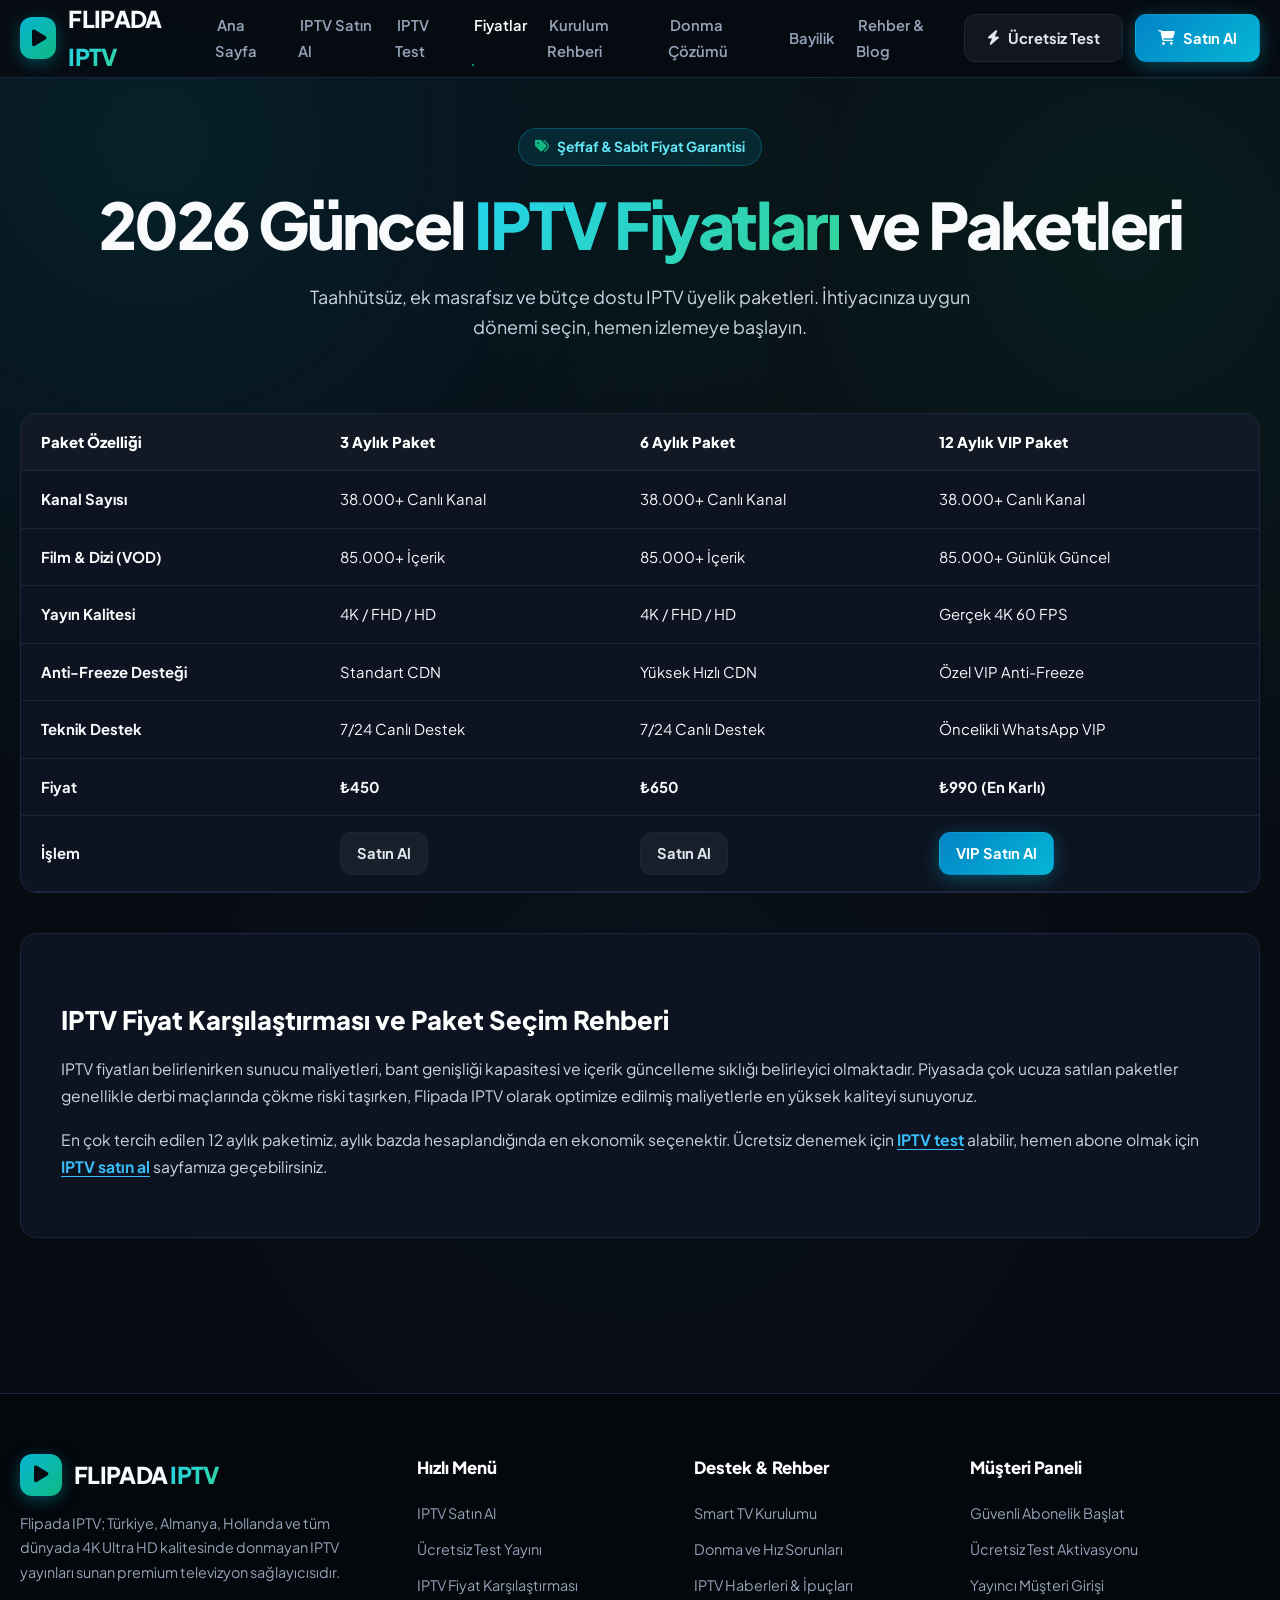
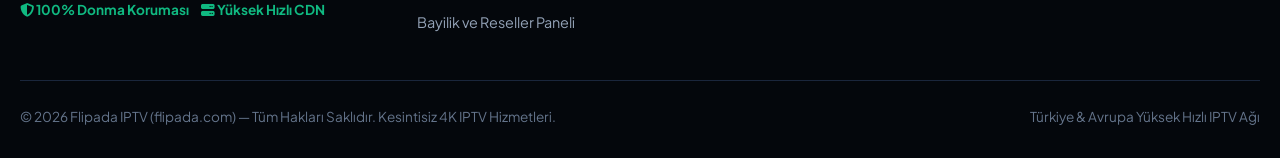
<file: iptv-fiyatlari.html>
<!DOCTYPE html>
<html lang="tr">
<head>
  <meta charset="UTF-8">
  <meta name="viewport" content="width=device-width, initial-scale=1.0">
  <title>2026 IPTV Fiyatları | En Uygun ve Kaliteli IPTV Paket Ücretleri</title>
  <meta name="description" content="2026 yılı güncel IPTV fiyatları burada! En ucuz, kaliteli ve donmayan IPTV paketlerini karşılaştırın. 3 ay, 6 ay ve 12 aylık VIP IPTV paket fiyatları ve indirimler.">
  <meta name="keywords" content="iptv fiyatları, 2026 iptv fiyatları, ucuz iptv, iptv paketleri, en iyi iptv fiyatı, kaliteli iptv ücretleri">
  <meta name="robots" content="index, follow, max-image-preview:large, max-snippet:-1">
  <link rel="canonical" href="https://flipada.com/iptv-fiyatlari">
  <link rel="preconnect" href="https://fonts.googleapis.com">
  <link rel="preconnect" href="https://fonts.gstatic.com" crossorigin>
  <link href="https://fonts.googleapis.com/css2?family=Plus+Jakarta+Sans:wght@400;500;600;700;800;900&display=swap" rel="stylesheet">
  <link rel="stylesheet" href="https://cdnjs.cloudflare.com/ajax/libs/font-awesome/6.5.2/css/all.min.css">
  <link rel="stylesheet" href="/style.css">
</head>
<body>
  <header class="site-header">
    <div class="container nav-wrap">
      <a href="/" class="logo" aria-label="Flipada IPTV">
        <div class="logo-badge"><i class="fas fa-play"></i></div>
        <div>FLIPADA <span>IPTV</span></div>
      </a>
      <ul class="nav-links">
        <li><a href="/" class="">Ana Sayfa</a></li>
        <li><a href="/iptv-satin-al" class="">IPTV Satın Al</a></li>
        <li><a href="/iptv-test" class="">IPTV Test</a></li>
        <li><a href="/iptv-fiyatlari" class="active">Fiyatlar</a></li>
        <li><a href="/iptv-kurulumu" class="">Kurulum Rehberi</a></li>
        <li><a href="/iptv-donma-cozumu" class="">Donma Çözümü</a></li>
        <li><a href="/iptv-bayilik" class="">Bayilik</a></li>
        <li><a href="/blog" class="">Rehber & Blog</a></li>
      </ul>
      <div class="header-actions">
        <a href="/iptv-test" class="btn btn-ghost"><i class="fas fa-bolt"></i> Ücretsiz Test</a>
        <a href="https://kaliteplayer12.com/iptv-satin-al" class="btn btn-primary"><i class="fas fa-shopping-cart"></i> Satın Al</a>
        <button class="mobile-toggle" id="mobileToggle" aria-label="Menüyü Aç"><i class="fas fa-bars"></i></button>
      </div>
    </div>
  </header>

  <div class="mobile-backdrop" id="mobileBackdrop"></div>
  <div class="mobile-nav-panel" id="mobileNavPanel">
    <div class="mobile-panel-top">
      <div class="logo">
        <div class="logo-badge"><i class="fas fa-play"></i></div>
        <div>FLIPADA <span>IPTV</span></div>
      </div>
      <button class="mobile-close-btn" id="mobileCloseBtn"><i class="fas fa-times"></i></button>
    </div>
    <ul class="mobile-menu-list">
      <li><a href="/">Ana Sayfa</a></li>
      <li><a href="/iptv-satin-al">IPTV Satın Al</a></li>
      <li><a href="/iptv-test">Ücretsiz IPTV Test</a></li>
      <li><a href="/iptv-fiyatlari">IPTV Fiyat Listesi</a></li>
      <li><a href="/iptv-kurulumu">Cihaz Kurulum Kılavuzu</a></li>
      <li><a href="/iptv-donma-cozumu">Donma & Takılma Çözümü</a></li>
      <li><a href="/iptv-bayilik">IPTV Bayilik Paneli</a></li>
      <li><a href="/blog">Blog & Haberler</a></li>
    </ul>
    <div style="margin-top:auto; display:flex; flex-direction:column; gap:12px; padding-top:20px;">
      <a href="/iptv-test" class="btn btn-ghost" style="width:100%">Ücretsiz Test Al</a>
      <a href="https://kaliteplayer12.com/iptv-satin-al" class="btn btn-primary" style="width:100%">IPTV Satın Al</a>
    </div>
  </div>

  <section class="hero-sec" style="padding:50px 0 30px; text-align:center;">
    <div class="container">
      <div class="pill-badge"><i class="fas fa-tags"></i> Şeffaf & Sabit Fiyat Garantisi</div>
      <h1 class="hero-h1">2026 Güncel <span>IPTV Fiyatları</span> ve Paketleri</h1>
      <p class="hero-lead" style="margin:0 auto 30px; max-width:720px;">
        Taahhütsüz, ek masrafsız ve bütçe dostu IPTV üyelik paketleri. İhtiyacınıza uygun dönemi seçin, hemen izlemeye başlayın.
      </p>
    </div>
  </section>

  <section class="main-sec" style="padding-top:10px;">
    <div class="container">
      <div class="compare-box" style="margin-bottom:40px;">
        <table class="custom-table">
          <thead>
            <tr>
              <th>Paket Özelliği</th>
              <th>3 Aylık Paket</th>
              <th>6 Aylık Paket</th>
              <th>12 Aylık VIP Paket</th>
            </tr>
          </thead>
          <tbody>
            <tr>
              <td><strong>Kanal Sayısı</strong></td>
              <td>38.000+ Canlı Kanal</td>
              <td>38.000+ Canlı Kanal</td>
              <td>38.000+ Canlı Kanal</td>
            </tr>
            <tr>
              <td><strong>Film & Dizi (VOD)</strong></td>
              <td>85.000+ İçerik</td>
              <td>85.000+ İçerik</td>
              <td>85.000+ Günlük Güncel</td>
            </tr>
            <tr>
              <td><strong>Yayın Kalitesi</strong></td>
              <td>4K / FHD / HD</td>
              <td>4K / FHD / HD</td>
              <td>Gerçek 4K 60 FPS</td>
            </tr>
            <tr>
              <td><strong>Anti-Freeze Desteği</strong></td>
              <td>Standart CDN</td>
              <td>Yüksek Hızlı CDN</td>
              <td>Özel VIP Anti-Freeze</td>
            </tr>
            <tr>
              <td><strong>Teknik Destek</strong></td>
              <td>7/24 Canlı Destek</td>
              <td>7/24 Canlı Destek</td>
              <td>Öncelikli WhatsApp VIP</td>
            </tr>
            <tr>
              <td><strong>Fiyat</strong></td>
              <td><strong>₺450</strong></td>
              <td><strong>₺650</strong></td>
              <td><strong>₺990 (En Karlı)</strong></td>
            </tr>
            <tr>
              <td><strong>İşlem</strong></td>
              <td><a href="https://kaliteplayer12.com/iptv-satin-al" class="btn btn-ghost" style="padding:8px 16px;">Satın Al</a></td>
              <td><a href="https://kaliteplayer12.com/iptv-satin-al" class="btn btn-ghost" style="padding:8px 16px;">Satın Al</a></td>
              <td><a href="https://kaliteplayer12.com/iptv-satin-al" class="btn btn-primary" style="padding:8px 16px;">VIP Satın Al</a></td>
            </tr>
          </tbody>
        </table>
      </div>

      <div class="article-body">
        <h2>IPTV Fiyat Karşılaştırması ve Paket Seçim Rehberi</h2>
        <p>
          IPTV fiyatları belirlenirken sunucu maliyetleri, bant genişliği kapasitesi ve içerik güncelleme sıklığı belirleyici olmaktadır. Piyasada çok ucuza satılan paketler genellikle derbi maçlarında çökme riski taşırken, Flipada IPTV olarak optimize edilmiş maliyetlerle en yüksek kaliteyi sunuyoruz.
        </p>
        <p>
          En çok tercih edilen 12 aylık paketimiz, aylık bazda hesaplandığında en ekonomik seçenektir. Ücretsiz denemek için <a href="/iptv-test" class="intext-link">IPTV test</a> alabilir, hemen abone olmak için <a href="/iptv-satin-al" class="intext-link">IPTV satın al</a> sayfamıza geçebilirsiniz.
        </p>
      </div>
    </div>
  </section>

  <footer class="site-footer">
    <div class="container footer-cols">
      <div class="footer-col">
        <div class="logo" style="margin-bottom:15px;">
          <div class="logo-badge"><i class="fas fa-play"></i></div>
          <div>FLIPADA <span>IPTV</span></div>
        </div>
        <p style="font-size:0.9rem; line-height:1.7; color:var(--text-muted); margin-bottom:15px;">
          Flipada IPTV; Türkiye, Almanya, Hollanda ve tüm dünyada 4K Ultra HD kalitesinde donmayan IPTV yayınları sunan premium televizyon sağlayıcısıdır.
        </p>
        <div style="display:flex; gap:12px; font-weight:700; font-size:0.85rem; color:var(--accent);">
          <span><i class="fas fa-shield-alt"></i> 100% Donma Koruması</span>
          <span><i class="fas fa-server"></i> Yüksek Hızlı CDN</span>
        </div>
      </div>
      <div class="footer-col">
        <h4>Hızlı Menü</h4>
        <ul>
          <li><a href="/iptv-satin-al">IPTV Satın Al</a></li>
          <li><a href="/iptv-test">Ücretsiz Test Yayını</a></li>
          <li><a href="/iptv-fiyatlari">IPTV Fiyat Karşılaştırması</a></li>
          <li><a href="/iptv-bayilik">Bayilik ve Reseller Paneli</a></li>
        </ul>
      </div>
      <div class="footer-col">
        <h4>Destek & Rehber</h4>
        <ul>
          <li><a href="/iptv-kurulumu">Smart TV Kurulumu</a></li>
          <li><a href="/iptv-donma-cozumu">Donma ve Hız Sorunları</a></li>
          <li><a href="/blog">IPTV Haberleri & İpuçları</a></li>
        </ul>
      </div>
      <div class="footer-col">
        <h4>Müşteri Paneli</h4>
        <ul>
          <li><a href="https://kaliteplayer12.com/iptv-satin-al">Güvenli Abonelik Başlat</a></li>
          <li><a href="https://kaliteplayer12.com/iptv-test">Ücretsiz Test Aktivasyonu</a></li>
          <li><a href="https://kaliteplayer12.com/">Yayıncı Müşteri Girişi</a></li>
        </ul>
      </div>
    </div>
    <div class="container footer-bottom">
      <div>© 2026 Flipada IPTV (flipada.com) — Tüm Hakları Saklıdır. Kesintisiz 4K IPTV Hizmetleri.</div>
      <div>Türkiye & Avrupa Yüksek Hızlı IPTV Ağı</div>
    </div>
  </footer>
  <style>
/* Flipada IPTV - Master Dark Theme */
:root {
  --bg: #070b12;
  --surface: #0d1320;
  --surface-hover: #131c2e;
  --surface-border: #1a263c;
  --primary: #06b6d4;
  --primary-glow: rgba(6, 182, 212, 0.35);
  --accent: #10b981;
  --accent-glow: rgba(16, 185, 129, 0.35);
  --blue: #3b82f6;
  --amber: #f59e0b;
  --text: #f8fafc;
  --text-muted: #94a3b8;
  --text-dim: #64748b;
  --max-w: 1240px;
  --radius: 16px;
  --transition: all 0.25s cubic-bezier(0.4, 0, 0.2, 1);
}

* { box-sizing: border-box; margin: 0; padding: 0; }
html {
  scroll-behavior: smooth;
  font-family: 'Plus Jakarta Sans', system-ui, -apple-system, sans-serif;
  background-color: var(--bg);
  color: var(--text);
  line-height: 1.65;
}
body {
  background: 
    radial-gradient(circle at 12% 8%, rgba(6, 182, 212, 0.12), transparent 35%),
    radial-gradient(circle at 88% 14%, rgba(16, 185, 129, 0.10), transparent 35%),
    radial-gradient(circle at 50% 60%, rgba(59, 130, 246, 0.05), transparent 45%),
    var(--bg);
  min-height: 100vh;
  overflow-x: hidden;
}
a { color: inherit; text-decoration: none; transition: var(--transition); }
img { max-width: 100%; height: auto; }
.container { width: min(var(--max-w), calc(100% - 40px)); margin: 0 auto; }

header.site-header {
  position: sticky; top: 0; z-index: 1000;
  background: rgba(7, 11, 18, 0.92);
  backdrop-filter: blur(16px);
  -webkit-backdrop-filter: blur(16px);
  border-bottom: 1px solid var(--surface-border);
}
.nav-wrap {
  display: flex; align-items: center; justify-content: space-between;
  min-height: 76px; gap: 20px;
}
.logo {
  display: flex; align-items: center; gap: 12px;
  font-size: 1.45rem; font-weight: 900; letter-spacing: -0.03em;
}
.logo-badge {
  width: 42px; height: 42px; border-radius: 12px;
  background: linear-gradient(135deg, var(--primary), var(--accent));
  display: flex; align-items: center; justify-content: center;
  color: #070b12; font-size: 1.2rem; font-weight: 900; box-shadow: 0 4px 16px var(--primary-glow);
}
.logo span {
  background: linear-gradient(135deg, #22d3ee, #34d399);
  -webkit-background-clip: text; -webkit-text-fill-color: transparent;
}
.nav-links { display: flex; align-items: center; gap: 20px; list-style: none; }
.nav-links a {
  font-size: 0.92rem; font-weight: 600; color: var(--text-muted);
  position: relative; padding: 6px 2px;
}
.nav-links a:hover, .nav-links a.active { color: #fff; }
.nav-links a.active::after {
  content: ''; position: absolute; bottom: 0; left: 0; width: 100%; height: 2px;
  background: linear-gradient(90deg, var(--primary), var(--accent));
  border-radius: 2px;
}
.header-actions { display: flex; align-items: center; gap: 12px; }

.btn {
  display: inline-flex; align-items: center; justify-content: center;
  gap: 8px; padding: 11px 22px; border-radius: 11px;
  font-weight: 700; font-size: 0.92rem; cursor: pointer;
  border: 1px solid transparent; transition: var(--transition);
  text-align: center; white-space: nowrap;
}
.btn-primary {
  background: linear-gradient(135deg, #0284c7, #06b6d4);
  color: #fff; box-shadow: 0 4px 18px var(--primary-glow);
}
.btn-primary:hover {
  transform: translateY(-2px); box-shadow: 0 8px 25px var(--primary-glow); filter: brightness(1.1);
}
.btn-accent {
  background: linear-gradient(135deg, #059669, #10b981);
  color: #fff; box-shadow: 0 4px 18px var(--accent-glow);
}
.btn-accent:hover {
  transform: translateY(-2px); box-shadow: 0 8px 25px var(--accent-glow); filter: brightness(1.1);
}
.btn-ghost {
  background: rgba(255, 255, 255, 0.05); color: #e2e8f0;
  border: 1px solid var(--surface-border);
}
.btn-ghost:hover {
  background: rgba(255, 255, 255, 0.1); border-color: rgba(255, 255, 255, 0.2); transform: translateY(-2px);
}
.btn-lg { padding: 15px 32px; font-size: 1.05rem; border-radius: 13px; }

.mobile-toggle {
  display: none; background: transparent; border: none;
  color: #fff; font-size: 1.5rem; cursor: pointer; padding: 6px;
}

/* Mobile panel - strictly hidden on desktop */
.mobile-nav-panel {
  display: none !important;
  position: fixed; top: 0; right: -100%; width: 85%; max-width: 320px; height: 100vh;
  background: #090e18; border-left: 1px solid var(--surface-border);
  z-index: 2000; padding: 25px 20px; flex-direction: column;
  transition: right 0.25s ease;
}
.mobile-nav-panel.open { display: flex !important; right: 0; }
.mobile-backdrop {
  position: fixed; top: 0; left: 0; width: 100vw; height: 100vh;
  background: rgba(0,0,0,0.7); z-index: 1999; display: none;
}
.mobile-backdrop.open { display: block; }
.mobile-panel-top { display: flex; justify-content: space-between; align-items: center; margin-bottom: 25px; }
.mobile-close-btn { background: transparent; border: none; color: #fff; font-size: 1.4rem; cursor: pointer; }
.mobile-menu-list { list-style: none; display: flex; flex-direction: column; gap: 16px; }
.mobile-menu-list a { font-size: 1.05rem; font-weight: 700; color: #e2e8f0; }

@media (min-width: 769px) {
  .mobile-nav-panel, .mobile-backdrop, .mobile-toggle { display: none !important; }
}

/* Hero Section */
.hero-sec { padding: 80px 0 60px; position: relative; }
.hero-split { display: grid; grid-template-columns: 1.15fr 0.85fr; gap: 50px; align-items: center; }
.pill-badge {
  display: inline-flex; align-items: center; gap: 8px;
  background: rgba(6, 182, 212, 0.12); border: 1px solid rgba(6, 182, 212, 0.3);
  color: #67e8f9; padding: 7px 16px; border-radius: 999px;
  font-size: 0.86rem; font-weight: 700; margin-bottom: 22px;
}
.pill-badge i { color: var(--accent); }

h1.hero-h1 {
  font-size: clamp(2.3rem, 5vw, 4rem); font-weight: 900;
  line-height: 1.15; letter-spacing: -0.04em; margin-bottom: 20px;
}
h1.hero-h1 span {
  background: linear-gradient(135deg, #22d3ee, #34d399);
  -webkit-background-clip: text; -webkit-text-fill-color: transparent;
}
p.hero-lead {
  font-size: 1.12rem; color: #cbd5e1; line-height: 1.7; margin-bottom: 30px;
}
.hero-actions { display: flex; gap: 14px; flex-wrap: wrap; margin-bottom: 38px; }

.stat-strip {
  display: grid; grid-template-columns: repeat(4, 1fr); gap: 15px;
  padding-top: 25px; border-top: 1px solid var(--surface-border);
}
.stat-box {
  background: var(--surface); border: 1px solid var(--surface-border);
  padding: 14px; border-radius: 12px; text-align: center;
}
.stat-box .num { font-size: 1.5rem; font-weight: 900; color: #fff; line-height: 1.2; }
.stat-box .desc { font-size: 0.78rem; color: var(--text-muted); font-weight: 600; margin-top: 4px; }

/* Hero Preview */
.hero-preview {
  background: var(--surface); border: 1px solid var(--surface-border);
  border-radius: 22px; padding: 26px; box-shadow: 0 20px 50px rgba(0,0,0,0.5);
  position: relative;
}
.hero-preview::before {
  content: ''; position: absolute; top: 0; left: 0; right: 0; height: 2px;
  background: linear-gradient(90deg, var(--primary), var(--accent));
}
.preview-top {
  display: flex; justify-content: space-between; align-items: center;
  padding-bottom: 15px; margin-bottom: 18px; border-bottom: 1px solid var(--surface-border);
}
.preview-title { font-size: 1.05rem; font-weight: 800; color: #fff; }
.live-pill {
  background: rgba(239, 68, 68, 0.18); border: 1px solid rgba(239, 68, 68, 0.4);
  color: #f87171; font-size: 0.76rem; font-weight: 800; padding: 4px 10px; border-radius: 6px;
  display: flex; align-items: center; gap: 6px;
}
.live-dot { width: 7px; height: 7px; border-radius: 50%; background: #ef4444; }
.preview-channels { display: flex; flex-direction: column; gap: 10px; margin-bottom: 20px; }
.channel-row {
  display: flex; justify-content: space-between; align-items: center;
  background: rgba(255, 255, 255, 0.03); border: 1px solid var(--surface-border);
  padding: 10px 14px; border-radius: 10px; font-size: 0.88rem;
}
.channel-row .res {
  background: rgba(6, 182, 212, 0.15); color: #67e8f9;
  font-size: 0.75rem; font-weight: 800; padding: 2px 8px; border-radius: 4px;
}

/* Sections */
section.main-sec { padding: 75px 0; }
section.main-sec.alt { background: rgba(13, 19, 32, 0.5); }
.sec-header { max-width: 760px; margin: 0 auto 50px; text-align: center; }
.sec-badge {
  font-size: 0.8rem; font-weight: 800; text-transform: uppercase;
  letter-spacing: 0.12em; color: var(--primary); margin-bottom: 10px;
}
h2.sec-title {
  font-size: clamp(2rem, 3.8vw, 2.9rem); font-weight: 900;
  line-height: 1.2; letter-spacing: -0.03em; margin-bottom: 16px;
}
p.sec-sub { font-size: 1.05rem; color: var(--text-muted); }

/* Grid Layouts */
.grid-3 { display: grid; grid-template-columns: repeat(3, 1fr); gap: 24px; }
.grid-4 { display: grid; grid-template-columns: repeat(4, 1fr); gap: 20px; }
.grid-2 { display: grid; grid-template-columns: 1fr 1fr; gap: 30px; }

/* Pricing Cards */
.pricing-card {
  background: var(--surface); border: 1px solid var(--surface-border);
  border-radius: var(--radius); padding: 36px 28px; display: flex;
  flex-direction: column; position: relative; transition: var(--transition);
}
.pricing-card:hover {
  transform: translateY(-5px); border-color: rgba(6, 182, 212, 0.4);
  box-shadow: 0 15px 40px rgba(0,0,0,0.4);
}
.pricing-card.featured {
  border-color: var(--primary);
  background: linear-gradient(165deg, rgba(13, 25, 42, 0.95), rgba(7, 15, 26, 0.98));
  box-shadow: 0 12px 40px rgba(6, 182, 212, 0.18);
}
.featured-tag {
  position: absolute; top: -13px; left: 50%; transform: translateX(-50%);
  background: linear-gradient(135deg, var(--primary), var(--accent));
  color: #070b12; font-size: 0.78rem; font-weight: 900;
  padding: 4px 16px; border-radius: 999px; text-transform: uppercase;
}
.plan-name { font-size: 1.3rem; font-weight: 800; margin-bottom: 8px; color: #fff; }
.plan-desc { font-size: 0.88rem; color: var(--text-muted); margin-bottom: 22px; }
.plan-price { font-size: 2.5rem; font-weight: 900; color: #fff; margin-bottom: 24px; }
.plan-price span { font-size: 0.95rem; font-weight: 600; color: var(--text-muted); }
.plan-features { list-style: none; display: flex; flex-direction: column; gap: 12px; margin-bottom: 30px; flex: 1; }
.plan-features li {
  display: flex; align-items: center; gap: 10px;
  font-size: 0.92rem; color: #cbd5e1;
}
.plan-features li i { color: var(--accent); font-size: 0.9rem; }

/* Feature Cards */
.feat-card {
  background: var(--surface); border: 1px solid var(--surface-border);
  border-radius: var(--radius); padding: 28px; transition: var(--transition);
}
.feat-card:hover {
  transform: translateY(-4px); background: var(--surface-hover);
  border-color: rgba(6, 182, 212, 0.35);
}
.feat-icon {
  width: 52px; height: 52px; border-radius: 14px;
  background: rgba(6, 182, 212, 0.12); color: var(--primary);
  display: flex; align-items: center; justify-content: center;
  font-size: 1.4rem; margin-bottom: 18px;
}
.feat-card h3 { font-size: 1.2rem; font-weight: 800; margin-bottom: 10px; color: #fff; }
.feat-card p { font-size: 0.93rem; color: var(--text-muted); line-height: 1.65; }

/* Table */
.compare-box {
  background: var(--surface); border: 1px solid var(--surface-border);
  border-radius: var(--radius); overflow-x: auto;
}
table.custom-table { width: 100%; border-collapse: collapse; text-align: left; }
table.custom-table th, table.custom-table td {
  padding: 16px 20px; border-bottom: 1px solid var(--surface-border);
  font-size: 0.93rem;
}
table.custom-table th {
  background: rgba(255, 255, 255, 0.02); font-weight: 800; color: #fff;
}
table.custom-table tr:hover td { background: rgba(255, 255, 255, 0.02); }

/* FAQ Accordion */
.faq-wrap { max-width: 840px; margin: 0 auto; display: flex; flex-direction: column; gap: 14px; }
.faq-item {
  background: var(--surface); border: 1px solid var(--surface-border);
  border-radius: 12px; overflow: hidden; transition: var(--transition);
}
.faq-q {
  padding: 18px 22px; cursor: pointer; display: flex;
  align-items: center; justify-content: space-between; gap: 15px;
  font-weight: 700; font-size: 1.02rem; color: #fff;
}
.faq-q i { color: var(--primary); transition: transform 0.25s ease; font-size: 0.9rem; }
.faq-a {
  max-height: 0; overflow: hidden; transition: max-height 0.3s ease, padding 0.3s ease;
  padding: 0 22px; font-size: 0.93rem; color: var(--text-muted); line-height: 1.7;
}
.faq-item.active { border-color: rgba(6, 182, 212, 0.4); background: var(--surface-hover); }
.faq-item.active .faq-q i { transform: rotate(180deg); }
.faq-item.active .faq-a { max-height: 400px; padding-bottom: 20px; }

/* In-text links */
a.intext-link {
  color: #38bdf8; font-weight: 700; text-decoration: underline; text-underline-offset: 3px;
}
a.intext-link:hover { color: #7dd3fc; }

/* Article text block */
.article-body {
  background: var(--surface); border: 1px solid var(--surface-border);
  border-radius: var(--radius); padding: 40px; margin-top: 30px;
}
.article-body h2 { font-size: 1.6rem; font-weight: 800; color: #fff; margin: 25px 0 14px; }
.article-body h3 { font-size: 1.3rem; font-weight: 800; color: #e2e8f0; margin: 20px 0 10px; }
.article-body p { font-size: 0.98rem; color: #cbd5e1; line-height: 1.75; margin-bottom: 16px; }
.article-body ul { margin: 15px 0 20px 22px; color: #cbd5e1; line-height: 1.8; }

/* Footer */
footer.site-footer {
  background: #04070c; border-top: 1px solid var(--surface-border);
  padding: 60px 0 30px; margin-top: 80px;
}
.footer-cols { display: grid; grid-template-columns: 1.5fr 1fr 1fr 1.2fr; gap: 35px; margin-bottom: 45px; }
.footer-col h4 { font-size: 1.05rem; font-weight: 800; color: #fff; margin-bottom: 18px; }
.footer-col ul { list-style: none; display: flex; flex-direction: column; gap: 10px; }
.footer-col ul a { color: var(--text-muted); font-size: 0.9rem; }
.footer-col ul a:hover { color: var(--primary); padding-left: 3px; }
.footer-bottom {
  padding-top: 25px; border-top: 1px solid var(--surface-border);
  display: flex; justify-content: space-between; font-size: 0.85rem; color: var(--text-dim);
}

@media (max-width: 992px) {
  .hero-split, .grid-3 { grid-template-columns: 1fr; }
  .grid-4 { grid-template-columns: 1fr 1fr; }
  .footer-cols { grid-template-columns: 1fr 1fr; }
  .stat-strip { grid-template-columns: 1fr 1fr; }
}
@media (max-width: 768px) {
  .nav-links, .header-actions .btn-ghost { display: none; }
  .mobile-toggle { display: block; }
  .grid-4, .grid-2 { grid-template-columns: 1fr; }
  .footer-cols { grid-template-columns: 1fr; }
  .footer-bottom { flex-direction: column; gap: 10px; text-align: center; }
  .article-body { padding: 22px; }
}

  </style>
  <script>
document.addEventListener('DOMContentLoaded', function () {
  const faqItems = document.querySelectorAll('.faq-item');
  faqItems.forEach(item => {
    const q = item.querySelector('.faq-q');
    if (q) {
      q.addEventListener('click', () => {
        const isActive = item.classList.contains('active');
        faqItems.forEach(f => f.classList.remove('active'));
        if (!isActive) item.classList.add('active');
      });
    }
  });

  const mobToggle = document.getElementById('mobileToggle');
  const mobPanel = document.getElementById('mobileNavPanel');
  const backdrop = document.getElementById('mobileBackdrop');
  const closeBtn = document.getElementById('mobileCloseBtn');

  function openMenu() {
    if (mobPanel) mobPanel.classList.add('open');
    if (backdrop) backdrop.classList.add('open');
    document.body.style.overflow = 'hidden';
  }
  function closeMenu() {
    if (mobPanel) mobPanel.classList.remove('open');
    if (backdrop) backdrop.classList.remove('open');
    document.body.style.overflow = 'auto';
  }

  if (mobToggle) mobToggle.addEventListener('click', openMenu);
  if (closeBtn) closeBtn.addEventListener('click', closeMenu);
  if (backdrop) backdrop.addEventListener('click', closeMenu);

  const menuLinks = document.querySelectorAll('.mobile-menu-list a');
  menuLinks.forEach(l => l.addEventListener('click', closeMenu));
});

  </script>
  <script src="/main.js"></script>
</body>
</html>
</file>
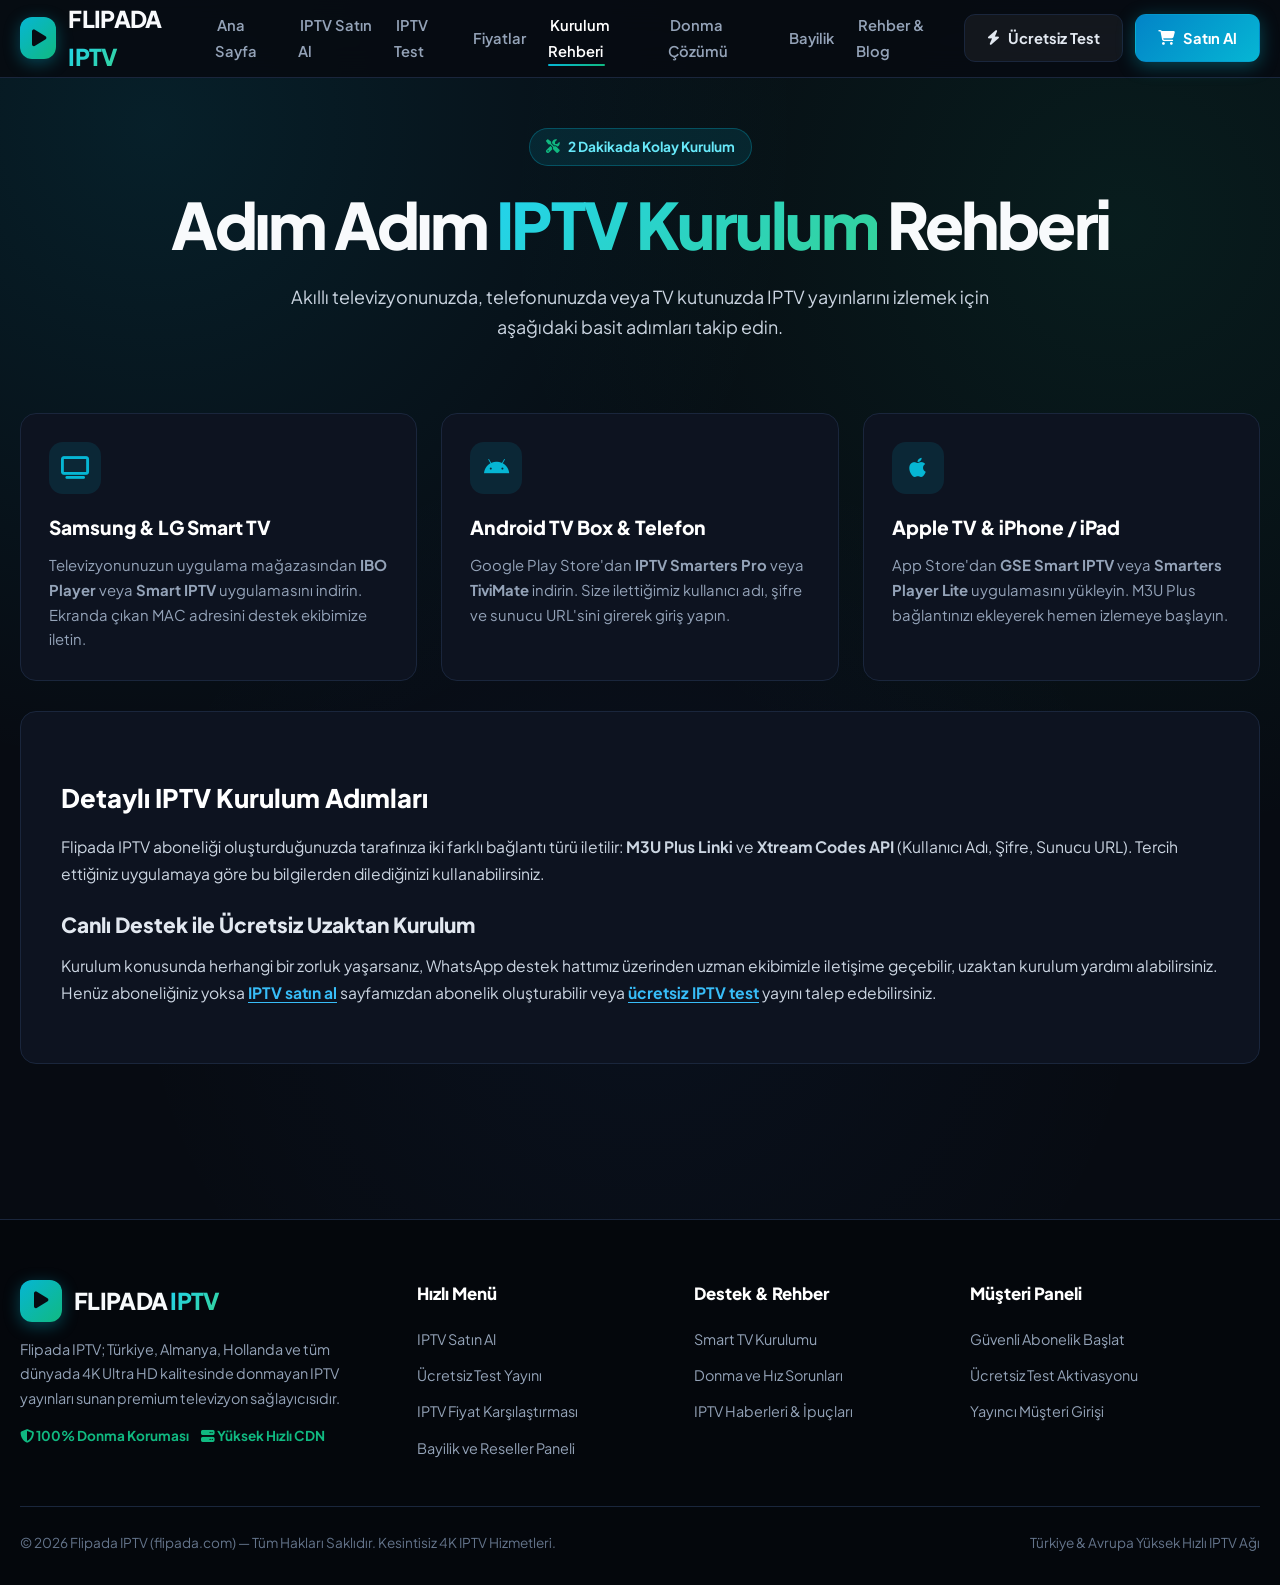
<file: iptv-kurulumu.html>
<!DOCTYPE html>
<html lang="tr">
<head>
  <meta charset="UTF-8">
  <meta name="viewport" content="width=device-width, initial-scale=1.0">
  <title>IPTV Kurulum Rehberi | Smart TV, Android, iOS ve MAG Kurulumu</title>
  <meta name="description" content="Tüm cihazlar için resimli adım adım IPTV kurulum rehberi! Samsung, LG Smart TV, Android TV Box, Apple TV ve telefonlarda kolayca IPTV kurulumu yapın.">
  <meta name="keywords" content="iptv kurulumu, smart tv iptv kurulumu, ibo player kurulumu, iptv smarters pro kurulumu, android iptv, apple tv iptv">
  <meta name="robots" content="index, follow, max-image-preview:large, max-snippet:-1">
  <link rel="canonical" href="https://flipada.com/iptv-kurulumu">
  <link rel="preconnect" href="https://fonts.googleapis.com">
  <link rel="preconnect" href="https://fonts.gstatic.com" crossorigin>
  <link href="https://fonts.googleapis.com/css2?family=Plus+Jakarta+Sans:wght@400;500;600;700;800;900&display=swap" rel="stylesheet">
  <link rel="stylesheet" href="https://cdnjs.cloudflare.com/ajax/libs/font-awesome/6.5.2/css/all.min.css">
  <link rel="stylesheet" href="/style.css">
</head>
<body>
  <header class="site-header">
    <div class="container nav-wrap">
      <a href="/" class="logo" aria-label="Flipada IPTV">
        <div class="logo-badge"><i class="fas fa-play"></i></div>
        <div>FLIPADA <span>IPTV</span></div>
      </a>
      <ul class="nav-links">
        <li><a href="/" class="">Ana Sayfa</a></li>
        <li><a href="/iptv-satin-al" class="">IPTV Satın Al</a></li>
        <li><a href="/iptv-test" class="">IPTV Test</a></li>
        <li><a href="/iptv-fiyatlari" class="">Fiyatlar</a></li>
        <li><a href="/iptv-kurulumu" class="active">Kurulum Rehberi</a></li>
        <li><a href="/iptv-donma-cozumu" class="">Donma Çözümü</a></li>
        <li><a href="/iptv-bayilik" class="">Bayilik</a></li>
        <li><a href="/blog" class="">Rehber & Blog</a></li>
      </ul>
      <div class="header-actions">
        <a href="/iptv-test" class="btn btn-ghost"><i class="fas fa-bolt"></i> Ücretsiz Test</a>
        <a href="https://kaliteplayer12.com/iptv-satin-al" class="btn btn-primary"><i class="fas fa-shopping-cart"></i> Satın Al</a>
        <button class="mobile-toggle" id="mobileToggle" aria-label="Menüyü Aç"><i class="fas fa-bars"></i></button>
      </div>
    </div>
  </header>

  <div class="mobile-backdrop" id="mobileBackdrop"></div>
  <div class="mobile-nav-panel" id="mobileNavPanel">
    <div class="mobile-panel-top">
      <div class="logo">
        <div class="logo-badge"><i class="fas fa-play"></i></div>
        <div>FLIPADA <span>IPTV</span></div>
      </div>
      <button class="mobile-close-btn" id="mobileCloseBtn"><i class="fas fa-times"></i></button>
    </div>
    <ul class="mobile-menu-list">
      <li><a href="/">Ana Sayfa</a></li>
      <li><a href="/iptv-satin-al">IPTV Satın Al</a></li>
      <li><a href="/iptv-test">Ücretsiz IPTV Test</a></li>
      <li><a href="/iptv-fiyatlari">IPTV Fiyat Listesi</a></li>
      <li><a href="/iptv-kurulumu">Cihaz Kurulum Kılavuzu</a></li>
      <li><a href="/iptv-donma-cozumu">Donma & Takılma Çözümü</a></li>
      <li><a href="/iptv-bayilik">IPTV Bayilik Paneli</a></li>
      <li><a href="/blog">Blog & Haberler</a></li>
    </ul>
    <div style="margin-top:auto; display:flex; flex-direction:column; gap:12px; padding-top:20px;">
      <a href="/iptv-test" class="btn btn-ghost" style="width:100%">Ücretsiz Test Al</a>
      <a href="https://kaliteplayer12.com/iptv-satin-al" class="btn btn-primary" style="width:100%">IPTV Satın Al</a>
    </div>
  </div>

  <section class="hero-sec" style="padding:50px 0 30px; text-align:center;">
    <div class="container">
      <div class="pill-badge"><i class="fas fa-tools"></i> 2 Dakikada Kolay Kurulum</div>
      <h1 class="hero-h1">Adım Adım <span>IPTV Kurulum</span> Rehberi</h1>
      <p class="hero-lead" style="margin:0 auto 30px; max-width:720px;">
        Akıllı televizyonunuzda, telefonunuzda veya TV kutunuzda IPTV yayınlarını izlemek için aşağıdaki basit adımları takip edin.
      </p>
    </div>
  </section>

  <section class="main-sec" style="padding-top:10px;">
    <div class="container">
      <div class="grid-3">
        <div class="feat-card">
          <div class="feat-icon"><i class="fas fa-tv"></i></div>
          <h3>Samsung & LG Smart TV</h3>
          <p>Televizyonunuzun uygulama mağazasından <strong>IBO Player</strong> veya <strong>Smart IPTV</strong> uygulamasını indirin. Ekranda çıkan MAC adresini destek ekibimize iletin.</p>
        </div>
        <div class="feat-card">
          <div class="feat-icon"><i class="fab fa-android"></i></div>
          <h3>Android TV Box & Telefon</h3>
          <p>Google Play Store'dan <strong>IPTV Smarters Pro</strong> veya <strong>TiviMate</strong> indirin. Size ilettiğimiz kullanıcı adı, şifre ve sunucu URL'sini girerek giriş yapın.</p>
        </div>
        <div class="feat-card">
          <div class="feat-icon"><i class="fab fa-apple"></i></div>
          <h3>Apple TV & iPhone / iPad</h3>
          <p>App Store'dan <strong>GSE Smart IPTV</strong> veya <strong>Smarters Player Lite</strong> uygulamasını yükleyin. M3U Plus bağlantınızı ekleyerek hemen izlemeye başlayın.</p>
        </div>
      </div>

      <div class="article-body">
        <h2>Detaylı IPTV Kurulum Adımları</h2>
        <p>
          Flipada IPTV aboneliği oluşturduğunuzda tarafınıza iki farklı bağlantı türü iletilir: <strong>M3U Plus Linki</strong> ve <strong>Xtream Codes API</strong> (Kullanıcı Adı, Şifre, Sunucu URL). Tercih ettiğiniz uygulamaya göre bu bilgilerden dilediğinizi kullanabilirsiniz.
        </p>
        <h3>Canlı Destek ile Ücretsiz Uzaktan Kurulum</h3>
        <p>
          Kurulum konusunda herhangi bir zorluk yaşarsanız, WhatsApp destek hattımız üzerinden uzman ekibimizle iletişime geçebilir, uzaktan kurulum yardımı alabilirsiniz. Henüz aboneliğiniz yoksa <a href="/iptv-satin-al" class="intext-link">IPTV satın al</a> sayfamızdan abonelik oluşturabilir veya <a href="/iptv-test" class="intext-link">ücretsiz IPTV test</a> yayını talep edebilirsiniz.
        </p>
      </div>
    </div>
  </section>

  <footer class="site-footer">
    <div class="container footer-cols">
      <div class="footer-col">
        <div class="logo" style="margin-bottom:15px;">
          <div class="logo-badge"><i class="fas fa-play"></i></div>
          <div>FLIPADA <span>IPTV</span></div>
        </div>
        <p style="font-size:0.9rem; line-height:1.7; color:var(--text-muted); margin-bottom:15px;">
          Flipada IPTV; Türkiye, Almanya, Hollanda ve tüm dünyada 4K Ultra HD kalitesinde donmayan IPTV yayınları sunan premium televizyon sağlayıcısıdır.
        </p>
        <div style="display:flex; gap:12px; font-weight:700; font-size:0.85rem; color:var(--accent);">
          <span><i class="fas fa-shield-alt"></i> 100% Donma Koruması</span>
          <span><i class="fas fa-server"></i> Yüksek Hızlı CDN</span>
        </div>
      </div>
      <div class="footer-col">
        <h4>Hızlı Menü</h4>
        <ul>
          <li><a href="/iptv-satin-al">IPTV Satın Al</a></li>
          <li><a href="/iptv-test">Ücretsiz Test Yayını</a></li>
          <li><a href="/iptv-fiyatlari">IPTV Fiyat Karşılaştırması</a></li>
          <li><a href="/iptv-bayilik">Bayilik ve Reseller Paneli</a></li>
        </ul>
      </div>
      <div class="footer-col">
        <h4>Destek & Rehber</h4>
        <ul>
          <li><a href="/iptv-kurulumu">Smart TV Kurulumu</a></li>
          <li><a href="/iptv-donma-cozumu">Donma ve Hız Sorunları</a></li>
          <li><a href="/blog">IPTV Haberleri & İpuçları</a></li>
        </ul>
      </div>
      <div class="footer-col">
        <h4>Müşteri Paneli</h4>
        <ul>
          <li><a href="https://kaliteplayer12.com/iptv-satin-al">Güvenli Abonelik Başlat</a></li>
          <li><a href="https://kaliteplayer12.com/iptv-test">Ücretsiz Test Aktivasyonu</a></li>
          <li><a href="https://kaliteplayer12.com/">Yayıncı Müşteri Girişi</a></li>
        </ul>
      </div>
    </div>
    <div class="container footer-bottom">
      <div>© 2026 Flipada IPTV (flipada.com) — Tüm Hakları Saklıdır. Kesintisiz 4K IPTV Hizmetleri.</div>
      <div>Türkiye & Avrupa Yüksek Hızlı IPTV Ağı</div>
    </div>
  </footer>
  <style>
/* Flipada IPTV - Master Dark Theme */
:root {
  --bg: #070b12;
  --surface: #0d1320;
  --surface-hover: #131c2e;
  --surface-border: #1a263c;
  --primary: #06b6d4;
  --primary-glow: rgba(6, 182, 212, 0.35);
  --accent: #10b981;
  --accent-glow: rgba(16, 185, 129, 0.35);
  --blue: #3b82f6;
  --amber: #f59e0b;
  --text: #f8fafc;
  --text-muted: #94a3b8;
  --text-dim: #64748b;
  --max-w: 1240px;
  --radius: 16px;
  --transition: all 0.25s cubic-bezier(0.4, 0, 0.2, 1);
}

* { box-sizing: border-box; margin: 0; padding: 0; }
html {
  scroll-behavior: smooth;
  font-family: 'Plus Jakarta Sans', system-ui, -apple-system, sans-serif;
  background-color: var(--bg);
  color: var(--text);
  line-height: 1.65;
}
body {
  background: 
    radial-gradient(circle at 12% 8%, rgba(6, 182, 212, 0.12), transparent 35%),
    radial-gradient(circle at 88% 14%, rgba(16, 185, 129, 0.10), transparent 35%),
    radial-gradient(circle at 50% 60%, rgba(59, 130, 246, 0.05), transparent 45%),
    var(--bg);
  min-height: 100vh;
  overflow-x: hidden;
}
a { color: inherit; text-decoration: none; transition: var(--transition); }
img { max-width: 100%; height: auto; }
.container { width: min(var(--max-w), calc(100% - 40px)); margin: 0 auto; }

header.site-header {
  position: sticky; top: 0; z-index: 1000;
  background: rgba(7, 11, 18, 0.92);
  backdrop-filter: blur(16px);
  -webkit-backdrop-filter: blur(16px);
  border-bottom: 1px solid var(--surface-border);
}
.nav-wrap {
  display: flex; align-items: center; justify-content: space-between;
  min-height: 76px; gap: 20px;
}
.logo {
  display: flex; align-items: center; gap: 12px;
  font-size: 1.45rem; font-weight: 900; letter-spacing: -0.03em;
}
.logo-badge {
  width: 42px; height: 42px; border-radius: 12px;
  background: linear-gradient(135deg, var(--primary), var(--accent));
  display: flex; align-items: center; justify-content: center;
  color: #070b12; font-size: 1.2rem; font-weight: 900; box-shadow: 0 4px 16px var(--primary-glow);
}
.logo span {
  background: linear-gradient(135deg, #22d3ee, #34d399);
  -webkit-background-clip: text; -webkit-text-fill-color: transparent;
}
.nav-links { display: flex; align-items: center; gap: 20px; list-style: none; }
.nav-links a {
  font-size: 0.92rem; font-weight: 600; color: var(--text-muted);
  position: relative; padding: 6px 2px;
}
.nav-links a:hover, .nav-links a.active { color: #fff; }
.nav-links a.active::after {
  content: ''; position: absolute; bottom: 0; left: 0; width: 100%; height: 2px;
  background: linear-gradient(90deg, var(--primary), var(--accent));
  border-radius: 2px;
}
.header-actions { display: flex; align-items: center; gap: 12px; }

.btn {
  display: inline-flex; align-items: center; justify-content: center;
  gap: 8px; padding: 11px 22px; border-radius: 11px;
  font-weight: 700; font-size: 0.92rem; cursor: pointer;
  border: 1px solid transparent; transition: var(--transition);
  text-align: center; white-space: nowrap;
}
.btn-primary {
  background: linear-gradient(135deg, #0284c7, #06b6d4);
  color: #fff; box-shadow: 0 4px 18px var(--primary-glow);
}
.btn-primary:hover {
  transform: translateY(-2px); box-shadow: 0 8px 25px var(--primary-glow); filter: brightness(1.1);
}
.btn-accent {
  background: linear-gradient(135deg, #059669, #10b981);
  color: #fff; box-shadow: 0 4px 18px var(--accent-glow);
}
.btn-accent:hover {
  transform: translateY(-2px); box-shadow: 0 8px 25px var(--accent-glow); filter: brightness(1.1);
}
.btn-ghost {
  background: rgba(255, 255, 255, 0.05); color: #e2e8f0;
  border: 1px solid var(--surface-border);
}
.btn-ghost:hover {
  background: rgba(255, 255, 255, 0.1); border-color: rgba(255, 255, 255, 0.2); transform: translateY(-2px);
}
.btn-lg { padding: 15px 32px; font-size: 1.05rem; border-radius: 13px; }

.mobile-toggle {
  display: none; background: transparent; border: none;
  color: #fff; font-size: 1.5rem; cursor: pointer; padding: 6px;
}

/* Mobile panel - strictly hidden on desktop */
.mobile-nav-panel {
  display: none !important;
  position: fixed; top: 0; right: -100%; width: 85%; max-width: 320px; height: 100vh;
  background: #090e18; border-left: 1px solid var(--surface-border);
  z-index: 2000; padding: 25px 20px; flex-direction: column;
  transition: right 0.25s ease;
}
.mobile-nav-panel.open { display: flex !important; right: 0; }
.mobile-backdrop {
  position: fixed; top: 0; left: 0; width: 100vw; height: 100vh;
  background: rgba(0,0,0,0.7); z-index: 1999; display: none;
}
.mobile-backdrop.open { display: block; }
.mobile-panel-top { display: flex; justify-content: space-between; align-items: center; margin-bottom: 25px; }
.mobile-close-btn { background: transparent; border: none; color: #fff; font-size: 1.4rem; cursor: pointer; }
.mobile-menu-list { list-style: none; display: flex; flex-direction: column; gap: 16px; }
.mobile-menu-list a { font-size: 1.05rem; font-weight: 700; color: #e2e8f0; }

@media (min-width: 769px) {
  .mobile-nav-panel, .mobile-backdrop, .mobile-toggle { display: none !important; }
}

/* Hero Section */
.hero-sec { padding: 80px 0 60px; position: relative; }
.hero-split { display: grid; grid-template-columns: 1.15fr 0.85fr; gap: 50px; align-items: center; }
.pill-badge {
  display: inline-flex; align-items: center; gap: 8px;
  background: rgba(6, 182, 212, 0.12); border: 1px solid rgba(6, 182, 212, 0.3);
  color: #67e8f9; padding: 7px 16px; border-radius: 999px;
  font-size: 0.86rem; font-weight: 700; margin-bottom: 22px;
}
.pill-badge i { color: var(--accent); }

h1.hero-h1 {
  font-size: clamp(2.3rem, 5vw, 4rem); font-weight: 900;
  line-height: 1.15; letter-spacing: -0.04em; margin-bottom: 20px;
}
h1.hero-h1 span {
  background: linear-gradient(135deg, #22d3ee, #34d399);
  -webkit-background-clip: text; -webkit-text-fill-color: transparent;
}
p.hero-lead {
  font-size: 1.12rem; color: #cbd5e1; line-height: 1.7; margin-bottom: 30px;
}
.hero-actions { display: flex; gap: 14px; flex-wrap: wrap; margin-bottom: 38px; }

.stat-strip {
  display: grid; grid-template-columns: repeat(4, 1fr); gap: 15px;
  padding-top: 25px; border-top: 1px solid var(--surface-border);
}
.stat-box {
  background: var(--surface); border: 1px solid var(--surface-border);
  padding: 14px; border-radius: 12px; text-align: center;
}
.stat-box .num { font-size: 1.5rem; font-weight: 900; color: #fff; line-height: 1.2; }
.stat-box .desc { font-size: 0.78rem; color: var(--text-muted); font-weight: 600; margin-top: 4px; }

/* Hero Preview */
.hero-preview {
  background: var(--surface); border: 1px solid var(--surface-border);
  border-radius: 22px; padding: 26px; box-shadow: 0 20px 50px rgba(0,0,0,0.5);
  position: relative;
}
.hero-preview::before {
  content: ''; position: absolute; top: 0; left: 0; right: 0; height: 2px;
  background: linear-gradient(90deg, var(--primary), var(--accent));
}
.preview-top {
  display: flex; justify-content: space-between; align-items: center;
  padding-bottom: 15px; margin-bottom: 18px; border-bottom: 1px solid var(--surface-border);
}
.preview-title { font-size: 1.05rem; font-weight: 800; color: #fff; }
.live-pill {
  background: rgba(239, 68, 68, 0.18); border: 1px solid rgba(239, 68, 68, 0.4);
  color: #f87171; font-size: 0.76rem; font-weight: 800; padding: 4px 10px; border-radius: 6px;
  display: flex; align-items: center; gap: 6px;
}
.live-dot { width: 7px; height: 7px; border-radius: 50%; background: #ef4444; }
.preview-channels { display: flex; flex-direction: column; gap: 10px; margin-bottom: 20px; }
.channel-row {
  display: flex; justify-content: space-between; align-items: center;
  background: rgba(255, 255, 255, 0.03); border: 1px solid var(--surface-border);
  padding: 10px 14px; border-radius: 10px; font-size: 0.88rem;
}
.channel-row .res {
  background: rgba(6, 182, 212, 0.15); color: #67e8f9;
  font-size: 0.75rem; font-weight: 800; padding: 2px 8px; border-radius: 4px;
}

/* Sections */
section.main-sec { padding: 75px 0; }
section.main-sec.alt { background: rgba(13, 19, 32, 0.5); }
.sec-header { max-width: 760px; margin: 0 auto 50px; text-align: center; }
.sec-badge {
  font-size: 0.8rem; font-weight: 800; text-transform: uppercase;
  letter-spacing: 0.12em; color: var(--primary); margin-bottom: 10px;
}
h2.sec-title {
  font-size: clamp(2rem, 3.8vw, 2.9rem); font-weight: 900;
  line-height: 1.2; letter-spacing: -0.03em; margin-bottom: 16px;
}
p.sec-sub { font-size: 1.05rem; color: var(--text-muted); }

/* Grid Layouts */
.grid-3 { display: grid; grid-template-columns: repeat(3, 1fr); gap: 24px; }
.grid-4 { display: grid; grid-template-columns: repeat(4, 1fr); gap: 20px; }
.grid-2 { display: grid; grid-template-columns: 1fr 1fr; gap: 30px; }

/* Pricing Cards */
.pricing-card {
  background: var(--surface); border: 1px solid var(--surface-border);
  border-radius: var(--radius); padding: 36px 28px; display: flex;
  flex-direction: column; position: relative; transition: var(--transition);
}
.pricing-card:hover {
  transform: translateY(-5px); border-color: rgba(6, 182, 212, 0.4);
  box-shadow: 0 15px 40px rgba(0,0,0,0.4);
}
.pricing-card.featured {
  border-color: var(--primary);
  background: linear-gradient(165deg, rgba(13, 25, 42, 0.95), rgba(7, 15, 26, 0.98));
  box-shadow: 0 12px 40px rgba(6, 182, 212, 0.18);
}
.featured-tag {
  position: absolute; top: -13px; left: 50%; transform: translateX(-50%);
  background: linear-gradient(135deg, var(--primary), var(--accent));
  color: #070b12; font-size: 0.78rem; font-weight: 900;
  padding: 4px 16px; border-radius: 999px; text-transform: uppercase;
}
.plan-name { font-size: 1.3rem; font-weight: 800; margin-bottom: 8px; color: #fff; }
.plan-desc { font-size: 0.88rem; color: var(--text-muted); margin-bottom: 22px; }
.plan-price { font-size: 2.5rem; font-weight: 900; color: #fff; margin-bottom: 24px; }
.plan-price span { font-size: 0.95rem; font-weight: 600; color: var(--text-muted); }
.plan-features { list-style: none; display: flex; flex-direction: column; gap: 12px; margin-bottom: 30px; flex: 1; }
.plan-features li {
  display: flex; align-items: center; gap: 10px;
  font-size: 0.92rem; color: #cbd5e1;
}
.plan-features li i { color: var(--accent); font-size: 0.9rem; }

/* Feature Cards */
.feat-card {
  background: var(--surface); border: 1px solid var(--surface-border);
  border-radius: var(--radius); padding: 28px; transition: var(--transition);
}
.feat-card:hover {
  transform: translateY(-4px); background: var(--surface-hover);
  border-color: rgba(6, 182, 212, 0.35);
}
.feat-icon {
  width: 52px; height: 52px; border-radius: 14px;
  background: rgba(6, 182, 212, 0.12); color: var(--primary);
  display: flex; align-items: center; justify-content: center;
  font-size: 1.4rem; margin-bottom: 18px;
}
.feat-card h3 { font-size: 1.2rem; font-weight: 800; margin-bottom: 10px; color: #fff; }
.feat-card p { font-size: 0.93rem; color: var(--text-muted); line-height: 1.65; }

/* Table */
.compare-box {
  background: var(--surface); border: 1px solid var(--surface-border);
  border-radius: var(--radius); overflow-x: auto;
}
table.custom-table { width: 100%; border-collapse: collapse; text-align: left; }
table.custom-table th, table.custom-table td {
  padding: 16px 20px; border-bottom: 1px solid var(--surface-border);
  font-size: 0.93rem;
}
table.custom-table th {
  background: rgba(255, 255, 255, 0.02); font-weight: 800; color: #fff;
}
table.custom-table tr:hover td { background: rgba(255, 255, 255, 0.02); }

/* FAQ Accordion */
.faq-wrap { max-width: 840px; margin: 0 auto; display: flex; flex-direction: column; gap: 14px; }
.faq-item {
  background: var(--surface); border: 1px solid var(--surface-border);
  border-radius: 12px; overflow: hidden; transition: var(--transition);
}
.faq-q {
  padding: 18px 22px; cursor: pointer; display: flex;
  align-items: center; justify-content: space-between; gap: 15px;
  font-weight: 700; font-size: 1.02rem; color: #fff;
}
.faq-q i { color: var(--primary); transition: transform 0.25s ease; font-size: 0.9rem; }
.faq-a {
  max-height: 0; overflow: hidden; transition: max-height 0.3s ease, padding 0.3s ease;
  padding: 0 22px; font-size: 0.93rem; color: var(--text-muted); line-height: 1.7;
}
.faq-item.active { border-color: rgba(6, 182, 212, 0.4); background: var(--surface-hover); }
.faq-item.active .faq-q i { transform: rotate(180deg); }
.faq-item.active .faq-a { max-height: 400px; padding-bottom: 20px; }

/* In-text links */
a.intext-link {
  color: #38bdf8; font-weight: 700; text-decoration: underline; text-underline-offset: 3px;
}
a.intext-link:hover { color: #7dd3fc; }

/* Article text block */
.article-body {
  background: var(--surface); border: 1px solid var(--surface-border);
  border-radius: var(--radius); padding: 40px; margin-top: 30px;
}
.article-body h2 { font-size: 1.6rem; font-weight: 800; color: #fff; margin: 25px 0 14px; }
.article-body h3 { font-size: 1.3rem; font-weight: 800; color: #e2e8f0; margin: 20px 0 10px; }
.article-body p { font-size: 0.98rem; color: #cbd5e1; line-height: 1.75; margin-bottom: 16px; }
.article-body ul { margin: 15px 0 20px 22px; color: #cbd5e1; line-height: 1.8; }

/* Footer */
footer.site-footer {
  background: #04070c; border-top: 1px solid var(--surface-border);
  padding: 60px 0 30px; margin-top: 80px;
}
.footer-cols { display: grid; grid-template-columns: 1.5fr 1fr 1fr 1.2fr; gap: 35px; margin-bottom: 45px; }
.footer-col h4 { font-size: 1.05rem; font-weight: 800; color: #fff; margin-bottom: 18px; }
.footer-col ul { list-style: none; display: flex; flex-direction: column; gap: 10px; }
.footer-col ul a { color: var(--text-muted); font-size: 0.9rem; }
.footer-col ul a:hover { color: var(--primary); padding-left: 3px; }
.footer-bottom {
  padding-top: 25px; border-top: 1px solid var(--surface-border);
  display: flex; justify-content: space-between; font-size: 0.85rem; color: var(--text-dim);
}

@media (max-width: 992px) {
  .hero-split, .grid-3 { grid-template-columns: 1fr; }
  .grid-4 { grid-template-columns: 1fr 1fr; }
  .footer-cols { grid-template-columns: 1fr 1fr; }
  .stat-strip { grid-template-columns: 1fr 1fr; }
}
@media (max-width: 768px) {
  .nav-links, .header-actions .btn-ghost { display: none; }
  .mobile-toggle { display: block; }
  .grid-4, .grid-2 { grid-template-columns: 1fr; }
  .footer-cols { grid-template-columns: 1fr; }
  .footer-bottom { flex-direction: column; gap: 10px; text-align: center; }
  .article-body { padding: 22px; }
}

  </style>
  <script>
document.addEventListener('DOMContentLoaded', function () {
  const faqItems = document.querySelectorAll('.faq-item');
  faqItems.forEach(item => {
    const q = item.querySelector('.faq-q');
    if (q) {
      q.addEventListener('click', () => {
        const isActive = item.classList.contains('active');
        faqItems.forEach(f => f.classList.remove('active'));
        if (!isActive) item.classList.add('active');
      });
    }
  });

  const mobToggle = document.getElementById('mobileToggle');
  const mobPanel = document.getElementById('mobileNavPanel');
  const backdrop = document.getElementById('mobileBackdrop');
  const closeBtn = document.getElementById('mobileCloseBtn');

  function openMenu() {
    if (mobPanel) mobPanel.classList.add('open');
    if (backdrop) backdrop.classList.add('open');
    document.body.style.overflow = 'hidden';
  }
  function closeMenu() {
    if (mobPanel) mobPanel.classList.remove('open');
    if (backdrop) backdrop.classList.remove('open');
    document.body.style.overflow = 'auto';
  }

  if (mobToggle) mobToggle.addEventListener('click', openMenu);
  if (closeBtn) closeBtn.addEventListener('click', closeMenu);
  if (backdrop) backdrop.addEventListener('click', closeMenu);

  const menuLinks = document.querySelectorAll('.mobile-menu-list a');
  menuLinks.forEach(l => l.addEventListener('click', closeMenu));
});

  </script>
  <script src="/main.js"></script>
</body>
</html>
</file>
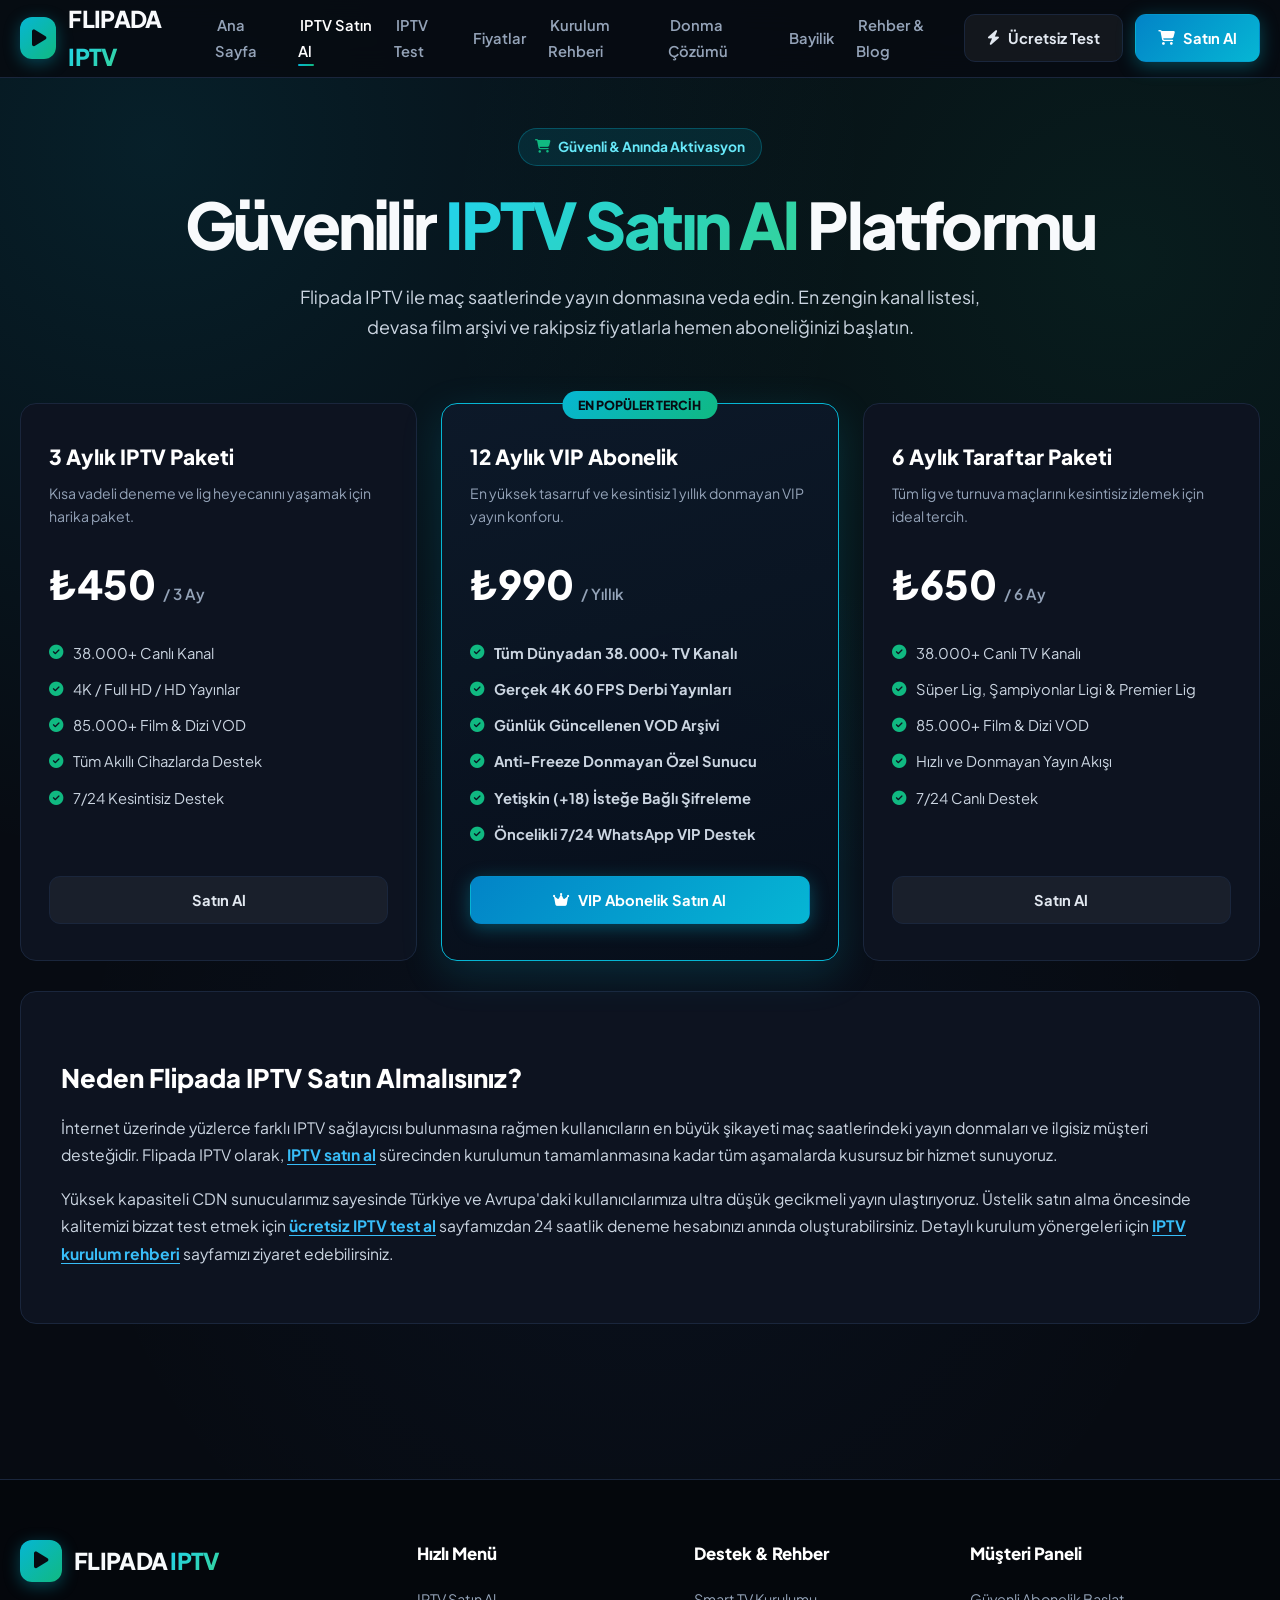
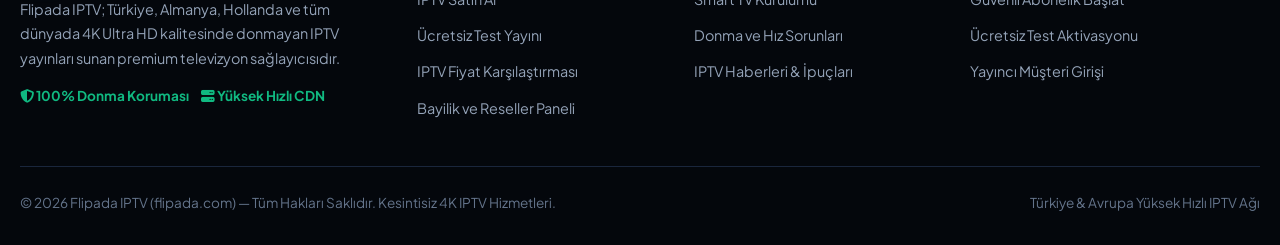
<file: iptv-satin-al.html>
<!DOCTYPE html>
<html lang="tr">
<head>
  <meta charset="UTF-8">
  <meta name="viewport" content="width=device-width, initial-scale=1.0">
  <title>IPTV Satın Al | Flipada IPTV Güvenilir & Donmayan Abonelik 2026</title>
  <meta name="description" content="En iyi IPTV satın al fırsatları Flipada IPTV'de! 4K kesintisiz spor, sinema ve belgesel kanalları. Hemen güvenle IPTV satın al, anında aktivasyon ve 7/24 destek al.">
  <meta name="keywords" content="iptv satın al, güvenilir iptv, ucuz iptv satın al, donmayan iptv satın al, 4k iptv abonelik, kaliteli iptv">
  <meta name="robots" content="index, follow, max-image-preview:large, max-snippet:-1">
  <link rel="canonical" href="https://flipada.com/iptv-satin-al">
  <link rel="preconnect" href="https://fonts.googleapis.com">
  <link rel="preconnect" href="https://fonts.gstatic.com" crossorigin>
  <link href="https://fonts.googleapis.com/css2?family=Plus+Jakarta+Sans:wght@400;500;600;700;800;900&display=swap" rel="stylesheet">
  <link rel="stylesheet" href="https://cdnjs.cloudflare.com/ajax/libs/font-awesome/6.5.2/css/all.min.css">
  <link rel="stylesheet" href="/style.css">
</head>
<body>
  <header class="site-header">
    <div class="container nav-wrap">
      <a href="/" class="logo" aria-label="Flipada IPTV">
        <div class="logo-badge"><i class="fas fa-play"></i></div>
        <div>FLIPADA <span>IPTV</span></div>
      </a>
      <ul class="nav-links">
        <li><a href="/" class="">Ana Sayfa</a></li>
        <li><a href="/iptv-satin-al" class="active">IPTV Satın Al</a></li>
        <li><a href="/iptv-test" class="">IPTV Test</a></li>
        <li><a href="/iptv-fiyatlari" class="">Fiyatlar</a></li>
        <li><a href="/iptv-kurulumu" class="">Kurulum Rehberi</a></li>
        <li><a href="/iptv-donma-cozumu" class="">Donma Çözümü</a></li>
        <li><a href="/iptv-bayilik" class="">Bayilik</a></li>
        <li><a href="/blog" class="">Rehber & Blog</a></li>
      </ul>
      <div class="header-actions">
        <a href="/iptv-test" class="btn btn-ghost"><i class="fas fa-bolt"></i> Ücretsiz Test</a>
        <a href="https://kaliteplayer12.com/iptv-satin-al" class="btn btn-primary"><i class="fas fa-shopping-cart"></i> Satın Al</a>
        <button class="mobile-toggle" id="mobileToggle" aria-label="Menüyü Aç"><i class="fas fa-bars"></i></button>
      </div>
    </div>
  </header>

  <div class="mobile-backdrop" id="mobileBackdrop"></div>
  <div class="mobile-nav-panel" id="mobileNavPanel">
    <div class="mobile-panel-top">
      <div class="logo">
        <div class="logo-badge"><i class="fas fa-play"></i></div>
        <div>FLIPADA <span>IPTV</span></div>
      </div>
      <button class="mobile-close-btn" id="mobileCloseBtn"><i class="fas fa-times"></i></button>
    </div>
    <ul class="mobile-menu-list">
      <li><a href="/">Ana Sayfa</a></li>
      <li><a href="/iptv-satin-al">IPTV Satın Al</a></li>
      <li><a href="/iptv-test">Ücretsiz IPTV Test</a></li>
      <li><a href="/iptv-fiyatlari">IPTV Fiyat Listesi</a></li>
      <li><a href="/iptv-kurulumu">Cihaz Kurulum Kılavuzu</a></li>
      <li><a href="/iptv-donma-cozumu">Donma & Takılma Çözümü</a></li>
      <li><a href="/iptv-bayilik">IPTV Bayilik Paneli</a></li>
      <li><a href="/blog">Blog & Haberler</a></li>
    </ul>
    <div style="margin-top:auto; display:flex; flex-direction:column; gap:12px; padding-top:20px;">
      <a href="/iptv-test" class="btn btn-ghost" style="width:100%">Ücretsiz Test Al</a>
      <a href="https://kaliteplayer12.com/iptv-satin-al" class="btn btn-primary" style="width:100%">IPTV Satın Al</a>
    </div>
  </div>

  <section class="hero-sec" style="padding:50px 0 30px; text-align:center;">
    <div class="container">
      <div class="pill-badge"><i class="fas fa-shopping-cart"></i> Güvenli & Anında Aktivasyon</div>
      <h1 class="hero-h1">Güvenilir <span>IPTV Satın Al</span> Platformu</h1>
      <p class="hero-lead" style="margin:0 auto 30px; max-width:720px;">
        Flipada IPTV ile maç saatlerinde yayın donmasına veda edin. En zengin kanal listesi, devasa film arşivi ve rakipsiz fiyatlarla hemen aboneliğinizi başlatın.
      </p>
    </div>
  </section>

  <section class="main-sec" style="padding-top:0;">
    <div class="container">
      <div class="grid-3">
        <div class="pricing-card">
          <div class="plan-name">3 Aylık IPTV Paketi</div>
          <div class="plan-desc">Kısa vadeli deneme ve lig heyecanını yaşamak için harika paket.</div>
          <div class="plan-price">₺450 <span>/ 3 Ay</span></div>
          <ul class="plan-features">
            <li><i class="fas fa-check-circle"></i> 38.000+ Canlı Kanal</li>
            <li><i class="fas fa-check-circle"></i> 4K / Full HD / HD Yayınlar</li>
            <li><i class="fas fa-check-circle"></i> 85.000+ Film & Dizi VOD</li>
            <li><i class="fas fa-check-circle"></i> Tüm Akıllı Cihazlarda Destek</li>
            <li><i class="fas fa-check-circle"></i> 7/24 Kesintisiz Destek</li>
          </ul>
          <a href="https://kaliteplayer12.com/iptv-satin-al" class="btn btn-ghost" style="width:100%">Satın Al</a>
        </div>

        <div class="pricing-card featured">
          <div class="featured-tag">EN POPÜLER TERCİH</div>
          <div class="plan-name">12 Aylık VIP Abonelik</div>
          <div class="plan-desc">En yüksek tasarruf ve kesintisiz 1 yıllık donmayan VIP yayın konforu.</div>
          <div class="plan-price">₺990 <span>/ Yıllık</span></div>
          <ul class="plan-features">
            <li><i class="fas fa-check-circle"></i> <strong>Tüm Dünyadan 38.000+ TV Kanalı</strong></li>
            <li><i class="fas fa-check-circle"></i> <strong>Gerçek 4K 60 FPS Derbi Yayınları</strong></li>
            <li><i class="fas fa-check-circle"></i> <strong>Günlük Güncellenen VOD Arşivi</strong></li>
            <li><i class="fas fa-check-circle"></i> <strong>Anti-Freeze Donmayan Özel Sunucu</strong></li>
            <li><i class="fas fa-check-circle"></i> <strong>Yetişkin (+18) İsteğe Bağlı Şifreleme</strong></li>
            <li><i class="fas fa-check-circle"></i> <strong>Öncelikli 7/24 WhatsApp VIP Destek</strong></li>
          </ul>
          <a href="https://kaliteplayer12.com/iptv-satin-al" class="btn btn-primary" style="width:100%">
            <i class="fas fa-crown"></i> VIP Abonelik Satın Al
          </a>
        </div>

        <div class="pricing-card">
          <div class="plan-name">6 Aylık Taraftar Paketi</div>
          <div class="plan-desc">Tüm lig ve turnuva maçlarını kesintisiz izlemek için ideal tercih.</div>
          <div class="plan-price">₺650 <span>/ 6 Ay</span></div>
          <ul class="plan-features">
            <li><i class="fas fa-check-circle"></i> 38.000+ Canlı TV Kanalı</li>
            <li><i class="fas fa-check-circle"></i> Süper Lig, Şampiyonlar Ligi & Premier Lig</li>
            <li><i class="fas fa-check-circle"></i> 85.000+ Film & Dizi VOD</li>
            <li><i class="fas fa-check-circle"></i> Hızlı ve Donmayan Yayın Akışı</li>
            <li><i class="fas fa-check-circle"></i> 7/24 Canlı Destek</li>
          </ul>
          <a href="https://kaliteplayer12.com/iptv-satin-al" class="btn btn-ghost" style="width:100%">Satın Al</a>
        </div>
      </div>

      <div class="article-body">
        <h2>Neden Flipada IPTV Satın Almalısınız?</h2>
        <p>
          İnternet üzerinde yüzlerce farklı IPTV sağlayıcısı bulunmasına rağmen kullanıcıların en büyük şikayeti maç saatlerindeki yayın donmaları ve ilgisiz müşteri desteğidir. Flipada IPTV olarak, <a href="/iptv-satin-al" class="intext-link">IPTV satın al</a> sürecinden kurulumun tamamlanmasına kadar tüm aşamalarda kusursuz bir hizmet sunuyoruz.
        </p>
        <p>
          Yüksek kapasiteli CDN sunucularımız sayesinde Türkiye ve Avrupa'daki kullanıcılarımıza ultra düşük gecikmeli yayın ulaştırıyoruz. Üstelik satın alma öncesinde kalitemizi bizzat test etmek için <a href="/iptv-test" class="intext-link">ücretsiz IPTV test al</a> sayfamızdan 24 saatlik deneme hesabınızı anında oluşturabilirsiniz. Detaylı kurulum yönergeleri için <a href="/iptv-kurulumu" class="intext-link">IPTV kurulum rehberi</a> sayfamızı ziyaret edebilirsiniz.
        </p>
      </div>
    </div>
  </section>

  <footer class="site-footer">
    <div class="container footer-cols">
      <div class="footer-col">
        <div class="logo" style="margin-bottom:15px;">
          <div class="logo-badge"><i class="fas fa-play"></i></div>
          <div>FLIPADA <span>IPTV</span></div>
        </div>
        <p style="font-size:0.9rem; line-height:1.7; color:var(--text-muted); margin-bottom:15px;">
          Flipada IPTV; Türkiye, Almanya, Hollanda ve tüm dünyada 4K Ultra HD kalitesinde donmayan IPTV yayınları sunan premium televizyon sağlayıcısıdır.
        </p>
        <div style="display:flex; gap:12px; font-weight:700; font-size:0.85rem; color:var(--accent);">
          <span><i class="fas fa-shield-alt"></i> 100% Donma Koruması</span>
          <span><i class="fas fa-server"></i> Yüksek Hızlı CDN</span>
        </div>
      </div>
      <div class="footer-col">
        <h4>Hızlı Menü</h4>
        <ul>
          <li><a href="/iptv-satin-al">IPTV Satın Al</a></li>
          <li><a href="/iptv-test">Ücretsiz Test Yayını</a></li>
          <li><a href="/iptv-fiyatlari">IPTV Fiyat Karşılaştırması</a></li>
          <li><a href="/iptv-bayilik">Bayilik ve Reseller Paneli</a></li>
        </ul>
      </div>
      <div class="footer-col">
        <h4>Destek & Rehber</h4>
        <ul>
          <li><a href="/iptv-kurulumu">Smart TV Kurulumu</a></li>
          <li><a href="/iptv-donma-cozumu">Donma ve Hız Sorunları</a></li>
          <li><a href="/blog">IPTV Haberleri & İpuçları</a></li>
        </ul>
      </div>
      <div class="footer-col">
        <h4>Müşteri Paneli</h4>
        <ul>
          <li><a href="https://kaliteplayer12.com/iptv-satin-al">Güvenli Abonelik Başlat</a></li>
          <li><a href="https://kaliteplayer12.com/iptv-test">Ücretsiz Test Aktivasyonu</a></li>
          <li><a href="https://kaliteplayer12.com/">Yayıncı Müşteri Girişi</a></li>
        </ul>
      </div>
    </div>
    <div class="container footer-bottom">
      <div>© 2026 Flipada IPTV (flipada.com) — Tüm Hakları Saklıdır. Kesintisiz 4K IPTV Hizmetleri.</div>
      <div>Türkiye & Avrupa Yüksek Hızlı IPTV Ağı</div>
    </div>
  </footer>
  <style>
/* Flipada IPTV - Master Dark Theme */
:root {
  --bg: #070b12;
  --surface: #0d1320;
  --surface-hover: #131c2e;
  --surface-border: #1a263c;
  --primary: #06b6d4;
  --primary-glow: rgba(6, 182, 212, 0.35);
  --accent: #10b981;
  --accent-glow: rgba(16, 185, 129, 0.35);
  --blue: #3b82f6;
  --amber: #f59e0b;
  --text: #f8fafc;
  --text-muted: #94a3b8;
  --text-dim: #64748b;
  --max-w: 1240px;
  --radius: 16px;
  --transition: all 0.25s cubic-bezier(0.4, 0, 0.2, 1);
}

* { box-sizing: border-box; margin: 0; padding: 0; }
html {
  scroll-behavior: smooth;
  font-family: 'Plus Jakarta Sans', system-ui, -apple-system, sans-serif;
  background-color: var(--bg);
  color: var(--text);
  line-height: 1.65;
}
body {
  background: 
    radial-gradient(circle at 12% 8%, rgba(6, 182, 212, 0.12), transparent 35%),
    radial-gradient(circle at 88% 14%, rgba(16, 185, 129, 0.10), transparent 35%),
    radial-gradient(circle at 50% 60%, rgba(59, 130, 246, 0.05), transparent 45%),
    var(--bg);
  min-height: 100vh;
  overflow-x: hidden;
}
a { color: inherit; text-decoration: none; transition: var(--transition); }
img { max-width: 100%; height: auto; }
.container { width: min(var(--max-w), calc(100% - 40px)); margin: 0 auto; }

header.site-header {
  position: sticky; top: 0; z-index: 1000;
  background: rgba(7, 11, 18, 0.92);
  backdrop-filter: blur(16px);
  -webkit-backdrop-filter: blur(16px);
  border-bottom: 1px solid var(--surface-border);
}
.nav-wrap {
  display: flex; align-items: center; justify-content: space-between;
  min-height: 76px; gap: 20px;
}
.logo {
  display: flex; align-items: center; gap: 12px;
  font-size: 1.45rem; font-weight: 900; letter-spacing: -0.03em;
}
.logo-badge {
  width: 42px; height: 42px; border-radius: 12px;
  background: linear-gradient(135deg, var(--primary), var(--accent));
  display: flex; align-items: center; justify-content: center;
  color: #070b12; font-size: 1.2rem; font-weight: 900; box-shadow: 0 4px 16px var(--primary-glow);
}
.logo span {
  background: linear-gradient(135deg, #22d3ee, #34d399);
  -webkit-background-clip: text; -webkit-text-fill-color: transparent;
}
.nav-links { display: flex; align-items: center; gap: 20px; list-style: none; }
.nav-links a {
  font-size: 0.92rem; font-weight: 600; color: var(--text-muted);
  position: relative; padding: 6px 2px;
}
.nav-links a:hover, .nav-links a.active { color: #fff; }
.nav-links a.active::after {
  content: ''; position: absolute; bottom: 0; left: 0; width: 100%; height: 2px;
  background: linear-gradient(90deg, var(--primary), var(--accent));
  border-radius: 2px;
}
.header-actions { display: flex; align-items: center; gap: 12px; }

.btn {
  display: inline-flex; align-items: center; justify-content: center;
  gap: 8px; padding: 11px 22px; border-radius: 11px;
  font-weight: 700; font-size: 0.92rem; cursor: pointer;
  border: 1px solid transparent; transition: var(--transition);
  text-align: center; white-space: nowrap;
}
.btn-primary {
  background: linear-gradient(135deg, #0284c7, #06b6d4);
  color: #fff; box-shadow: 0 4px 18px var(--primary-glow);
}
.btn-primary:hover {
  transform: translateY(-2px); box-shadow: 0 8px 25px var(--primary-glow); filter: brightness(1.1);
}
.btn-accent {
  background: linear-gradient(135deg, #059669, #10b981);
  color: #fff; box-shadow: 0 4px 18px var(--accent-glow);
}
.btn-accent:hover {
  transform: translateY(-2px); box-shadow: 0 8px 25px var(--accent-glow); filter: brightness(1.1);
}
.btn-ghost {
  background: rgba(255, 255, 255, 0.05); color: #e2e8f0;
  border: 1px solid var(--surface-border);
}
.btn-ghost:hover {
  background: rgba(255, 255, 255, 0.1); border-color: rgba(255, 255, 255, 0.2); transform: translateY(-2px);
}
.btn-lg { padding: 15px 32px; font-size: 1.05rem; border-radius: 13px; }

.mobile-toggle {
  display: none; background: transparent; border: none;
  color: #fff; font-size: 1.5rem; cursor: pointer; padding: 6px;
}

/* Mobile panel - strictly hidden on desktop */
.mobile-nav-panel {
  display: none !important;
  position: fixed; top: 0; right: -100%; width: 85%; max-width: 320px; height: 100vh;
  background: #090e18; border-left: 1px solid var(--surface-border);
  z-index: 2000; padding: 25px 20px; flex-direction: column;
  transition: right 0.25s ease;
}
.mobile-nav-panel.open { display: flex !important; right: 0; }
.mobile-backdrop {
  position: fixed; top: 0; left: 0; width: 100vw; height: 100vh;
  background: rgba(0,0,0,0.7); z-index: 1999; display: none;
}
.mobile-backdrop.open { display: block; }
.mobile-panel-top { display: flex; justify-content: space-between; align-items: center; margin-bottom: 25px; }
.mobile-close-btn { background: transparent; border: none; color: #fff; font-size: 1.4rem; cursor: pointer; }
.mobile-menu-list { list-style: none; display: flex; flex-direction: column; gap: 16px; }
.mobile-menu-list a { font-size: 1.05rem; font-weight: 700; color: #e2e8f0; }

@media (min-width: 769px) {
  .mobile-nav-panel, .mobile-backdrop, .mobile-toggle { display: none !important; }
}

/* Hero Section */
.hero-sec { padding: 80px 0 60px; position: relative; }
.hero-split { display: grid; grid-template-columns: 1.15fr 0.85fr; gap: 50px; align-items: center; }
.pill-badge {
  display: inline-flex; align-items: center; gap: 8px;
  background: rgba(6, 182, 212, 0.12); border: 1px solid rgba(6, 182, 212, 0.3);
  color: #67e8f9; padding: 7px 16px; border-radius: 999px;
  font-size: 0.86rem; font-weight: 700; margin-bottom: 22px;
}
.pill-badge i { color: var(--accent); }

h1.hero-h1 {
  font-size: clamp(2.3rem, 5vw, 4rem); font-weight: 900;
  line-height: 1.15; letter-spacing: -0.04em; margin-bottom: 20px;
}
h1.hero-h1 span {
  background: linear-gradient(135deg, #22d3ee, #34d399);
  -webkit-background-clip: text; -webkit-text-fill-color: transparent;
}
p.hero-lead {
  font-size: 1.12rem; color: #cbd5e1; line-height: 1.7; margin-bottom: 30px;
}
.hero-actions { display: flex; gap: 14px; flex-wrap: wrap; margin-bottom: 38px; }

.stat-strip {
  display: grid; grid-template-columns: repeat(4, 1fr); gap: 15px;
  padding-top: 25px; border-top: 1px solid var(--surface-border);
}
.stat-box {
  background: var(--surface); border: 1px solid var(--surface-border);
  padding: 14px; border-radius: 12px; text-align: center;
}
.stat-box .num { font-size: 1.5rem; font-weight: 900; color: #fff; line-height: 1.2; }
.stat-box .desc { font-size: 0.78rem; color: var(--text-muted); font-weight: 600; margin-top: 4px; }

/* Hero Preview */
.hero-preview {
  background: var(--surface); border: 1px solid var(--surface-border);
  border-radius: 22px; padding: 26px; box-shadow: 0 20px 50px rgba(0,0,0,0.5);
  position: relative;
}
.hero-preview::before {
  content: ''; position: absolute; top: 0; left: 0; right: 0; height: 2px;
  background: linear-gradient(90deg, var(--primary), var(--accent));
}
.preview-top {
  display: flex; justify-content: space-between; align-items: center;
  padding-bottom: 15px; margin-bottom: 18px; border-bottom: 1px solid var(--surface-border);
}
.preview-title { font-size: 1.05rem; font-weight: 800; color: #fff; }
.live-pill {
  background: rgba(239, 68, 68, 0.18); border: 1px solid rgba(239, 68, 68, 0.4);
  color: #f87171; font-size: 0.76rem; font-weight: 800; padding: 4px 10px; border-radius: 6px;
  display: flex; align-items: center; gap: 6px;
}
.live-dot { width: 7px; height: 7px; border-radius: 50%; background: #ef4444; }
.preview-channels { display: flex; flex-direction: column; gap: 10px; margin-bottom: 20px; }
.channel-row {
  display: flex; justify-content: space-between; align-items: center;
  background: rgba(255, 255, 255, 0.03); border: 1px solid var(--surface-border);
  padding: 10px 14px; border-radius: 10px; font-size: 0.88rem;
}
.channel-row .res {
  background: rgba(6, 182, 212, 0.15); color: #67e8f9;
  font-size: 0.75rem; font-weight: 800; padding: 2px 8px; border-radius: 4px;
}

/* Sections */
section.main-sec { padding: 75px 0; }
section.main-sec.alt { background: rgba(13, 19, 32, 0.5); }
.sec-header { max-width: 760px; margin: 0 auto 50px; text-align: center; }
.sec-badge {
  font-size: 0.8rem; font-weight: 800; text-transform: uppercase;
  letter-spacing: 0.12em; color: var(--primary); margin-bottom: 10px;
}
h2.sec-title {
  font-size: clamp(2rem, 3.8vw, 2.9rem); font-weight: 900;
  line-height: 1.2; letter-spacing: -0.03em; margin-bottom: 16px;
}
p.sec-sub { font-size: 1.05rem; color: var(--text-muted); }

/* Grid Layouts */
.grid-3 { display: grid; grid-template-columns: repeat(3, 1fr); gap: 24px; }
.grid-4 { display: grid; grid-template-columns: repeat(4, 1fr); gap: 20px; }
.grid-2 { display: grid; grid-template-columns: 1fr 1fr; gap: 30px; }

/* Pricing Cards */
.pricing-card {
  background: var(--surface); border: 1px solid var(--surface-border);
  border-radius: var(--radius); padding: 36px 28px; display: flex;
  flex-direction: column; position: relative; transition: var(--transition);
}
.pricing-card:hover {
  transform: translateY(-5px); border-color: rgba(6, 182, 212, 0.4);
  box-shadow: 0 15px 40px rgba(0,0,0,0.4);
}
.pricing-card.featured {
  border-color: var(--primary);
  background: linear-gradient(165deg, rgba(13, 25, 42, 0.95), rgba(7, 15, 26, 0.98));
  box-shadow: 0 12px 40px rgba(6, 182, 212, 0.18);
}
.featured-tag {
  position: absolute; top: -13px; left: 50%; transform: translateX(-50%);
  background: linear-gradient(135deg, var(--primary), var(--accent));
  color: #070b12; font-size: 0.78rem; font-weight: 900;
  padding: 4px 16px; border-radius: 999px; text-transform: uppercase;
}
.plan-name { font-size: 1.3rem; font-weight: 800; margin-bottom: 8px; color: #fff; }
.plan-desc { font-size: 0.88rem; color: var(--text-muted); margin-bottom: 22px; }
.plan-price { font-size: 2.5rem; font-weight: 900; color: #fff; margin-bottom: 24px; }
.plan-price span { font-size: 0.95rem; font-weight: 600; color: var(--text-muted); }
.plan-features { list-style: none; display: flex; flex-direction: column; gap: 12px; margin-bottom: 30px; flex: 1; }
.plan-features li {
  display: flex; align-items: center; gap: 10px;
  font-size: 0.92rem; color: #cbd5e1;
}
.plan-features li i { color: var(--accent); font-size: 0.9rem; }

/* Feature Cards */
.feat-card {
  background: var(--surface); border: 1px solid var(--surface-border);
  border-radius: var(--radius); padding: 28px; transition: var(--transition);
}
.feat-card:hover {
  transform: translateY(-4px); background: var(--surface-hover);
  border-color: rgba(6, 182, 212, 0.35);
}
.feat-icon {
  width: 52px; height: 52px; border-radius: 14px;
  background: rgba(6, 182, 212, 0.12); color: var(--primary);
  display: flex; align-items: center; justify-content: center;
  font-size: 1.4rem; margin-bottom: 18px;
}
.feat-card h3 { font-size: 1.2rem; font-weight: 800; margin-bottom: 10px; color: #fff; }
.feat-card p { font-size: 0.93rem; color: var(--text-muted); line-height: 1.65; }

/* Table */
.compare-box {
  background: var(--surface); border: 1px solid var(--surface-border);
  border-radius: var(--radius); overflow-x: auto;
}
table.custom-table { width: 100%; border-collapse: collapse; text-align: left; }
table.custom-table th, table.custom-table td {
  padding: 16px 20px; border-bottom: 1px solid var(--surface-border);
  font-size: 0.93rem;
}
table.custom-table th {
  background: rgba(255, 255, 255, 0.02); font-weight: 800; color: #fff;
}
table.custom-table tr:hover td { background: rgba(255, 255, 255, 0.02); }

/* FAQ Accordion */
.faq-wrap { max-width: 840px; margin: 0 auto; display: flex; flex-direction: column; gap: 14px; }
.faq-item {
  background: var(--surface); border: 1px solid var(--surface-border);
  border-radius: 12px; overflow: hidden; transition: var(--transition);
}
.faq-q {
  padding: 18px 22px; cursor: pointer; display: flex;
  align-items: center; justify-content: space-between; gap: 15px;
  font-weight: 700; font-size: 1.02rem; color: #fff;
}
.faq-q i { color: var(--primary); transition: transform 0.25s ease; font-size: 0.9rem; }
.faq-a {
  max-height: 0; overflow: hidden; transition: max-height 0.3s ease, padding 0.3s ease;
  padding: 0 22px; font-size: 0.93rem; color: var(--text-muted); line-height: 1.7;
}
.faq-item.active { border-color: rgba(6, 182, 212, 0.4); background: var(--surface-hover); }
.faq-item.active .faq-q i { transform: rotate(180deg); }
.faq-item.active .faq-a { max-height: 400px; padding-bottom: 20px; }

/* In-text links */
a.intext-link {
  color: #38bdf8; font-weight: 700; text-decoration: underline; text-underline-offset: 3px;
}
a.intext-link:hover { color: #7dd3fc; }

/* Article text block */
.article-body {
  background: var(--surface); border: 1px solid var(--surface-border);
  border-radius: var(--radius); padding: 40px; margin-top: 30px;
}
.article-body h2 { font-size: 1.6rem; font-weight: 800; color: #fff; margin: 25px 0 14px; }
.article-body h3 { font-size: 1.3rem; font-weight: 800; color: #e2e8f0; margin: 20px 0 10px; }
.article-body p { font-size: 0.98rem; color: #cbd5e1; line-height: 1.75; margin-bottom: 16px; }
.article-body ul { margin: 15px 0 20px 22px; color: #cbd5e1; line-height: 1.8; }

/* Footer */
footer.site-footer {
  background: #04070c; border-top: 1px solid var(--surface-border);
  padding: 60px 0 30px; margin-top: 80px;
}
.footer-cols { display: grid; grid-template-columns: 1.5fr 1fr 1fr 1.2fr; gap: 35px; margin-bottom: 45px; }
.footer-col h4 { font-size: 1.05rem; font-weight: 800; color: #fff; margin-bottom: 18px; }
.footer-col ul { list-style: none; display: flex; flex-direction: column; gap: 10px; }
.footer-col ul a { color: var(--text-muted); font-size: 0.9rem; }
.footer-col ul a:hover { color: var(--primary); padding-left: 3px; }
.footer-bottom {
  padding-top: 25px; border-top: 1px solid var(--surface-border);
  display: flex; justify-content: space-between; font-size: 0.85rem; color: var(--text-dim);
}

@media (max-width: 992px) {
  .hero-split, .grid-3 { grid-template-columns: 1fr; }
  .grid-4 { grid-template-columns: 1fr 1fr; }
  .footer-cols { grid-template-columns: 1fr 1fr; }
  .stat-strip { grid-template-columns: 1fr 1fr; }
}
@media (max-width: 768px) {
  .nav-links, .header-actions .btn-ghost { display: none; }
  .mobile-toggle { display: block; }
  .grid-4, .grid-2 { grid-template-columns: 1fr; }
  .footer-cols { grid-template-columns: 1fr; }
  .footer-bottom { flex-direction: column; gap: 10px; text-align: center; }
  .article-body { padding: 22px; }
}

  </style>
  <script>
document.addEventListener('DOMContentLoaded', function () {
  const faqItems = document.querySelectorAll('.faq-item');
  faqItems.forEach(item => {
    const q = item.querySelector('.faq-q');
    if (q) {
      q.addEventListener('click', () => {
        const isActive = item.classList.contains('active');
        faqItems.forEach(f => f.classList.remove('active'));
        if (!isActive) item.classList.add('active');
      });
    }
  });

  const mobToggle = document.getElementById('mobileToggle');
  const mobPanel = document.getElementById('mobileNavPanel');
  const backdrop = document.getElementById('mobileBackdrop');
  const closeBtn = document.getElementById('mobileCloseBtn');

  function openMenu() {
    if (mobPanel) mobPanel.classList.add('open');
    if (backdrop) backdrop.classList.add('open');
    document.body.style.overflow = 'hidden';
  }
  function closeMenu() {
    if (mobPanel) mobPanel.classList.remove('open');
    if (backdrop) backdrop.classList.remove('open');
    document.body.style.overflow = 'auto';
  }

  if (mobToggle) mobToggle.addEventListener('click', openMenu);
  if (closeBtn) closeBtn.addEventListener('click', closeMenu);
  if (backdrop) backdrop.addEventListener('click', closeMenu);

  const menuLinks = document.querySelectorAll('.mobile-menu-list a');
  menuLinks.forEach(l => l.addEventListener('click', closeMenu));
});

  </script>
  <script src="/main.js"></script>
</body>
</html>
</file>
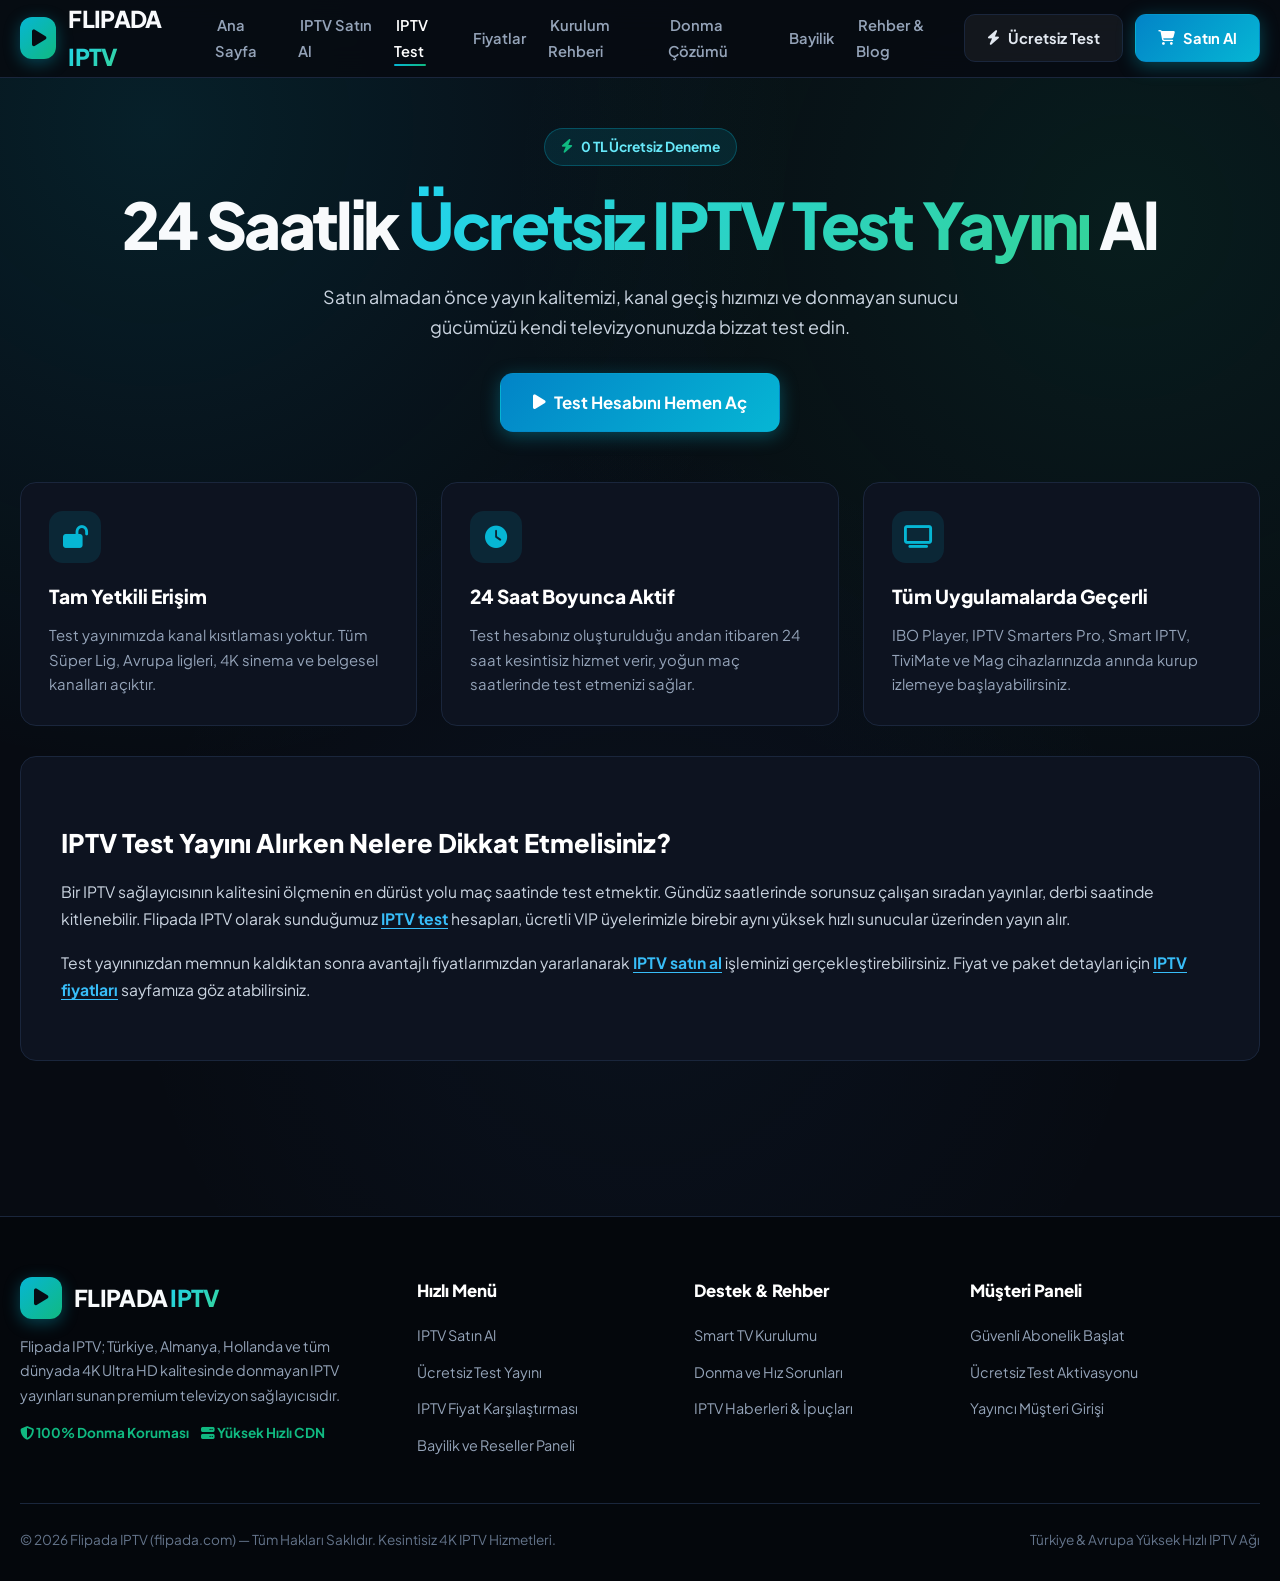
<file: iptv-test.html>
<!DOCTYPE html>
<html lang="tr">
<head>
  <meta charset="UTF-8">
  <meta name="viewport" content="width=device-width, initial-scale=1.0">
  <title>IPTV Test Yayını Al | 24 Saat Ücretsiz Donmayan Deneme 2026</title>
  <meta name="description" content="Ücretsiz IPTV test yayını alarak kalitemizi bizzat deneyin! 24 saat boyunca tüm 4K spor, sinema ve belgesel kanallarını sıfır ücretle test edin. Anında test hesabı aktivasyonu.">
  <meta name="keywords" content="iptv test, ücretsiz iptv test, iptv deneme, donmayan iptv test yayını, bedava iptv test, 24 saat iptv test">
  <meta name="robots" content="index, follow, max-image-preview:large, max-snippet:-1">
  <link rel="canonical" href="https://flipada.com/iptv-test">
  <link rel="preconnect" href="https://fonts.googleapis.com">
  <link rel="preconnect" href="https://fonts.gstatic.com" crossorigin>
  <link href="https://fonts.googleapis.com/css2?family=Plus+Jakarta+Sans:wght@400;500;600;700;800;900&display=swap" rel="stylesheet">
  <link rel="stylesheet" href="https://cdnjs.cloudflare.com/ajax/libs/font-awesome/6.5.2/css/all.min.css">
  <link rel="stylesheet" href="/style.css">
</head>
<body>
  <header class="site-header">
    <div class="container nav-wrap">
      <a href="/" class="logo" aria-label="Flipada IPTV">
        <div class="logo-badge"><i class="fas fa-play"></i></div>
        <div>FLIPADA <span>IPTV</span></div>
      </a>
      <ul class="nav-links">
        <li><a href="/" class="">Ana Sayfa</a></li>
        <li><a href="/iptv-satin-al" class="">IPTV Satın Al</a></li>
        <li><a href="/iptv-test" class="active">IPTV Test</a></li>
        <li><a href="/iptv-fiyatlari" class="">Fiyatlar</a></li>
        <li><a href="/iptv-kurulumu" class="">Kurulum Rehberi</a></li>
        <li><a href="/iptv-donma-cozumu" class="">Donma Çözümü</a></li>
        <li><a href="/iptv-bayilik" class="">Bayilik</a></li>
        <li><a href="/blog" class="">Rehber & Blog</a></li>
      </ul>
      <div class="header-actions">
        <a href="/iptv-test" class="btn btn-ghost"><i class="fas fa-bolt"></i> Ücretsiz Test</a>
        <a href="https://kaliteplayer12.com/iptv-satin-al" class="btn btn-primary"><i class="fas fa-shopping-cart"></i> Satın Al</a>
        <button class="mobile-toggle" id="mobileToggle" aria-label="Menüyü Aç"><i class="fas fa-bars"></i></button>
      </div>
    </div>
  </header>

  <div class="mobile-backdrop" id="mobileBackdrop"></div>
  <div class="mobile-nav-panel" id="mobileNavPanel">
    <div class="mobile-panel-top">
      <div class="logo">
        <div class="logo-badge"><i class="fas fa-play"></i></div>
        <div>FLIPADA <span>IPTV</span></div>
      </div>
      <button class="mobile-close-btn" id="mobileCloseBtn"><i class="fas fa-times"></i></button>
    </div>
    <ul class="mobile-menu-list">
      <li><a href="/">Ana Sayfa</a></li>
      <li><a href="/iptv-satin-al">IPTV Satın Al</a></li>
      <li><a href="/iptv-test">Ücretsiz IPTV Test</a></li>
      <li><a href="/iptv-fiyatlari">IPTV Fiyat Listesi</a></li>
      <li><a href="/iptv-kurulumu">Cihaz Kurulum Kılavuzu</a></li>
      <li><a href="/iptv-donma-cozumu">Donma & Takılma Çözümü</a></li>
      <li><a href="/iptv-bayilik">IPTV Bayilik Paneli</a></li>
      <li><a href="/blog">Blog & Haberler</a></li>
    </ul>
    <div style="margin-top:auto; display:flex; flex-direction:column; gap:12px; padding-top:20px;">
      <a href="/iptv-test" class="btn btn-ghost" style="width:100%">Ücretsiz Test Al</a>
      <a href="https://kaliteplayer12.com/iptv-satin-al" class="btn btn-primary" style="width:100%">IPTV Satın Al</a>
    </div>
  </div>

  <section class="hero-sec" style="padding:50px 0 30px; text-align:center;">
    <div class="container">
      <div class="pill-badge"><i class="fas fa-bolt"></i> 0 TL Ücretsiz Deneme</div>
      <h1 class="hero-h1">24 Saatlik <span>Ücretsiz IPTV Test Yayını</span> Al</h1>
      <p class="hero-lead" style="margin:0 auto 30px; max-width:720px;">
        Satın almadan önce yayın kalitemizi, kanal geçiş hızımızı ve donmayan sunucu gücümüzü kendi televizyonunuzda bizzat test edin.
      </p>
      <a href="https://kaliteplayer12.com/iptv-test" class="btn btn-primary btn-lg">
        <i class="fas fa-play"></i> Test Hesabını Hemen Aç
      </a>
    </div>
  </section>

  <section class="main-sec" style="padding-top:20px;">
    <div class="container">
      <div class="grid-3">
        <div class="feat-card">
          <div class="feat-icon"><i class="fas fa-lock-open"></i></div>
          <h3>Tam Yetkili Erişim</h3>
          <p>Test yayınımızda kanal kısıtlaması yoktur. Tüm Süper Lig, Avrupa ligleri, 4K sinema ve belgesel kanalları açıktır.</p>
        </div>
        <div class="feat-card">
          <div class="feat-icon"><i class="fas fa-clock"></i></div>
          <h3>24 Saat Boyunca Aktif</h3>
          <p>Test hesabınız oluşturulduğu andan itibaren 24 saat kesintisiz hizmet verir, yoğun maç saatlerinde test etmenizi sağlar.</p>
        </div>
        <div class="feat-card">
          <div class="feat-icon"><i class="fas fa-tv"></i></div>
          <h3>Tüm Uygulamalarda Geçerli</h3>
          <p>IBO Player, IPTV Smarters Pro, Smart IPTV, TiviMate ve Mag cihazlarınızda anında kurup izlemeye başlayabilirsiniz.</p>
        </div>
      </div>

      <div class="article-body">
        <h2>IPTV Test Yayını Alırken Nelere Dikkat Etmelisiniz?</h2>
        <p>
          Bir IPTV sağlayıcısının kalitesini ölçmenin en dürüst yolu maç saatinde test etmektir. Gündüz saatlerinde sorunsuz çalışan sıradan yayınlar, derbi saatinde kitlenebilir. Flipada IPTV olarak sunduğumuz <a href="/iptv-test" class="intext-link">IPTV test</a> hesapları, ücretli VIP üyelerimizle birebir aynı yüksek hızlı sunucular üzerinden yayın alır.
        </p>
        <p>
          Test yayınınızdan memnun kaldıktan sonra avantajlı fiyatlarımızdan yararlanarak <a href="/iptv-satin-al" class="intext-link">IPTV satın al</a> işleminizi gerçekleştirebilirsiniz. Fiyat ve paket detayları için <a href="/iptv-fiyatlari" class="intext-link">IPTV fiyatları</a> sayfamıza göz atabilirsiniz.
        </p>
      </div>
    </div>
  </section>

  <footer class="site-footer">
    <div class="container footer-cols">
      <div class="footer-col">
        <div class="logo" style="margin-bottom:15px;">
          <div class="logo-badge"><i class="fas fa-play"></i></div>
          <div>FLIPADA <span>IPTV</span></div>
        </div>
        <p style="font-size:0.9rem; line-height:1.7; color:var(--text-muted); margin-bottom:15px;">
          Flipada IPTV; Türkiye, Almanya, Hollanda ve tüm dünyada 4K Ultra HD kalitesinde donmayan IPTV yayınları sunan premium televizyon sağlayıcısıdır.
        </p>
        <div style="display:flex; gap:12px; font-weight:700; font-size:0.85rem; color:var(--accent);">
          <span><i class="fas fa-shield-alt"></i> 100% Donma Koruması</span>
          <span><i class="fas fa-server"></i> Yüksek Hızlı CDN</span>
        </div>
      </div>
      <div class="footer-col">
        <h4>Hızlı Menü</h4>
        <ul>
          <li><a href="/iptv-satin-al">IPTV Satın Al</a></li>
          <li><a href="/iptv-test">Ücretsiz Test Yayını</a></li>
          <li><a href="/iptv-fiyatlari">IPTV Fiyat Karşılaştırması</a></li>
          <li><a href="/iptv-bayilik">Bayilik ve Reseller Paneli</a></li>
        </ul>
      </div>
      <div class="footer-col">
        <h4>Destek & Rehber</h4>
        <ul>
          <li><a href="/iptv-kurulumu">Smart TV Kurulumu</a></li>
          <li><a href="/iptv-donma-cozumu">Donma ve Hız Sorunları</a></li>
          <li><a href="/blog">IPTV Haberleri & İpuçları</a></li>
        </ul>
      </div>
      <div class="footer-col">
        <h4>Müşteri Paneli</h4>
        <ul>
          <li><a href="https://kaliteplayer12.com/iptv-satin-al">Güvenli Abonelik Başlat</a></li>
          <li><a href="https://kaliteplayer12.com/iptv-test">Ücretsiz Test Aktivasyonu</a></li>
          <li><a href="https://kaliteplayer12.com/">Yayıncı Müşteri Girişi</a></li>
        </ul>
      </div>
    </div>
    <div class="container footer-bottom">
      <div>© 2026 Flipada IPTV (flipada.com) — Tüm Hakları Saklıdır. Kesintisiz 4K IPTV Hizmetleri.</div>
      <div>Türkiye & Avrupa Yüksek Hızlı IPTV Ağı</div>
    </div>
  </footer>
  <style>
/* Flipada IPTV - Master Dark Theme */
:root {
  --bg: #070b12;
  --surface: #0d1320;
  --surface-hover: #131c2e;
  --surface-border: #1a263c;
  --primary: #06b6d4;
  --primary-glow: rgba(6, 182, 212, 0.35);
  --accent: #10b981;
  --accent-glow: rgba(16, 185, 129, 0.35);
  --blue: #3b82f6;
  --amber: #f59e0b;
  --text: #f8fafc;
  --text-muted: #94a3b8;
  --text-dim: #64748b;
  --max-w: 1240px;
  --radius: 16px;
  --transition: all 0.25s cubic-bezier(0.4, 0, 0.2, 1);
}

* { box-sizing: border-box; margin: 0; padding: 0; }
html {
  scroll-behavior: smooth;
  font-family: 'Plus Jakarta Sans', system-ui, -apple-system, sans-serif;
  background-color: var(--bg);
  color: var(--text);
  line-height: 1.65;
}
body {
  background: 
    radial-gradient(circle at 12% 8%, rgba(6, 182, 212, 0.12), transparent 35%),
    radial-gradient(circle at 88% 14%, rgba(16, 185, 129, 0.10), transparent 35%),
    radial-gradient(circle at 50% 60%, rgba(59, 130, 246, 0.05), transparent 45%),
    var(--bg);
  min-height: 100vh;
  overflow-x: hidden;
}
a { color: inherit; text-decoration: none; transition: var(--transition); }
img { max-width: 100%; height: auto; }
.container { width: min(var(--max-w), calc(100% - 40px)); margin: 0 auto; }

header.site-header {
  position: sticky; top: 0; z-index: 1000;
  background: rgba(7, 11, 18, 0.92);
  backdrop-filter: blur(16px);
  -webkit-backdrop-filter: blur(16px);
  border-bottom: 1px solid var(--surface-border);
}
.nav-wrap {
  display: flex; align-items: center; justify-content: space-between;
  min-height: 76px; gap: 20px;
}
.logo {
  display: flex; align-items: center; gap: 12px;
  font-size: 1.45rem; font-weight: 900; letter-spacing: -0.03em;
}
.logo-badge {
  width: 42px; height: 42px; border-radius: 12px;
  background: linear-gradient(135deg, var(--primary), var(--accent));
  display: flex; align-items: center; justify-content: center;
  color: #070b12; font-size: 1.2rem; font-weight: 900; box-shadow: 0 4px 16px var(--primary-glow);
}
.logo span {
  background: linear-gradient(135deg, #22d3ee, #34d399);
  -webkit-background-clip: text; -webkit-text-fill-color: transparent;
}
.nav-links { display: flex; align-items: center; gap: 20px; list-style: none; }
.nav-links a {
  font-size: 0.92rem; font-weight: 600; color: var(--text-muted);
  position: relative; padding: 6px 2px;
}
.nav-links a:hover, .nav-links a.active { color: #fff; }
.nav-links a.active::after {
  content: ''; position: absolute; bottom: 0; left: 0; width: 100%; height: 2px;
  background: linear-gradient(90deg, var(--primary), var(--accent));
  border-radius: 2px;
}
.header-actions { display: flex; align-items: center; gap: 12px; }

.btn {
  display: inline-flex; align-items: center; justify-content: center;
  gap: 8px; padding: 11px 22px; border-radius: 11px;
  font-weight: 700; font-size: 0.92rem; cursor: pointer;
  border: 1px solid transparent; transition: var(--transition);
  text-align: center; white-space: nowrap;
}
.btn-primary {
  background: linear-gradient(135deg, #0284c7, #06b6d4);
  color: #fff; box-shadow: 0 4px 18px var(--primary-glow);
}
.btn-primary:hover {
  transform: translateY(-2px); box-shadow: 0 8px 25px var(--primary-glow); filter: brightness(1.1);
}
.btn-accent {
  background: linear-gradient(135deg, #059669, #10b981);
  color: #fff; box-shadow: 0 4px 18px var(--accent-glow);
}
.btn-accent:hover {
  transform: translateY(-2px); box-shadow: 0 8px 25px var(--accent-glow); filter: brightness(1.1);
}
.btn-ghost {
  background: rgba(255, 255, 255, 0.05); color: #e2e8f0;
  border: 1px solid var(--surface-border);
}
.btn-ghost:hover {
  background: rgba(255, 255, 255, 0.1); border-color: rgba(255, 255, 255, 0.2); transform: translateY(-2px);
}
.btn-lg { padding: 15px 32px; font-size: 1.05rem; border-radius: 13px; }

.mobile-toggle {
  display: none; background: transparent; border: none;
  color: #fff; font-size: 1.5rem; cursor: pointer; padding: 6px;
}

/* Mobile panel - strictly hidden on desktop */
.mobile-nav-panel {
  display: none !important;
  position: fixed; top: 0; right: -100%; width: 85%; max-width: 320px; height: 100vh;
  background: #090e18; border-left: 1px solid var(--surface-border);
  z-index: 2000; padding: 25px 20px; flex-direction: column;
  transition: right 0.25s ease;
}
.mobile-nav-panel.open { display: flex !important; right: 0; }
.mobile-backdrop {
  position: fixed; top: 0; left: 0; width: 100vw; height: 100vh;
  background: rgba(0,0,0,0.7); z-index: 1999; display: none;
}
.mobile-backdrop.open { display: block; }
.mobile-panel-top { display: flex; justify-content: space-between; align-items: center; margin-bottom: 25px; }
.mobile-close-btn { background: transparent; border: none; color: #fff; font-size: 1.4rem; cursor: pointer; }
.mobile-menu-list { list-style: none; display: flex; flex-direction: column; gap: 16px; }
.mobile-menu-list a { font-size: 1.05rem; font-weight: 700; color: #e2e8f0; }

@media (min-width: 769px) {
  .mobile-nav-panel, .mobile-backdrop, .mobile-toggle { display: none !important; }
}

/* Hero Section */
.hero-sec { padding: 80px 0 60px; position: relative; }
.hero-split { display: grid; grid-template-columns: 1.15fr 0.85fr; gap: 50px; align-items: center; }
.pill-badge {
  display: inline-flex; align-items: center; gap: 8px;
  background: rgba(6, 182, 212, 0.12); border: 1px solid rgba(6, 182, 212, 0.3);
  color: #67e8f9; padding: 7px 16px; border-radius: 999px;
  font-size: 0.86rem; font-weight: 700; margin-bottom: 22px;
}
.pill-badge i { color: var(--accent); }

h1.hero-h1 {
  font-size: clamp(2.3rem, 5vw, 4rem); font-weight: 900;
  line-height: 1.15; letter-spacing: -0.04em; margin-bottom: 20px;
}
h1.hero-h1 span {
  background: linear-gradient(135deg, #22d3ee, #34d399);
  -webkit-background-clip: text; -webkit-text-fill-color: transparent;
}
p.hero-lead {
  font-size: 1.12rem; color: #cbd5e1; line-height: 1.7; margin-bottom: 30px;
}
.hero-actions { display: flex; gap: 14px; flex-wrap: wrap; margin-bottom: 38px; }

.stat-strip {
  display: grid; grid-template-columns: repeat(4, 1fr); gap: 15px;
  padding-top: 25px; border-top: 1px solid var(--surface-border);
}
.stat-box {
  background: var(--surface); border: 1px solid var(--surface-border);
  padding: 14px; border-radius: 12px; text-align: center;
}
.stat-box .num { font-size: 1.5rem; font-weight: 900; color: #fff; line-height: 1.2; }
.stat-box .desc { font-size: 0.78rem; color: var(--text-muted); font-weight: 600; margin-top: 4px; }

/* Hero Preview */
.hero-preview {
  background: var(--surface); border: 1px solid var(--surface-border);
  border-radius: 22px; padding: 26px; box-shadow: 0 20px 50px rgba(0,0,0,0.5);
  position: relative;
}
.hero-preview::before {
  content: ''; position: absolute; top: 0; left: 0; right: 0; height: 2px;
  background: linear-gradient(90deg, var(--primary), var(--accent));
}
.preview-top {
  display: flex; justify-content: space-between; align-items: center;
  padding-bottom: 15px; margin-bottom: 18px; border-bottom: 1px solid var(--surface-border);
}
.preview-title { font-size: 1.05rem; font-weight: 800; color: #fff; }
.live-pill {
  background: rgba(239, 68, 68, 0.18); border: 1px solid rgba(239, 68, 68, 0.4);
  color: #f87171; font-size: 0.76rem; font-weight: 800; padding: 4px 10px; border-radius: 6px;
  display: flex; align-items: center; gap: 6px;
}
.live-dot { width: 7px; height: 7px; border-radius: 50%; background: #ef4444; }
.preview-channels { display: flex; flex-direction: column; gap: 10px; margin-bottom: 20px; }
.channel-row {
  display: flex; justify-content: space-between; align-items: center;
  background: rgba(255, 255, 255, 0.03); border: 1px solid var(--surface-border);
  padding: 10px 14px; border-radius: 10px; font-size: 0.88rem;
}
.channel-row .res {
  background: rgba(6, 182, 212, 0.15); color: #67e8f9;
  font-size: 0.75rem; font-weight: 800; padding: 2px 8px; border-radius: 4px;
}

/* Sections */
section.main-sec { padding: 75px 0; }
section.main-sec.alt { background: rgba(13, 19, 32, 0.5); }
.sec-header { max-width: 760px; margin: 0 auto 50px; text-align: center; }
.sec-badge {
  font-size: 0.8rem; font-weight: 800; text-transform: uppercase;
  letter-spacing: 0.12em; color: var(--primary); margin-bottom: 10px;
}
h2.sec-title {
  font-size: clamp(2rem, 3.8vw, 2.9rem); font-weight: 900;
  line-height: 1.2; letter-spacing: -0.03em; margin-bottom: 16px;
}
p.sec-sub { font-size: 1.05rem; color: var(--text-muted); }

/* Grid Layouts */
.grid-3 { display: grid; grid-template-columns: repeat(3, 1fr); gap: 24px; }
.grid-4 { display: grid; grid-template-columns: repeat(4, 1fr); gap: 20px; }
.grid-2 { display: grid; grid-template-columns: 1fr 1fr; gap: 30px; }

/* Pricing Cards */
.pricing-card {
  background: var(--surface); border: 1px solid var(--surface-border);
  border-radius: var(--radius); padding: 36px 28px; display: flex;
  flex-direction: column; position: relative; transition: var(--transition);
}
.pricing-card:hover {
  transform: translateY(-5px); border-color: rgba(6, 182, 212, 0.4);
  box-shadow: 0 15px 40px rgba(0,0,0,0.4);
}
.pricing-card.featured {
  border-color: var(--primary);
  background: linear-gradient(165deg, rgba(13, 25, 42, 0.95), rgba(7, 15, 26, 0.98));
  box-shadow: 0 12px 40px rgba(6, 182, 212, 0.18);
}
.featured-tag {
  position: absolute; top: -13px; left: 50%; transform: translateX(-50%);
  background: linear-gradient(135deg, var(--primary), var(--accent));
  color: #070b12; font-size: 0.78rem; font-weight: 900;
  padding: 4px 16px; border-radius: 999px; text-transform: uppercase;
}
.plan-name { font-size: 1.3rem; font-weight: 800; margin-bottom: 8px; color: #fff; }
.plan-desc { font-size: 0.88rem; color: var(--text-muted); margin-bottom: 22px; }
.plan-price { font-size: 2.5rem; font-weight: 900; color: #fff; margin-bottom: 24px; }
.plan-price span { font-size: 0.95rem; font-weight: 600; color: var(--text-muted); }
.plan-features { list-style: none; display: flex; flex-direction: column; gap: 12px; margin-bottom: 30px; flex: 1; }
.plan-features li {
  display: flex; align-items: center; gap: 10px;
  font-size: 0.92rem; color: #cbd5e1;
}
.plan-features li i { color: var(--accent); font-size: 0.9rem; }

/* Feature Cards */
.feat-card {
  background: var(--surface); border: 1px solid var(--surface-border);
  border-radius: var(--radius); padding: 28px; transition: var(--transition);
}
.feat-card:hover {
  transform: translateY(-4px); background: var(--surface-hover);
  border-color: rgba(6, 182, 212, 0.35);
}
.feat-icon {
  width: 52px; height: 52px; border-radius: 14px;
  background: rgba(6, 182, 212, 0.12); color: var(--primary);
  display: flex; align-items: center; justify-content: center;
  font-size: 1.4rem; margin-bottom: 18px;
}
.feat-card h3 { font-size: 1.2rem; font-weight: 800; margin-bottom: 10px; color: #fff; }
.feat-card p { font-size: 0.93rem; color: var(--text-muted); line-height: 1.65; }

/* Table */
.compare-box {
  background: var(--surface); border: 1px solid var(--surface-border);
  border-radius: var(--radius); overflow-x: auto;
}
table.custom-table { width: 100%; border-collapse: collapse; text-align: left; }
table.custom-table th, table.custom-table td {
  padding: 16px 20px; border-bottom: 1px solid var(--surface-border);
  font-size: 0.93rem;
}
table.custom-table th {
  background: rgba(255, 255, 255, 0.02); font-weight: 800; color: #fff;
}
table.custom-table tr:hover td { background: rgba(255, 255, 255, 0.02); }

/* FAQ Accordion */
.faq-wrap { max-width: 840px; margin: 0 auto; display: flex; flex-direction: column; gap: 14px; }
.faq-item {
  background: var(--surface); border: 1px solid var(--surface-border);
  border-radius: 12px; overflow: hidden; transition: var(--transition);
}
.faq-q {
  padding: 18px 22px; cursor: pointer; display: flex;
  align-items: center; justify-content: space-between; gap: 15px;
  font-weight: 700; font-size: 1.02rem; color: #fff;
}
.faq-q i { color: var(--primary); transition: transform 0.25s ease; font-size: 0.9rem; }
.faq-a {
  max-height: 0; overflow: hidden; transition: max-height 0.3s ease, padding 0.3s ease;
  padding: 0 22px; font-size: 0.93rem; color: var(--text-muted); line-height: 1.7;
}
.faq-item.active { border-color: rgba(6, 182, 212, 0.4); background: var(--surface-hover); }
.faq-item.active .faq-q i { transform: rotate(180deg); }
.faq-item.active .faq-a { max-height: 400px; padding-bottom: 20px; }

/* In-text links */
a.intext-link {
  color: #38bdf8; font-weight: 700; text-decoration: underline; text-underline-offset: 3px;
}
a.intext-link:hover { color: #7dd3fc; }

/* Article text block */
.article-body {
  background: var(--surface); border: 1px solid var(--surface-border);
  border-radius: var(--radius); padding: 40px; margin-top: 30px;
}
.article-body h2 { font-size: 1.6rem; font-weight: 800; color: #fff; margin: 25px 0 14px; }
.article-body h3 { font-size: 1.3rem; font-weight: 800; color: #e2e8f0; margin: 20px 0 10px; }
.article-body p { font-size: 0.98rem; color: #cbd5e1; line-height: 1.75; margin-bottom: 16px; }
.article-body ul { margin: 15px 0 20px 22px; color: #cbd5e1; line-height: 1.8; }

/* Footer */
footer.site-footer {
  background: #04070c; border-top: 1px solid var(--surface-border);
  padding: 60px 0 30px; margin-top: 80px;
}
.footer-cols { display: grid; grid-template-columns: 1.5fr 1fr 1fr 1.2fr; gap: 35px; margin-bottom: 45px; }
.footer-col h4 { font-size: 1.05rem; font-weight: 800; color: #fff; margin-bottom: 18px; }
.footer-col ul { list-style: none; display: flex; flex-direction: column; gap: 10px; }
.footer-col ul a { color: var(--text-muted); font-size: 0.9rem; }
.footer-col ul a:hover { color: var(--primary); padding-left: 3px; }
.footer-bottom {
  padding-top: 25px; border-top: 1px solid var(--surface-border);
  display: flex; justify-content: space-between; font-size: 0.85rem; color: var(--text-dim);
}

@media (max-width: 992px) {
  .hero-split, .grid-3 { grid-template-columns: 1fr; }
  .grid-4 { grid-template-columns: 1fr 1fr; }
  .footer-cols { grid-template-columns: 1fr 1fr; }
  .stat-strip { grid-template-columns: 1fr 1fr; }
}
@media (max-width: 768px) {
  .nav-links, .header-actions .btn-ghost { display: none; }
  .mobile-toggle { display: block; }
  .grid-4, .grid-2 { grid-template-columns: 1fr; }
  .footer-cols { grid-template-columns: 1fr; }
  .footer-bottom { flex-direction: column; gap: 10px; text-align: center; }
  .article-body { padding: 22px; }
}

  </style>
  <script>
document.addEventListener('DOMContentLoaded', function () {
  const faqItems = document.querySelectorAll('.faq-item');
  faqItems.forEach(item => {
    const q = item.querySelector('.faq-q');
    if (q) {
      q.addEventListener('click', () => {
        const isActive = item.classList.contains('active');
        faqItems.forEach(f => f.classList.remove('active'));
        if (!isActive) item.classList.add('active');
      });
    }
  });

  const mobToggle = document.getElementById('mobileToggle');
  const mobPanel = document.getElementById('mobileNavPanel');
  const backdrop = document.getElementById('mobileBackdrop');
  const closeBtn = document.getElementById('mobileCloseBtn');

  function openMenu() {
    if (mobPanel) mobPanel.classList.add('open');
    if (backdrop) backdrop.classList.add('open');
    document.body.style.overflow = 'hidden';
  }
  function closeMenu() {
    if (mobPanel) mobPanel.classList.remove('open');
    if (backdrop) backdrop.classList.remove('open');
    document.body.style.overflow = 'auto';
  }

  if (mobToggle) mobToggle.addEventListener('click', openMenu);
  if (closeBtn) closeBtn.addEventListener('click', closeMenu);
  if (backdrop) backdrop.addEventListener('click', closeMenu);

  const menuLinks = document.querySelectorAll('.mobile-menu-list a');
  menuLinks.forEach(l => l.addEventListener('click', closeMenu));
});

  </script>
  <script src="/main.js"></script>
</body>
</html>
</file>
<file: style.css>
/* Flipada IPTV - Master Dark Theme */
:root {
  --bg: #070b12;
  --surface: #0d1320;
  --surface-hover: #131c2e;
  --surface-border: #1a263c;
  --primary: #06b6d4;
  --primary-glow: rgba(6, 182, 212, 0.35);
  --accent: #10b981;
  --accent-glow: rgba(16, 185, 129, 0.35);
  --blue: #3b82f6;
  --amber: #f59e0b;
  --text: #f8fafc;
  --text-muted: #94a3b8;
  --text-dim: #64748b;
  --max-w: 1240px;
  --radius: 16px;
  --transition: all 0.25s cubic-bezier(0.4, 0, 0.2, 1);
}

* { box-sizing: border-box; margin: 0; padding: 0; }
html {
  scroll-behavior: smooth;
  font-family: 'Plus Jakarta Sans', system-ui, -apple-system, sans-serif;
  background-color: var(--bg);
  color: var(--text);
  line-height: 1.65;
}
body {
  background: 
    radial-gradient(circle at 12% 8%, rgba(6, 182, 212, 0.12), transparent 35%),
    radial-gradient(circle at 88% 14%, rgba(16, 185, 129, 0.10), transparent 35%),
    radial-gradient(circle at 50% 60%, rgba(59, 130, 246, 0.05), transparent 45%),
    var(--bg);
  min-height: 100vh;
  overflow-x: hidden;
}
a { color: inherit; text-decoration: none; transition: var(--transition); }
img { max-width: 100%; height: auto; }
.container { width: min(var(--max-w), calc(100% - 40px)); margin: 0 auto; }

header.site-header {
  position: sticky; top: 0; z-index: 1000;
  background: rgba(7, 11, 18, 0.92);
  backdrop-filter: blur(16px);
  -webkit-backdrop-filter: blur(16px);
  border-bottom: 1px solid var(--surface-border);
}
.nav-wrap {
  display: flex; align-items: center; justify-content: space-between;
  min-height: 76px; gap: 20px;
}
.logo {
  display: flex; align-items: center; gap: 12px;
  font-size: 1.45rem; font-weight: 900; letter-spacing: -0.03em;
}
.logo-badge {
  width: 42px; height: 42px; border-radius: 12px;
  background: linear-gradient(135deg, var(--primary), var(--accent));
  display: flex; align-items: center; justify-content: center;
  color: #070b12; font-size: 1.2rem; font-weight: 900; box-shadow: 0 4px 16px var(--primary-glow);
}
.logo span {
  background: linear-gradient(135deg, #22d3ee, #34d399);
  -webkit-background-clip: text; -webkit-text-fill-color: transparent;
}
.nav-links { display: flex; align-items: center; gap: 20px; list-style: none; }
.nav-links a {
  font-size: 0.92rem; font-weight: 600; color: var(--text-muted);
  position: relative; padding: 6px 2px;
}
.nav-links a:hover, .nav-links a.active { color: #fff; }
.nav-links a.active::after {
  content: ''; position: absolute; bottom: 0; left: 0; width: 100%; height: 2px;
  background: linear-gradient(90deg, var(--primary), var(--accent));
  border-radius: 2px;
}
.header-actions { display: flex; align-items: center; gap: 12px; }

.btn {
  display: inline-flex; align-items: center; justify-content: center;
  gap: 8px; padding: 11px 22px; border-radius: 11px;
  font-weight: 700; font-size: 0.92rem; cursor: pointer;
  border: 1px solid transparent; transition: var(--transition);
  text-align: center; white-space: nowrap;
}
.btn-primary {
  background: linear-gradient(135deg, #0284c7, #06b6d4);
  color: #fff; box-shadow: 0 4px 18px var(--primary-glow);
}
.btn-primary:hover {
  transform: translateY(-2px); box-shadow: 0 8px 25px var(--primary-glow); filter: brightness(1.1);
}
.btn-accent {
  background: linear-gradient(135deg, #059669, #10b981);
  color: #fff; box-shadow: 0 4px 18px var(--accent-glow);
}
.btn-accent:hover {
  transform: translateY(-2px); box-shadow: 0 8px 25px var(--accent-glow); filter: brightness(1.1);
}
.btn-ghost {
  background: rgba(255, 255, 255, 0.05); color: #e2e8f0;
  border: 1px solid var(--surface-border);
}
.btn-ghost:hover {
  background: rgba(255, 255, 255, 0.1); border-color: rgba(255, 255, 255, 0.2); transform: translateY(-2px);
}
.btn-lg { padding: 15px 32px; font-size: 1.05rem; border-radius: 13px; }

.mobile-toggle {
  display: none; background: transparent; border: none;
  color: #fff; font-size: 1.5rem; cursor: pointer; padding: 6px;
}

/* Mobile panel - strictly hidden on desktop */
.mobile-nav-panel {
  display: none !important;
  position: fixed; top: 0; right: -100%; width: 85%; max-width: 320px; height: 100vh;
  background: #090e18; border-left: 1px solid var(--surface-border);
  z-index: 2000; padding: 25px 20px; flex-direction: column;
  transition: right 0.25s ease;
}
.mobile-nav-panel.open { display: flex !important; right: 0; }
.mobile-backdrop {
  position: fixed; top: 0; left: 0; width: 100vw; height: 100vh;
  background: rgba(0,0,0,0.7); z-index: 1999; display: none;
}
.mobile-backdrop.open { display: block; }
.mobile-panel-top { display: flex; justify-content: space-between; align-items: center; margin-bottom: 25px; }
.mobile-close-btn { background: transparent; border: none; color: #fff; font-size: 1.4rem; cursor: pointer; }
.mobile-menu-list { list-style: none; display: flex; flex-direction: column; gap: 16px; }
.mobile-menu-list a { font-size: 1.05rem; font-weight: 700; color: #e2e8f0; }

@media (min-width: 769px) {
  .mobile-nav-panel, .mobile-backdrop, .mobile-toggle { display: none !important; }
}

/* Hero Section */
.hero-sec { padding: 80px 0 60px; position: relative; }
.hero-split { display: grid; grid-template-columns: 1.15fr 0.85fr; gap: 50px; align-items: center; }
.pill-badge {
  display: inline-flex; align-items: center; gap: 8px;
  background: rgba(6, 182, 212, 0.12); border: 1px solid rgba(6, 182, 212, 0.3);
  color: #67e8f9; padding: 7px 16px; border-radius: 999px;
  font-size: 0.86rem; font-weight: 700; margin-bottom: 22px;
}
.pill-badge i { color: var(--accent); }

h1.hero-h1 {
  font-size: clamp(2.3rem, 5vw, 4rem); font-weight: 900;
  line-height: 1.15; letter-spacing: -0.04em; margin-bottom: 20px;
}
h1.hero-h1 span {
  background: linear-gradient(135deg, #22d3ee, #34d399);
  -webkit-background-clip: text; -webkit-text-fill-color: transparent;
}
p.hero-lead {
  font-size: 1.12rem; color: #cbd5e1; line-height: 1.7; margin-bottom: 30px;
}
.hero-actions { display: flex; gap: 14px; flex-wrap: wrap; margin-bottom: 38px; }

.stat-strip {
  display: grid; grid-template-columns: repeat(4, 1fr); gap: 15px;
  padding-top: 25px; border-top: 1px solid var(--surface-border);
}
.stat-box {
  background: var(--surface); border: 1px solid var(--surface-border);
  padding: 14px; border-radius: 12px; text-align: center;
}
.stat-box .num { font-size: 1.5rem; font-weight: 900; color: #fff; line-height: 1.2; }
.stat-box .desc { font-size: 0.78rem; color: var(--text-muted); font-weight: 600; margin-top: 4px; }

/* Hero Preview */
.hero-preview {
  background: var(--surface); border: 1px solid var(--surface-border);
  border-radius: 22px; padding: 26px; box-shadow: 0 20px 50px rgba(0,0,0,0.5);
  position: relative;
}
.hero-preview::before {
  content: ''; position: absolute; top: 0; left: 0; right: 0; height: 2px;
  background: linear-gradient(90deg, var(--primary), var(--accent));
}
.preview-top {
  display: flex; justify-content: space-between; align-items: center;
  padding-bottom: 15px; margin-bottom: 18px; border-bottom: 1px solid var(--surface-border);
}
.preview-title { font-size: 1.05rem; font-weight: 800; color: #fff; }
.live-pill {
  background: rgba(239, 68, 68, 0.18); border: 1px solid rgba(239, 68, 68, 0.4);
  color: #f87171; font-size: 0.76rem; font-weight: 800; padding: 4px 10px; border-radius: 6px;
  display: flex; align-items: center; gap: 6px;
}
.live-dot { width: 7px; height: 7px; border-radius: 50%; background: #ef4444; }
.preview-channels { display: flex; flex-direction: column; gap: 10px; margin-bottom: 20px; }
.channel-row {
  display: flex; justify-content: space-between; align-items: center;
  background: rgba(255, 255, 255, 0.03); border: 1px solid var(--surface-border);
  padding: 10px 14px; border-radius: 10px; font-size: 0.88rem;
}
.channel-row .res {
  background: rgba(6, 182, 212, 0.15); color: #67e8f9;
  font-size: 0.75rem; font-weight: 800; padding: 2px 8px; border-radius: 4px;
}

/* Sections */
section.main-sec { padding: 75px 0; }
section.main-sec.alt { background: rgba(13, 19, 32, 0.5); }
.sec-header { max-width: 760px; margin: 0 auto 50px; text-align: center; }
.sec-badge {
  font-size: 0.8rem; font-weight: 800; text-transform: uppercase;
  letter-spacing: 0.12em; color: var(--primary); margin-bottom: 10px;
}
h2.sec-title {
  font-size: clamp(2rem, 3.8vw, 2.9rem); font-weight: 900;
  line-height: 1.2; letter-spacing: -0.03em; margin-bottom: 16px;
}
p.sec-sub { font-size: 1.05rem; color: var(--text-muted); }

/* Grid Layouts */
.grid-3 { display: grid; grid-template-columns: repeat(3, 1fr); gap: 24px; }
.grid-4 { display: grid; grid-template-columns: repeat(4, 1fr); gap: 20px; }
.grid-2 { display: grid; grid-template-columns: 1fr 1fr; gap: 30px; }

/* Pricing Cards */
.pricing-card {
  background: var(--surface); border: 1px solid var(--surface-border);
  border-radius: var(--radius); padding: 36px 28px; display: flex;
  flex-direction: column; position: relative; transition: var(--transition);
}
.pricing-card:hover {
  transform: translateY(-5px); border-color: rgba(6, 182, 212, 0.4);
  box-shadow: 0 15px 40px rgba(0,0,0,0.4);
}
.pricing-card.featured {
  border-color: var(--primary);
  background: linear-gradient(165deg, rgba(13, 25, 42, 0.95), rgba(7, 15, 26, 0.98));
  box-shadow: 0 12px 40px rgba(6, 182, 212, 0.18);
}
.featured-tag {
  position: absolute; top: -13px; left: 50%; transform: translateX(-50%);
  background: linear-gradient(135deg, var(--primary), var(--accent));
  color: #070b12; font-size: 0.78rem; font-weight: 900;
  padding: 4px 16px; border-radius: 999px; text-transform: uppercase;
}
.plan-name { font-size: 1.3rem; font-weight: 800; margin-bottom: 8px; color: #fff; }
.plan-desc { font-size: 0.88rem; color: var(--text-muted); margin-bottom: 22px; }
.plan-price { font-size: 2.5rem; font-weight: 900; color: #fff; margin-bottom: 24px; }
.plan-price span { font-size: 0.95rem; font-weight: 600; color: var(--text-muted); }
.plan-features { list-style: none; display: flex; flex-direction: column; gap: 12px; margin-bottom: 30px; flex: 1; }
.plan-features li {
  display: flex; align-items: center; gap: 10px;
  font-size: 0.92rem; color: #cbd5e1;
}
.plan-features li i { color: var(--accent); font-size: 0.9rem; }

/* Feature Cards */
.feat-card {
  background: var(--surface); border: 1px solid var(--surface-border);
  border-radius: var(--radius); padding: 28px; transition: var(--transition);
}
.feat-card:hover {
  transform: translateY(-4px); background: var(--surface-hover);
  border-color: rgba(6, 182, 212, 0.35);
}
.feat-icon {
  width: 52px; height: 52px; border-radius: 14px;
  background: rgba(6, 182, 212, 0.12); color: var(--primary);
  display: flex; align-items: center; justify-content: center;
  font-size: 1.4rem; margin-bottom: 18px;
}
.feat-card h3 { font-size: 1.2rem; font-weight: 800; margin-bottom: 10px; color: #fff; }
.feat-card p { font-size: 0.93rem; color: var(--text-muted); line-height: 1.65; }

/* Table */
.compare-box {
  background: var(--surface); border: 1px solid var(--surface-border);
  border-radius: var(--radius); overflow-x: auto;
}
table.custom-table { width: 100%; border-collapse: collapse; text-align: left; }
table.custom-table th, table.custom-table td {
  padding: 16px 20px; border-bottom: 1px solid var(--surface-border);
  font-size: 0.93rem;
}
table.custom-table th {
  background: rgba(255, 255, 255, 0.02); font-weight: 800; color: #fff;
}
table.custom-table tr:hover td { background: rgba(255, 255, 255, 0.02); }

/* FAQ Accordion */
.faq-wrap { max-width: 840px; margin: 0 auto; display: flex; flex-direction: column; gap: 14px; }
.faq-item {
  background: var(--surface); border: 1px solid var(--surface-border);
  border-radius: 12px; overflow: hidden; transition: var(--transition);
}
.faq-q {
  padding: 18px 22px; cursor: pointer; display: flex;
  align-items: center; justify-content: space-between; gap: 15px;
  font-weight: 700; font-size: 1.02rem; color: #fff;
}
.faq-q i { color: var(--primary); transition: transform 0.25s ease; font-size: 0.9rem; }
.faq-a {
  max-height: 0; overflow: hidden; transition: max-height 0.3s ease, padding 0.3s ease;
  padding: 0 22px; font-size: 0.93rem; color: var(--text-muted); line-height: 1.7;
}
.faq-item.active { border-color: rgba(6, 182, 212, 0.4); background: var(--surface-hover); }
.faq-item.active .faq-q i { transform: rotate(180deg); }
.faq-item.active .faq-a { max-height: 400px; padding-bottom: 20px; }

/* In-text links */
a.intext-link {
  color: #38bdf8; font-weight: 700; text-decoration: underline; text-underline-offset: 3px;
}
a.intext-link:hover { color: #7dd3fc; }

/* Article text block */
.article-body {
  background: var(--surface); border: 1px solid var(--surface-border);
  border-radius: var(--radius); padding: 40px; margin-top: 30px;
}
.article-body h2 { font-size: 1.6rem; font-weight: 800; color: #fff; margin: 25px 0 14px; }
.article-body h3 { font-size: 1.3rem; font-weight: 800; color: #e2e8f0; margin: 20px 0 10px; }
.article-body p { font-size: 0.98rem; color: #cbd5e1; line-height: 1.75; margin-bottom: 16px; }
.article-body ul { margin: 15px 0 20px 22px; color: #cbd5e1; line-height: 1.8; }

/* Footer */
footer.site-footer {
  background: #04070c; border-top: 1px solid var(--surface-border);
  padding: 60px 0 30px; margin-top: 80px;
}
.footer-cols { display: grid; grid-template-columns: 1.5fr 1fr 1fr 1.2fr; gap: 35px; margin-bottom: 45px; }
.footer-col h4 { font-size: 1.05rem; font-weight: 800; color: #fff; margin-bottom: 18px; }
.footer-col ul { list-style: none; display: flex; flex-direction: column; gap: 10px; }
.footer-col ul a { color: var(--text-muted); font-size: 0.9rem; }
.footer-col ul a:hover { color: var(--primary); padding-left: 3px; }
.footer-bottom {
  padding-top: 25px; border-top: 1px solid var(--surface-border);
  display: flex; justify-content: space-between; font-size: 0.85rem; color: var(--text-dim);
}

@media (max-width: 992px) {
  .hero-split, .grid-3 { grid-template-columns: 1fr; }
  .grid-4 { grid-template-columns: 1fr 1fr; }
  .footer-cols { grid-template-columns: 1fr 1fr; }
  .stat-strip { grid-template-columns: 1fr 1fr; }
}
@media (max-width: 768px) {
  .nav-links, .header-actions .btn-ghost { display: none; }
  .mobile-toggle { display: block; }
  .grid-4, .grid-2 { grid-template-columns: 1fr; }
  .footer-cols { grid-template-columns: 1fr; }
  .footer-bottom { flex-direction: column; gap: 10px; text-align: center; }
  .article-body { padding: 22px; }
}
</file>
